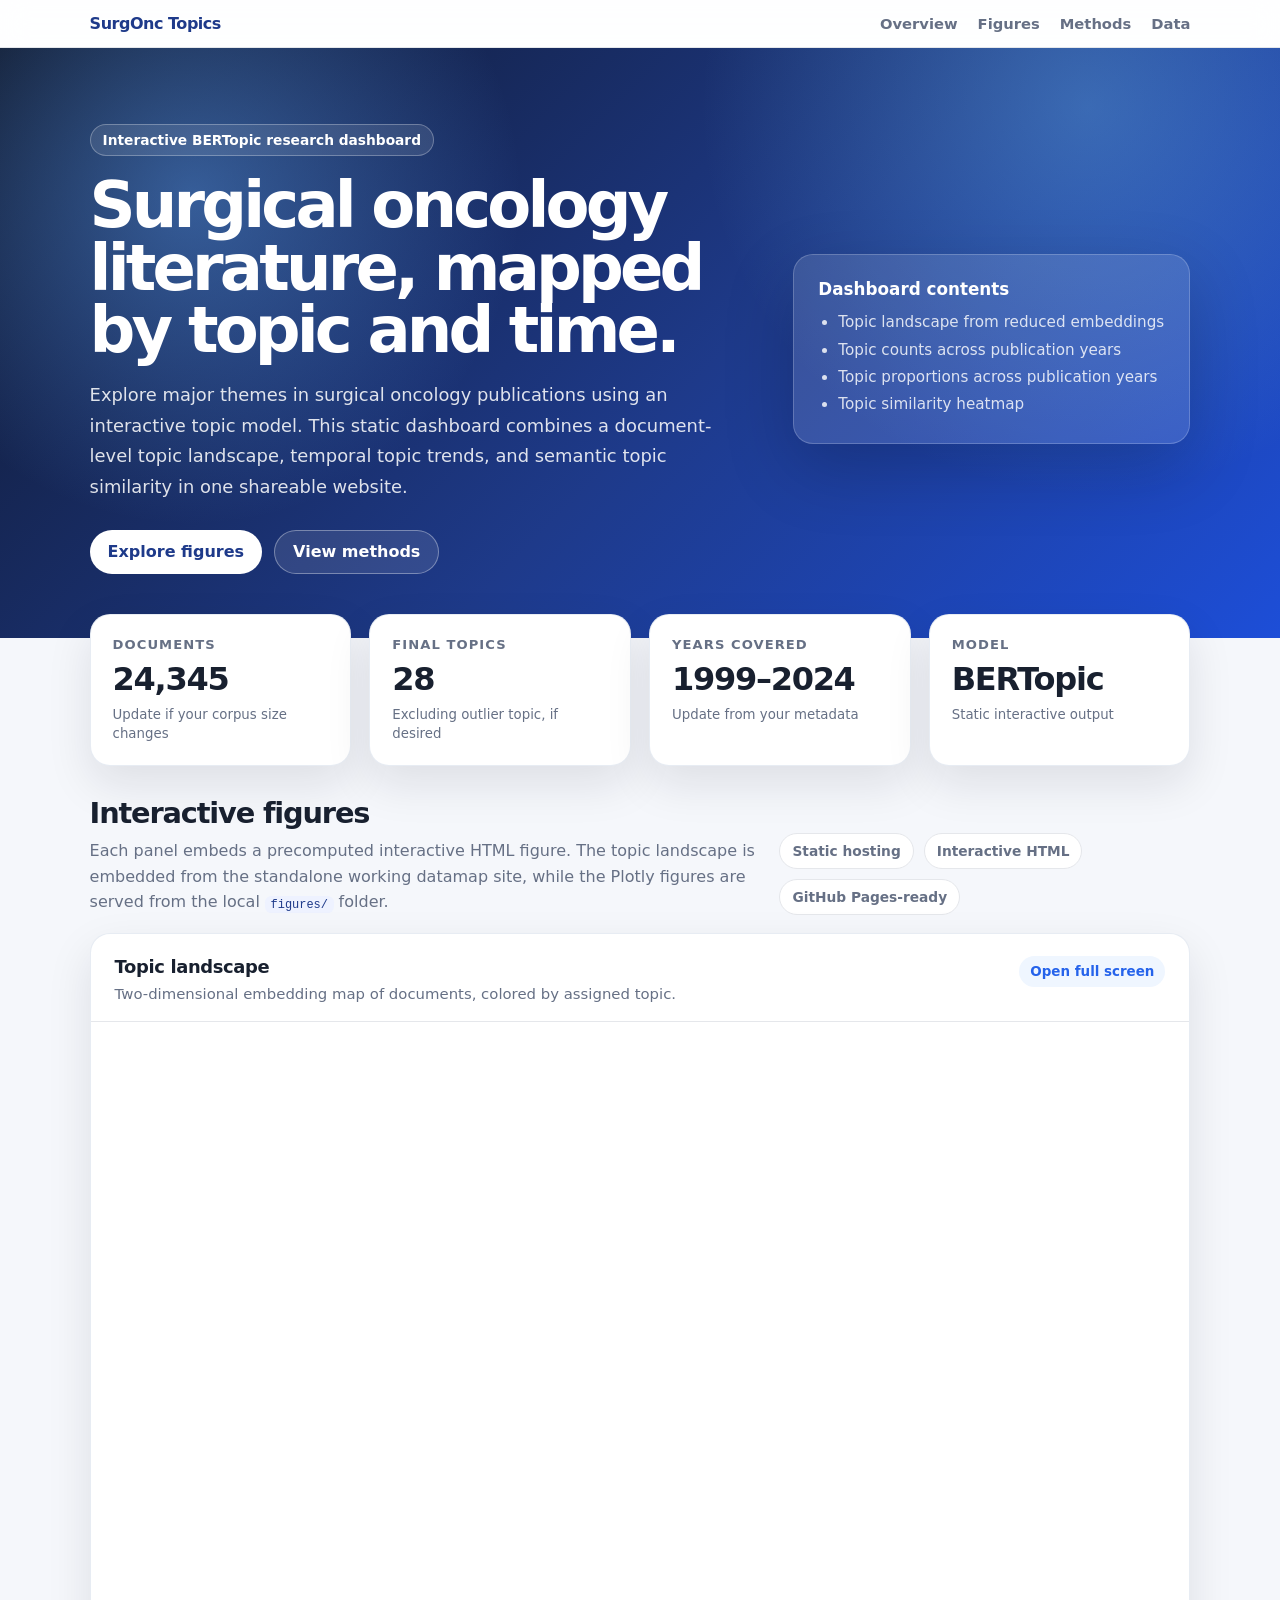
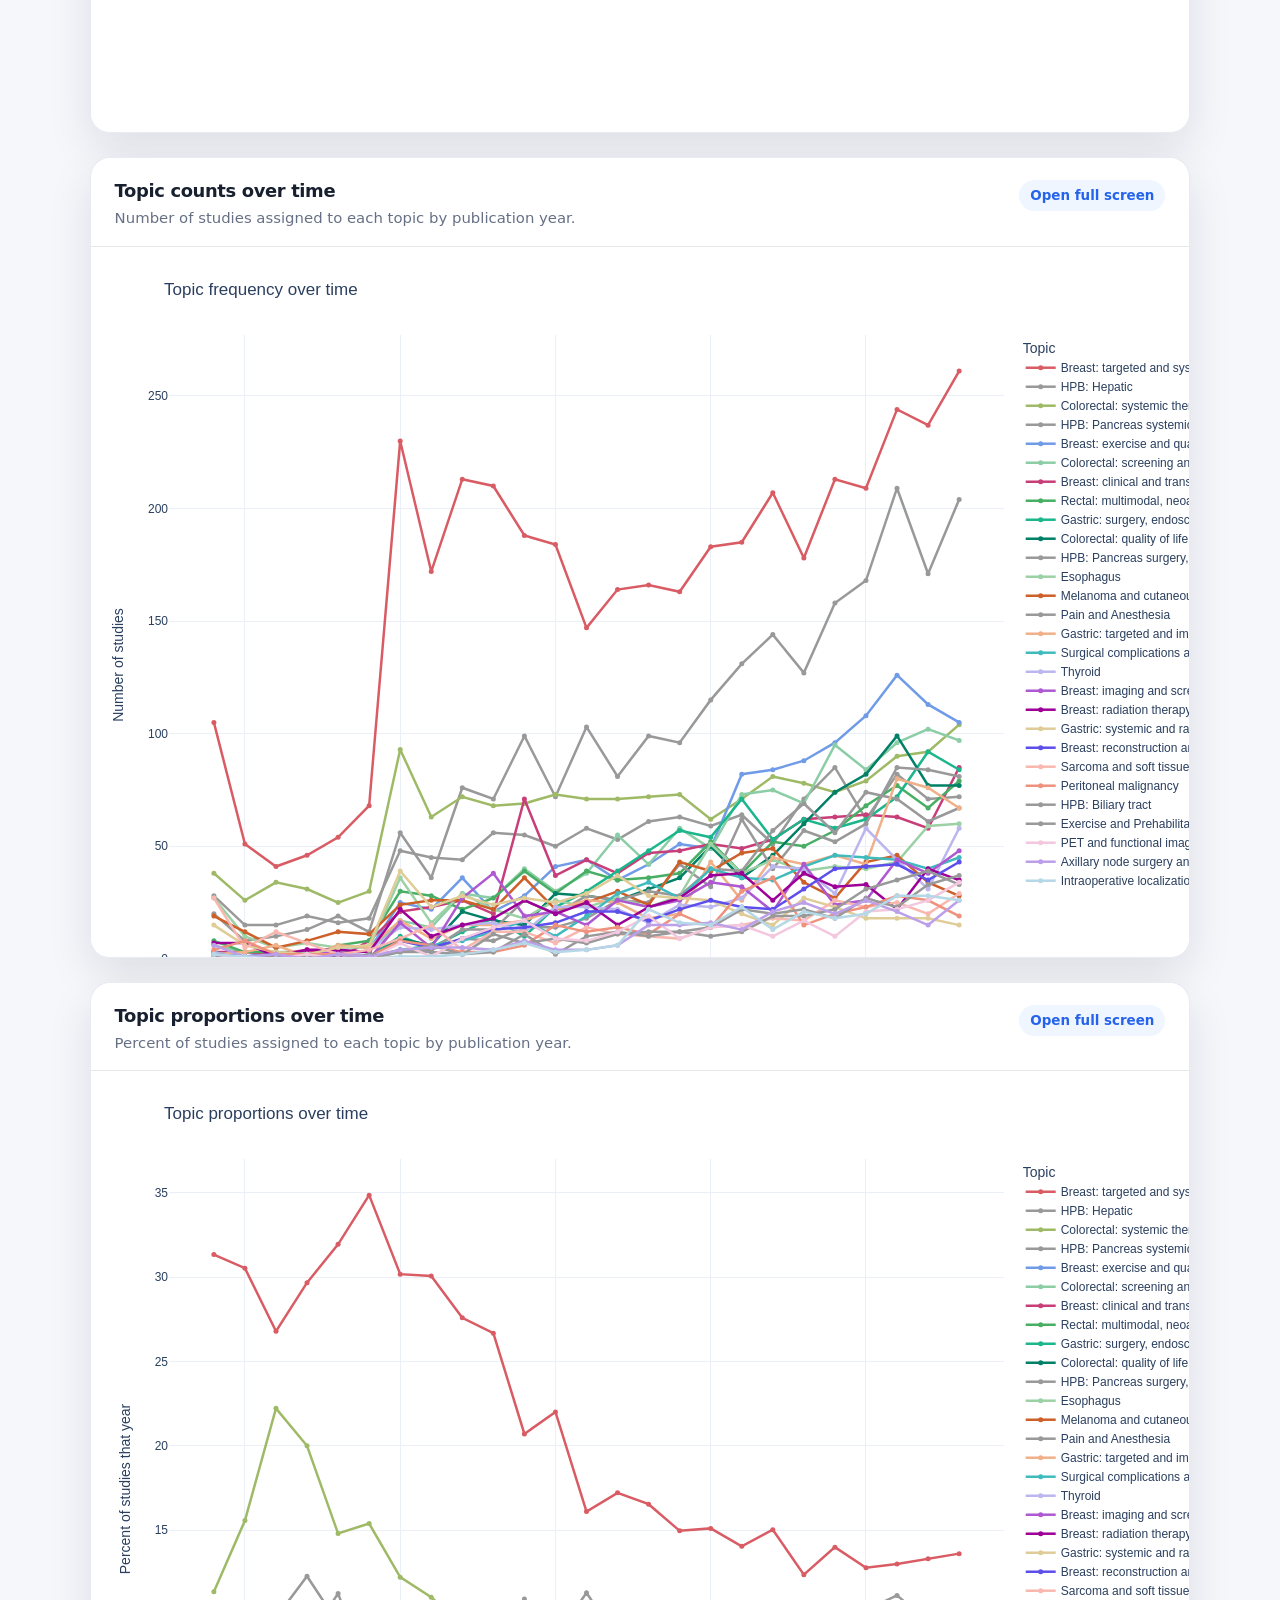
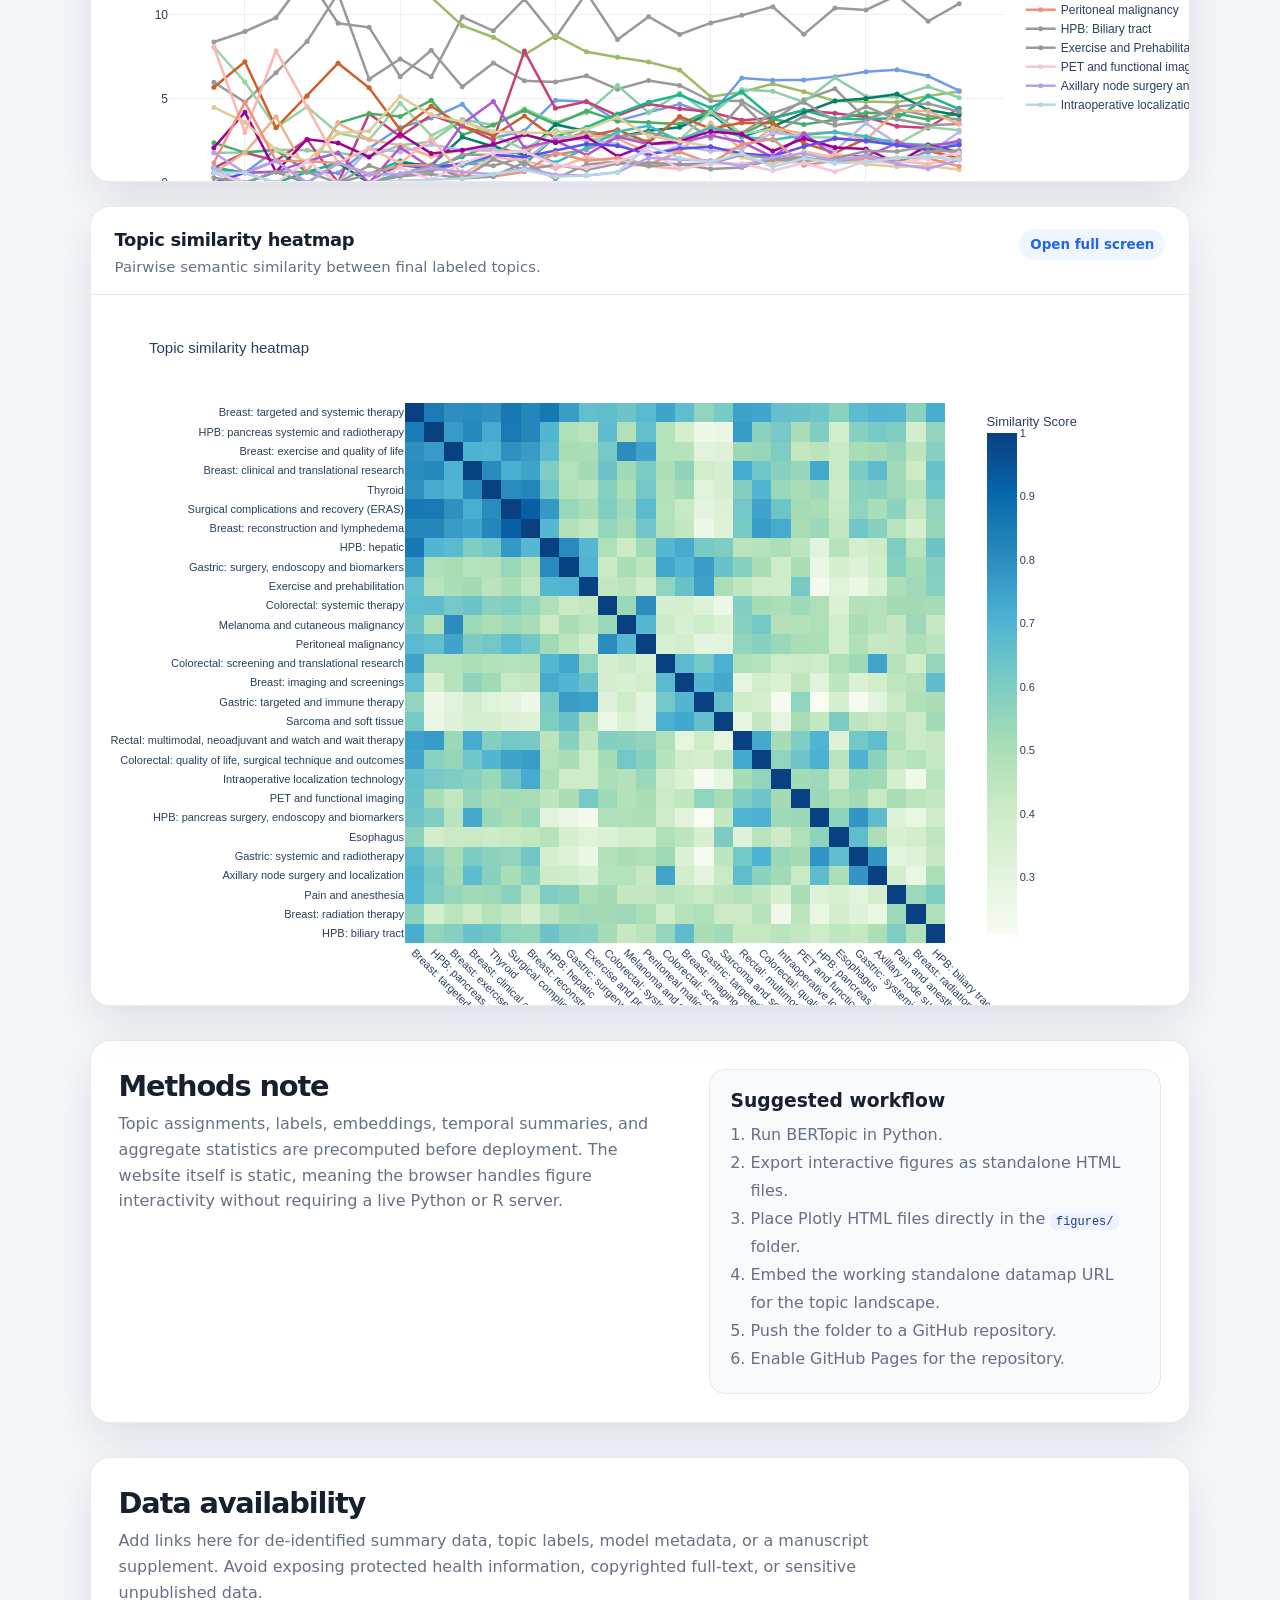
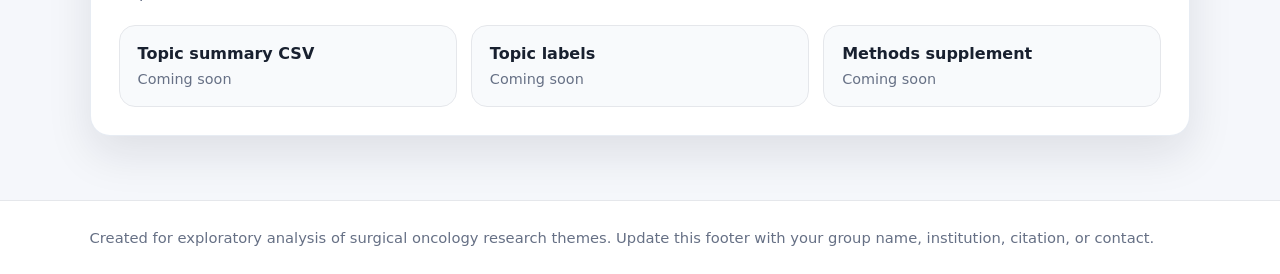
<file: docs/index.html>
<!DOCTYPE html>
<html lang="en">
<head>
  <meta charset="UTF-8" />
  <meta name="viewport" content="width=device-width, initial-scale=1.0" />

  <title>Surgical Oncology Topic Modeling Dashboard</title>
  <meta
    name="description"
    content="Interactive static dashboard for exploring surgical oncology topic modeling results."
  />

  <link rel="stylesheet" href="styles.css" />
</head>

<body>
  <nav class="topbar" aria-label="Main navigation">
    <a class="brand" href="#overview">SurgOnc Topics</a>

    <button class="nav-toggle" id="navToggle" aria-label="Toggle navigation">
      ☰
    </button>

    <div class="nav" id="navMenu">
      <a href="#overview">Overview</a>
      <a href="#figures">Figures</a>
      <a href="#methods">Methods</a>
      <a href="#download">Data</a>
    </div>
  </nav>

  <header class="hero" id="overview">
    <div class="hero-grid">
      <div>
        <div class="kicker">Interactive BERTopic research dashboard</div>

        <h1>Surgical oncology literature, mapped by topic and time.</h1>

        <p>
          Explore major themes in surgical oncology publications using an
          interactive topic model. This static dashboard combines a document-level
          topic landscape, temporal topic trends, and semantic topic similarity
          in one shareable website.
        </p>

        <div class="hero-actions">
          <a class="button primary" href="#figures">Explore figures</a>
          <a class="button secondary" href="#methods">View methods</a>
        </div>
      </div>

      <aside class="hero-note" aria-label="Dashboard contents">
        <h3>Dashboard contents</h3>
        <ul>
          <li>Topic landscape from reduced embeddings</li>
          <li>Topic counts across publication years</li>
          <li>Topic proportions across publication years</li>
          <li>Topic similarity heatmap</li>
        </ul>
      </aside>
    </div>
  </header>

  <main>
    <section class="metrics" aria-label="Dashboard summary metrics">
      <article class="metric">
        <span>Documents</span>
        <strong>24,345</strong>
        <small>Update if your corpus size changes</small>
      </article>

      <article class="metric">
        <span>Final topics</span>
        <strong>28</strong>
        <small>Excluding outlier topic, if desired</small>
      </article>

      <article class="metric">
        <span>Years covered</span>
        <strong>1999–2024</strong>
        <small>Update from your metadata</small>
      </article>

      <article class="metric">
        <span>Model</span>
        <strong>BERTopic</strong>
        <small>Static interactive output</small>
      </article>
    </section>

    <section class="section-head" id="figures">
      <div>
        <h2>Interactive figures</h2>
        <p>
          Each panel embeds a precomputed interactive HTML figure. The topic
          landscape is embedded from the standalone working datamap site, while
          the Plotly figures are served from the local <code>figures/</code>
          folder.
        </p>
      </div>

      <div class="pill-row" aria-label="Dashboard tags">
        <span class="pill">Static hosting</span>
        <span class="pill">Interactive HTML</span>
        <span class="pill">GitHub Pages-ready</span>
      </div>
    </section>

    <section class="dashboard-grid">

      <article class="card wide">
        <div class="card-header">
          <div>
            <h3>Topic landscape</h3>
            <p>
              Two-dimensional embedding map of documents, colored by assigned
              topic.
            </p>
          </div>
          <a
            class="open-link"
            href="https://skubleny.github.io/BERTopic_Surg_Onc/"
            target="_blank"
            rel="noopener"
          >
            Open full screen
          </a>
        </div>

        <iframe
          class="figure-frame large"
          src="https://skubleny.github.io/BERTopic_Surg_Onc/"
          title="Topic landscape interactive figure"
          loading="lazy"
        ></iframe>
      </article>

      <article class="card wide">
        <div class="card-header">
          <div>
            <h3>Topic counts over time</h3>
            <p>
              Number of studies assigned to each topic by publication year.
            </p>
          </div>
          <a
            class="open-link"
            href="figures/topic_counts_over_time_hover_highlight.html"
            target="_blank"
            rel="noopener"
          >
            Open full screen
          </a>
        </div>

        <iframe
          class="figure-frame large"
          src="figures/topic_counts_over_time_hover_highlight.html"
          title="Topic counts over time interactive figure"
          loading="lazy"
        ></iframe>
      </article>

      <article class="card wide">
        <div class="card-header">
          <div>
            <h3>Topic proportions over time</h3>
            <p>
              Percent of studies assigned to each topic by publication year.
            </p>
          </div>
          <a
            class="open-link"
            href="figures/topic_proportions_over_time_hover_highlight.html"
            target="_blank"
            rel="noopener"
          >
            Open full screen
          </a>
        </div>

        <iframe
          class="figure-frame large"
          src="figures/topic_proportions_over_time_hover_highlight.html"
          title="Topic proportions over time interactive figure"
          loading="lazy"
        ></iframe>
      </article>

      <article class="card wide">
        <div class="card-header">
          <div>
            <h3>Topic similarity heatmap</h3>
            <p>
              Pairwise semantic similarity between final labeled topics.
            </p>
          </div>
          <a
            class="open-link"
            href="figures/topic_similarity_heatmap_all_topics_clustered.html"
            target="_blank"
            rel="noopener"
          >
            Open full screen
          </a>
        </div>

        <iframe
          class="figure-frame large heatmap"
          src="figures/topic_similarity_heatmap_all_topics_clustered.html"
          title="Topic similarity heatmap interactive figure"
          loading="lazy"
        ></iframe>
      </article>

    </section>

    <section class="methods" id="methods">
      <div>
        <h2>Methods note</h2>
        <p>
          Topic assignments, labels, embeddings, temporal summaries, and
          aggregate statistics are precomputed before deployment. The website
          itself is static, meaning the browser handles figure interactivity
          without requiring a live Python or R server.
        </p>
      </div>

      <div class="methods-card">
        <h3>Suggested workflow</h3>
        <ol>
          <li>Run BERTopic in Python.</li>
          <li>Export interactive figures as standalone HTML files.</li>
          <li>Place Plotly HTML files directly in the <code>figures/</code> folder.</li>
          <li>Embed the working standalone datamap URL for the topic landscape.</li>
          <li>Push the folder to a GitHub repository.</li>
          <li>Enable GitHub Pages for the repository.</li>
        </ol>
      </div>
    </section>

    <section class="download" id="download">
      <h2>Data availability</h2>
      <p>
        Add links here for de-identified summary data, topic labels, model
        metadata, or a manuscript supplement. Avoid exposing protected health
        information, copyrighted full-text, or sensitive unpublished data.
      </p>

      <div class="download-grid">
        <a class="download-card" href="#" aria-disabled="true">
          <strong>Topic summary CSV</strong>
          <span>Coming soon</span>
        </a>

        <a class="download-card" href="#" aria-disabled="true">
          <strong>Topic labels</strong>
          <span>Coming soon</span>
        </a>

        <a class="download-card" href="#" aria-disabled="true">
          <strong>Methods supplement</strong>
          <span>Coming soon</span>
        </a>
      </div>
    </section>
  </main>

  <footer>
    <p>
      Created for exploratory analysis of surgical oncology research themes.
      Update this footer with your group name, institution, citation, or contact.
    </p>
  </footer>

  <script src="script.js"></script>
</body>
</html>
</file>
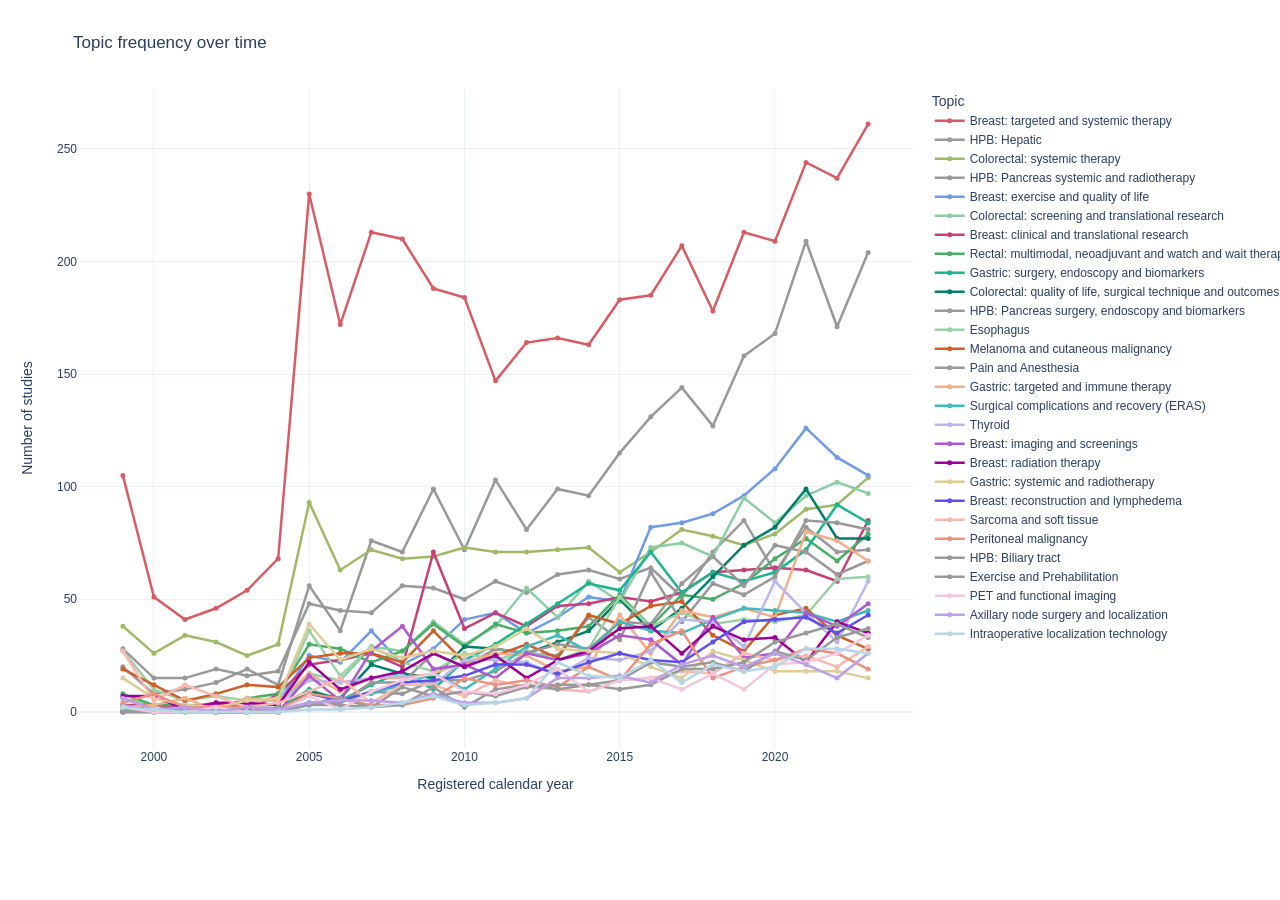
<file: docs/figures/topic_counts_over_time_hover_highlight.html>
<html>
<head><meta charset="utf-8" /></head>
<body>
    <div>                        <script type="text/javascript">window.PlotlyConfig = {MathJaxConfig: 'local'};</script>
        <script charset="utf-8" src="https://cdn.plot.ly/plotly-2.32.0.min.js"></script>                <div id="567f8047-6f5e-4df0-9207-65aee678bf3e" class="plotly-graph-div" style="height:800px; width:1300px;"></div>            <script type="text/javascript">                                    window.PLOTLYENV=window.PLOTLYENV || {};                                    if (document.getElementById("567f8047-6f5e-4df0-9207-65aee678bf3e")) {                    Plotly.newPlot(                        "567f8047-6f5e-4df0-9207-65aee678bf3e",                        [{"customdata":[[105.0,335.0,31.343283582089555],[51.0,167.0,30.538922155688624],[41.0,153.0,26.797385620915033],[46.0,155.0,29.677419354838708],[54.0,169.0,31.952662721893493],[68.0,195.0,34.87179487179487],[230.0,762.0,30.183727034120732],[172.0,572.0,30.069930069930066],[213.0,772.0,27.590673575129532],[210.0,787.0,26.683608640406607],[188.0,908.0,20.704845814977972],[184.0,836.0,22.00956937799043],[147.0,913.0,16.10076670317634],[164.0,953.0,17.20881427072403],[166.0,1004.0,16.533864541832667],[163.0,1090.0,14.954128440366974],[183.0,1212.0,15.099009900990099],[185.0,1318.0,14.036418816388469],[207.0,1378.0,15.021770682148041],[178.0,1441.0,12.352532963219986],[213.0,1523.0,13.985554826001312],[209.0,1637.0,12.767257177764202],[244.0,1879.0,12.985630654603513],[237.0,1783.0,13.292204150308468],[261.0,1919.0,13.600833767587284]],"hovertemplate":"\u003cb\u003e%{fullData.name}\u003c\u002fb\u003e\u003cbr\u003eYear: %{x}\u003cbr\u003eNumber of studies: %{y:.2f}\u003cbr\u003eStudies in topic: %{customdata[0]}\u003cbr\u003eTotal studies that year: %{customdata[1]}\u003cbr\u003eYearly proportion: %{customdata[2]:.2f}%\u003cextra\u003e\u003c\u002fextra\u003e","line":{"color":"#d95c64","width":2.5},"marker":{"color":"#d95c64","line":{"width":0},"size":5},"mode":"lines+markers","name":"Breast: targeted and systemic therapy","x":[1999,2000,2001,2002,2003,2004,2005,2006,2007,2008,2009,2010,2011,2012,2013,2014,2015,2016,2017,2018,2019,2020,2021,2022,2023],"y":[105,51,41,46,54,68,230,172,213,210,188,184,147,164,166,163,183,185,207,178,213,209,244,237,261],"type":"scatter"},{"customdata":[[20.0,335.0,5.970149253731343],[8.0,167.0,4.790419161676647],[10.0,153.0,6.535947712418301],[13.0,155.0,8.38709677419355],[19.0,169.0,11.242603550295858],[12.0,195.0,6.153846153846154],[56.0,762.0,7.349081364829396],[36.0,572.0,6.293706293706294],[76.0,772.0,9.844559585492227],[71.0,787.0,9.021601016518424],[99.0,908.0,10.90308370044053],[72.0,836.0,8.61244019138756],[103.0,913.0,11.281489594742606],[81.0,953.0,8.499475341028331],[99.0,1004.0,9.860557768924302],[96.0,1090.0,8.807339449541285],[115.0,1212.0,9.488448844884488],[131.0,1318.0,9.939301972685888],[144.0,1378.0,10.449927431059507],[127.0,1441.0,8.813324080499653],[158.0,1523.0,10.374261326329613],[168.0,1637.0,10.262675626145388],[209.0,1879.0,11.122937732836617],[171.0,1783.0,9.590577678070668],[204.0,1919.0,10.630536737884315]],"hovertemplate":"\u003cb\u003e%{fullData.name}\u003c\u002fb\u003e\u003cbr\u003eYear: %{x}\u003cbr\u003eNumber of studies: %{y:.2f}\u003cbr\u003eStudies in topic: %{customdata[0]}\u003cbr\u003eTotal studies that year: %{customdata[1]}\u003cbr\u003eYearly proportion: %{customdata[2]:.2f}%\u003cextra\u003e\u003c\u002fextra\u003e","line":{"color":"#999999","width":2.5},"marker":{"color":"#999999","line":{"width":0},"size":5},"mode":"lines+markers","name":"HPB: Hepatic","x":[1999,2000,2001,2002,2003,2004,2005,2006,2007,2008,2009,2010,2011,2012,2013,2014,2015,2016,2017,2018,2019,2020,2021,2022,2023],"y":[20,8,10,13,19,12,56,36,76,71,99,72,103,81,99,96,115,131,144,127,158,168,209,171,204],"type":"scatter"},{"customdata":[[38.0,335.0,11.343283582089553],[26.0,167.0,15.568862275449103],[34.0,153.0,22.22222222222222],[31.0,155.0,20.0],[25.0,169.0,14.792899408284024],[30.0,195.0,15.384615384615385],[93.0,762.0,12.204724409448819],[63.0,572.0,11.013986013986015],[72.0,772.0,9.32642487046632],[68.0,787.0,8.640406607369759],[69.0,908.0,7.599118942731277],[73.0,836.0,8.732057416267942],[71.0,913.0,7.776560788608982],[71.0,953.0,7.450157397691501],[72.0,1004.0,7.171314741035857],[73.0,1090.0,6.697247706422019],[62.0,1212.0,5.115511551155116],[71.0,1318.0,5.3869499241274665],[81.0,1378.0,5.878084179970973],[78.0,1441.0,5.41290770298404],[74.0,1523.0,4.858831254103743],[79.0,1637.0,4.825901038485034],[90.0,1879.0,4.789781798829164],[92.0,1783.0,5.159842961301178],[104.0,1919.0,5.419489317352788]],"hovertemplate":"\u003cb\u003e%{fullData.name}\u003c\u002fb\u003e\u003cbr\u003eYear: %{x}\u003cbr\u003eNumber of studies: %{y:.2f}\u003cbr\u003eStudies in topic: %{customdata[0]}\u003cbr\u003eTotal studies that year: %{customdata[1]}\u003cbr\u003eYearly proportion: %{customdata[2]:.2f}%\u003cextra\u003e\u003c\u002fextra\u003e","line":{"color":"#9fba66","width":2.5},"marker":{"color":"#9fba66","line":{"width":0},"size":5},"mode":"lines+markers","name":"Colorectal: systemic therapy","x":[1999,2000,2001,2002,2003,2004,2005,2006,2007,2008,2009,2010,2011,2012,2013,2014,2015,2016,2017,2018,2019,2020,2021,2022,2023],"y":[38,26,34,31,25,30,93,63,72,68,69,73,71,71,72,73,62,71,81,78,74,79,90,92,104],"type":"scatter"},{"customdata":[[28.0,335.0,8.358208955223882],[15.0,167.0,8.982035928143713],[15.0,153.0,9.803921568627452],[19.0,155.0,12.258064516129032],[16.0,169.0,9.467455621301776],[18.0,195.0,9.230769230769232],[48.0,762.0,6.299212598425196],[45.0,572.0,7.8671328671328675],[44.0,772.0,5.699481865284974],[56.0,787.0,7.115628970775095],[55.0,908.0,6.057268722466961],[50.0,836.0,5.980861244019139],[58.0,913.0,6.352683461117197],[53.0,953.0,5.561385099685205],[61.0,1004.0,6.075697211155378],[63.0,1090.0,5.779816513761468],[59.0,1212.0,4.867986798679868],[64.0,1318.0,4.855842185128983],[51.0,1378.0,3.7010159651669086],[71.0,1441.0,4.9271339347675225],[85.0,1523.0,5.581089954038083],[62.0,1637.0,3.7874160048869885],[82.0,1879.0,4.364023416711016],[71.0,1783.0,3.9820527201346048],[72.0,1919.0,3.7519541427826995]],"hovertemplate":"\u003cb\u003e%{fullData.name}\u003c\u002fb\u003e\u003cbr\u003eYear: %{x}\u003cbr\u003eNumber of studies: %{y:.2f}\u003cbr\u003eStudies in topic: %{customdata[0]}\u003cbr\u003eTotal studies that year: %{customdata[1]}\u003cbr\u003eYearly proportion: %{customdata[2]:.2f}%\u003cextra\u003e\u003c\u002fextra\u003e","line":{"color":"#999999","width":2.5},"marker":{"color":"#999999","line":{"width":0},"size":5},"mode":"lines+markers","name":"HPB: Pancreas systemic and radiotherapy","x":[1999,2000,2001,2002,2003,2004,2005,2006,2007,2008,2009,2010,2011,2012,2013,2014,2015,2016,2017,2018,2019,2020,2021,2022,2023],"y":[28,15,15,19,16,18,48,45,44,56,55,50,58,53,61,63,59,64,51,71,85,62,82,71,72],"type":"scatter"},{"customdata":[[3.0,335.0,0.8955223880597015],[1.0,167.0,0.5988023952095809],[3.0,153.0,1.9607843137254901],[1.0,155.0,0.6451612903225806],[1.0,169.0,0.591715976331361],[4.0,195.0,2.051282051282051],[25.0,762.0,3.2808398950131235],[22.0,572.0,3.8461538461538463],[36.0,772.0,4.66321243523316],[21.0,787.0,2.6683608640406606],[28.0,908.0,3.0837004405286343],[41.0,836.0,4.904306220095694],[44.0,913.0,4.819277108433735],[35.0,953.0,3.6726128016789086],[42.0,1004.0,4.183266932270916],[51.0,1090.0,4.678899082568807],[49.0,1212.0,4.042904290429043],[82.0,1318.0,6.22154779969651],[84.0,1378.0,6.095791001451379],[88.0,1441.0,6.106870229007633],[96.0,1523.0,6.303348653972423],[108.0,1637.0,6.597434331093463],[126.0,1879.0,6.70569451836083],[113.0,1783.0,6.33763320246775],[105.0,1919.0,5.471599791558103]],"hovertemplate":"\u003cb\u003e%{fullData.name}\u003c\u002fb\u003e\u003cbr\u003eYear: %{x}\u003cbr\u003eNumber of studies: %{y:.2f}\u003cbr\u003eStudies in topic: %{customdata[0]}\u003cbr\u003eTotal studies that year: %{customdata[1]}\u003cbr\u003eYearly proportion: %{customdata[2]:.2f}%\u003cextra\u003e\u003c\u002fextra\u003e","line":{"color":"#709be7","width":2.5},"marker":{"color":"#709be7","line":{"width":0},"size":5},"mode":"lines+markers","name":"Breast: exercise and quality of life","x":[1999,2000,2001,2002,2003,2004,2005,2006,2007,2008,2009,2010,2011,2012,2013,2014,2015,2016,2017,2018,2019,2020,2021,2022,2023],"y":[3,1,3,1,1,4,25,22,36,21,28,41,44,35,42,51,49,82,84,88,96,108,126,113,105],"type":"scatter"},{"customdata":[[6.0,335.0,1.791044776119403],[3.0,167.0,1.7964071856287425],[3.0,153.0,1.9607843137254901],[3.0,155.0,1.935483870967742],[3.0,169.0,1.7751479289940828],[3.0,195.0,1.5384615384615385],[17.0,762.0,2.2309711286089238],[14.0,572.0,2.4475524475524475],[29.0,772.0,3.756476683937824],[27.0,787.0,3.430749682337993],[40.0,908.0,4.405286343612335],[30.0,836.0,3.588516746411483],[38.0,913.0,4.16210295728368],[55.0,953.0,5.771248688352571],[42.0,1004.0,4.183266932270916],[58.0,1090.0,5.321100917431193],[49.0,1212.0,4.042904290429043],[73.0,1318.0,5.538694992412747],[75.0,1378.0,5.44267053701016],[69.0,1441.0,4.788341429562804],[95.0,1523.0,6.23768877216021],[84.0,1637.0,5.131337813072694],[96.0,1879.0,5.109100585417775],[102.0,1783.0,5.720695457094784],[97.0,1919.0,5.054715997915581]],"hovertemplate":"\u003cb\u003e%{fullData.name}\u003c\u002fb\u003e\u003cbr\u003eYear: %{x}\u003cbr\u003eNumber of studies: %{y:.2f}\u003cbr\u003eStudies in topic: %{customdata[0]}\u003cbr\u003eTotal studies that year: %{customdata[1]}\u003cbr\u003eYearly proportion: %{customdata[2]:.2f}%\u003cextra\u003e\u003c\u002fextra\u003e","line":{"color":"#8bcea6","width":2.5},"marker":{"color":"#8bcea6","line":{"width":0},"size":5},"mode":"lines+markers","name":"Colorectal: screening and translational research","x":[1999,2000,2001,2002,2003,2004,2005,2006,2007,2008,2009,2010,2011,2012,2013,2014,2015,2016,2017,2018,2019,2020,2021,2022,2023],"y":[6,3,3,3,3,3,17,14,29,27,40,30,38,55,42,58,49,73,75,69,95,84,96,102,97],"type":"scatter"},{"customdata":[[3.0,335.0,0.8955223880597015],[3.0,167.0,1.7964071856287425],[2.0,153.0,1.3071895424836601],[4.0,155.0,2.5806451612903225],[0.0,169.0,0.0],[8.0,195.0,4.102564102564102],[21.0,762.0,2.7559055118110236],[23.0,572.0,4.020979020979021],[26.0,772.0,3.3678756476683938],[20.0,787.0,2.5412960609911055],[71.0,908.0,7.819383259911894],[37.0,836.0,4.425837320574163],[44.0,913.0,4.819277108433735],[38.0,953.0,3.987408184679958],[47.0,1004.0,4.681274900398407],[48.0,1090.0,4.4036697247706424],[51.0,1212.0,4.207920792079208],[49.0,1318.0,3.7177541729893777],[53.0,1378.0,3.8461538461538463],[62.0,1441.0,4.302567661346287],[63.0,1523.0,4.136572554169402],[64.0,1637.0,3.9095907147220528],[63.0,1879.0,3.352847259180415],[58.0,1783.0,3.252944475602917],[85.0,1919.0,4.429390307451798]],"hovertemplate":"\u003cb\u003e%{fullData.name}\u003c\u002fb\u003e\u003cbr\u003eYear: %{x}\u003cbr\u003eNumber of studies: %{y:.2f}\u003cbr\u003eStudies in topic: %{customdata[0]}\u003cbr\u003eTotal studies that year: %{customdata[1]}\u003cbr\u003eYearly proportion: %{customdata[2]:.2f}%\u003cextra\u003e\u003c\u002fextra\u003e","line":{"color":"#c83e78","width":2.5},"marker":{"color":"#c83e78","line":{"width":0},"size":5},"mode":"lines+markers","name":"Breast: clinical and translational research","x":[1999,2000,2001,2002,2003,2004,2005,2006,2007,2008,2009,2010,2011,2012,2013,2014,2015,2016,2017,2018,2019,2020,2021,2022,2023],"y":[3,3,2,4,0,8,21,23,26,20,71,37,44,38,47,48,51,49,53,62,63,64,63,58,85],"type":"scatter"},{"customdata":[[8.0,335.0,2.3880597014925375],[3.0,167.0,1.7964071856287425],[3.0,153.0,1.9607843137254901],[1.0,155.0,0.6451612903225806],[6.0,169.0,3.5502958579881656],[8.0,195.0,4.102564102564102],[30.0,762.0,3.937007874015748],[28.0,572.0,4.895104895104895],[22.0,772.0,2.849740932642487],[27.0,787.0,3.430749682337993],[39.0,908.0,4.295154185022026],[29.0,836.0,3.4688995215311005],[39.0,913.0,4.271631982475356],[35.0,953.0,3.6726128016789086],[36.0,1004.0,3.5856573705179287],[38.0,1090.0,3.486238532110092],[52.0,1212.0,4.29042904290429],[38.0,1318.0,2.8831562974203337],[52.0,1378.0,3.7735849056603774],[50.0,1441.0,3.4698126301179735],[57.0,1523.0,3.742613263296126],[68.0,1637.0,4.153940134392181],[77.0,1879.0,4.0979244278871745],[67.0,1783.0,3.757711721817162],[79.0,1919.0,4.116727462219906]],"hovertemplate":"\u003cb\u003e%{fullData.name}\u003c\u002fb\u003e\u003cbr\u003eYear: %{x}\u003cbr\u003eNumber of studies: %{y:.2f}\u003cbr\u003eStudies in topic: %{customdata[0]}\u003cbr\u003eTotal studies that year: %{customdata[1]}\u003cbr\u003eYearly proportion: %{customdata[2]:.2f}%\u003cextra\u003e\u003c\u002fextra\u003e","line":{"color":"#47ae63","width":2.5},"marker":{"color":"#47ae63","line":{"width":0},"size":5},"mode":"lines+markers","name":"Rectal: multimodal, neoadjuvant and watch and wait therapy","x":[1999,2000,2001,2002,2003,2004,2005,2006,2007,2008,2009,2010,2011,2012,2013,2014,2015,2016,2017,2018,2019,2020,2021,2022,2023],"y":[8,3,3,1,6,8,30,28,22,27,39,29,39,35,36,38,52,38,52,50,57,68,77,67,79],"type":"scatter"},{"customdata":[[3.0,335.0,0.8955223880597015],[1.0,167.0,0.5988023952095809],[0.0,153.0,0.0],[1.0,155.0,0.6451612903225806],[2.0,169.0,1.183431952662722],[1.0,195.0,0.5128205128205128],[10.0,762.0,1.3123359580052494],[5.0,572.0,0.8741258741258742],[12.0,772.0,1.5544041450777202],[18.0,787.0,2.2871664548919948],[10.0,908.0,1.1013215859030838],[23.0,836.0,2.751196172248804],[30.0,913.0,3.285870755750274],[39.0,953.0,4.092339979013642],[48.0,1004.0,4.780876494023905],[57.0,1090.0,5.229357798165138],[54.0,1212.0,4.455445544554455],[71.0,1318.0,5.3869499241274665],[53.0,1378.0,3.8461538461538463],[62.0,1441.0,4.302567661346287],[58.0,1523.0,3.808273145108339],[62.0,1637.0,3.7874160048869885],[72.0,1879.0,3.8318254390633313],[92.0,1783.0,5.159842961301178],[84.0,1919.0,4.377279833246483]],"hovertemplate":"\u003cb\u003e%{fullData.name}\u003c\u002fb\u003e\u003cbr\u003eYear: %{x}\u003cbr\u003eNumber of studies: %{y:.2f}\u003cbr\u003eStudies in topic: %{customdata[0]}\u003cbr\u003eTotal studies that year: %{customdata[1]}\u003cbr\u003eYearly proportion: %{customdata[2]:.2f}%\u003cextra\u003e\u003c\u002fextra\u003e","line":{"color":"#1cb68c","width":2.5},"marker":{"color":"#1cb68c","line":{"width":0},"size":5},"mode":"lines+markers","name":"Gastric: surgery, endoscopy and biomarkers","x":[1999,2000,2001,2002,2003,2004,2005,2006,2007,2008,2009,2010,2011,2012,2013,2014,2015,2016,2017,2018,2019,2020,2021,2022,2023],"y":[3,1,0,1,2,1,10,5,12,18,10,23,30,39,48,57,54,71,53,62,58,62,72,92,84],"type":"scatter"},{"customdata":[[2.0,335.0,0.5970149253731344],[0.0,167.0,0.0],[1.0,153.0,0.6535947712418301],[0.0,155.0,0.0],[2.0,169.0,1.183431952662722],[0.0,195.0,0.0],[9.0,762.0,1.1811023622047243],[6.0,572.0,1.048951048951049],[21.0,772.0,2.7202072538860103],[17.0,787.0,2.1601016518424396],[15.0,908.0,1.6519823788546255],[29.0,836.0,3.4688995215311005],[28.0,913.0,3.0668127053669223],[26.0,953.0,2.728226652675761],[31.0,1004.0,3.087649402390438],[36.0,1090.0,3.302752293577982],[50.0,1212.0,4.125412541254125],[36.0,1318.0,2.731411229135053],[46.0,1378.0,3.3381712626995643],[60.0,1441.0,4.163775156141568],[74.0,1523.0,4.858831254103743],[82.0,1637.0,5.00916310323763],[99.0,1879.0,5.2687599787120805],[77.0,1783.0,4.318564217610768],[77.0,1919.0,4.012506513809275]],"hovertemplate":"\u003cb\u003e%{fullData.name}\u003c\u002fb\u003e\u003cbr\u003eYear: %{x}\u003cbr\u003eNumber of studies: %{y:.2f}\u003cbr\u003eStudies in topic: %{customdata[0]}\u003cbr\u003eTotal studies that year: %{customdata[1]}\u003cbr\u003eYearly proportion: %{customdata[2]:.2f}%\u003cextra\u003e\u003c\u002fextra\u003e","line":{"color":"#008067","width":2.5},"marker":{"color":"#008067","line":{"width":0},"size":5},"mode":"lines+markers","name":"Colorectal: quality of life, surgical technique and outcomes","x":[1999,2000,2001,2002,2003,2004,2005,2006,2007,2008,2009,2010,2011,2012,2013,2014,2015,2016,2017,2018,2019,2020,2021,2022,2023],"y":[2,0,1,0,2,0,9,6,21,17,15,29,28,26,31,36,50,36,46,60,74,82,99,77,77],"type":"scatter"},{"customdata":[[2.0,335.0,0.5970149253731344],[1.0,167.0,0.5988023952095809],[1.0,153.0,0.6535947712418301],[0.0,155.0,0.0],[0.0,169.0,0.0],[1.0,195.0,0.5128205128205128],[4.0,762.0,0.5249343832020997],[4.0,572.0,0.6993006993006993],[13.0,772.0,1.6839378238341969],[13.0,787.0,1.6518424396442184],[26.0,908.0,2.8634361233480177],[20.0,836.0,2.3923444976076556],[28.0,913.0,3.0668127053669223],[26.0,953.0,2.728226652675761],[25.0,1004.0,2.49003984063745],[42.0,1090.0,3.853211009174312],[32.0,1212.0,2.6402640264026402],[62.0,1318.0,4.704097116843703],[40.0,1378.0,2.9027576197387517],[57.0,1441.0,3.95558639833449],[52.0,1523.0,3.4143138542350626],[60.0,1637.0,3.665241295051924],[85.0,1879.0,4.523682810005322],[84.0,1783.0,4.711160964666293],[81.0,1919.0,4.220948410630537]],"hovertemplate":"\u003cb\u003e%{fullData.name}\u003c\u002fb\u003e\u003cbr\u003eYear: %{x}\u003cbr\u003eNumber of studies: %{y:.2f}\u003cbr\u003eStudies in topic: %{customdata[0]}\u003cbr\u003eTotal studies that year: %{customdata[1]}\u003cbr\u003eYearly proportion: %{customdata[2]:.2f}%\u003cextra\u003e\u003c\u002fextra\u003e","line":{"color":"#999999","width":2.5},"marker":{"color":"#999999","line":{"width":0},"size":5},"mode":"lines+markers","name":"HPB: Pancreas surgery, endoscopy and biomarkers","x":[1999,2000,2001,2002,2003,2004,2005,2006,2007,2008,2009,2010,2011,2012,2013,2014,2015,2016,2017,2018,2019,2020,2021,2022,2023],"y":[2,1,1,0,0,1,4,4,13,13,26,20,28,26,25,42,32,62,40,57,52,60,85,84,81],"type":"scatter"},{"customdata":[[27.0,335.0,8.059701492537313],[10.0,167.0,5.9880239520958085],[5.0,153.0,3.2679738562091507],[7.0,155.0,4.516129032258064],[5.0,169.0,2.9585798816568047],[5.0,195.0,2.564102564102564],[36.0,762.0,4.724409448818897],[16.0,572.0,2.797202797202797],[29.0,772.0,3.756476683937824],[22.0,787.0,2.7954256670902162],[18.0,908.0,1.9823788546255507],[26.0,836.0,3.110047846889952],[23.0,913.0,2.5191675794085433],[27.0,953.0,2.8331584470094437],[23.0,1004.0,2.2908366533864544],[28.0,1090.0,2.5688073394495414],[51.0,1212.0,4.207920792079208],[38.0,1318.0,2.8831562974203337],[44.0,1378.0,3.1930333817126266],[39.0,1441.0,2.70645385149202],[41.0,1523.0,2.6920551543007223],[40.0,1637.0,2.443494196701283],[43.0,1879.0,2.2884513038850454],[59.0,1783.0,3.3090297251822767],[60.0,1919.0,3.1266284523189163]],"hovertemplate":"\u003cb\u003e%{fullData.name}\u003c\u002fb\u003e\u003cbr\u003eYear: %{x}\u003cbr\u003eNumber of studies: %{y:.2f}\u003cbr\u003eStudies in topic: %{customdata[0]}\u003cbr\u003eTotal studies that year: %{customdata[1]}\u003cbr\u003eYearly proportion: %{customdata[2]:.2f}%\u003cextra\u003e\u003c\u002fextra\u003e","line":{"color":"#9bd1a5","width":2.5},"marker":{"color":"#9bd1a5","line":{"width":0},"size":5},"mode":"lines+markers","name":"Esophagus","x":[1999,2000,2001,2002,2003,2004,2005,2006,2007,2008,2009,2010,2011,2012,2013,2014,2015,2016,2017,2018,2019,2020,2021,2022,2023],"y":[27,10,5,7,5,5,36,16,29,22,18,26,23,27,23,28,51,38,44,39,41,40,43,59,60],"type":"scatter"},{"customdata":[[19.0,335.0,5.6716417910447765],[12.0,167.0,7.18562874251497],[5.0,153.0,3.2679738562091507],[8.0,155.0,5.161290322580645],[12.0,169.0,7.100591715976331],[11.0,195.0,5.641025641025641],[24.0,762.0,3.149606299212598],[26.0,572.0,4.545454545454546],[26.0,772.0,3.3678756476683938],[22.0,787.0,2.7954256670902162],[36.0,908.0,3.9647577092511015],[22.0,836.0,2.631578947368421],[25.0,913.0,2.7382256297918945],[30.0,953.0,3.147953830010493],[24.0,1004.0,2.3904382470119523],[43.0,1090.0,3.9449541284403673],[39.0,1212.0,3.217821782178218],[47.0,1318.0,3.566009104704097],[49.0,1378.0,3.5558780841799713],[34.0,1441.0,2.359472588480222],[27.0,1523.0,1.772816808929744],[43.0,1637.0,2.626756261453879],[46.0,1879.0,2.4481106971793505],[34.0,1783.0,1.9068984856982614],[28.0,1919.0,1.4590932777488275]],"hovertemplate":"\u003cb\u003e%{fullData.name}\u003c\u002fb\u003e\u003cbr\u003eYear: %{x}\u003cbr\u003eNumber of studies: %{y:.2f}\u003cbr\u003eStudies in topic: %{customdata[0]}\u003cbr\u003eTotal studies that year: %{customdata[1]}\u003cbr\u003eYearly proportion: %{customdata[2]:.2f}%\u003cextra\u003e\u003c\u002fextra\u003e","line":{"color":"#cd5f29","width":2.5},"marker":{"color":"#cd5f29","line":{"width":0},"size":5},"mode":"lines+markers","name":"Melanoma and cutaneous malignancy","x":[1999,2000,2001,2002,2003,2004,2005,2006,2007,2008,2009,2010,2011,2012,2013,2014,2015,2016,2017,2018,2019,2020,2021,2022,2023],"y":[19,12,5,8,12,11,24,26,26,22,36,22,25,30,24,43,39,47,49,34,27,43,46,34,28],"type":"scatter"},{"customdata":[[0.0,335.0,0.0],[0.0,167.0,0.0],[0.0,153.0,0.0],[0.0,155.0,0.0],[0.0,169.0,0.0],[0.0,195.0,0.0],[4.0,762.0,0.5249343832020997],[4.0,572.0,0.6993006993006993],[9.0,772.0,1.16580310880829],[8.0,787.0,1.0165184243964422],[14.0,908.0,1.5418502202643172],[14.0,836.0,1.674641148325359],[18.0,913.0,1.9715224534501645],[26.0,953.0,2.728226652675761],[30.0,1004.0,2.9880478087649402],[28.0,1090.0,2.5688073394495414],[40.0,1212.0,3.3003300330033],[39.0,1318.0,2.959028831562974],[57.0,1378.0,4.136429608127721],[69.0,1441.0,4.788341429562804],[56.0,1523.0,3.6769533814839135],[74.0,1637.0,4.520464263897373],[71.0,1879.0,3.778605641298563],[61.0,1783.0,3.4212002243409985],[67.0,1919.0,3.491401771756123]],"hovertemplate":"\u003cb\u003e%{fullData.name}\u003c\u002fb\u003e\u003cbr\u003eYear: %{x}\u003cbr\u003eNumber of studies: %{y:.2f}\u003cbr\u003eStudies in topic: %{customdata[0]}\u003cbr\u003eTotal studies that year: %{customdata[1]}\u003cbr\u003eYearly proportion: %{customdata[2]:.2f}%\u003cextra\u003e\u003c\u002fextra\u003e","line":{"color":"#999999","width":2.5},"marker":{"color":"#999999","line":{"width":0},"size":5},"mode":"lines+markers","name":"Pain and Anesthesia","x":[1999,2000,2001,2002,2003,2004,2005,2006,2007,2008,2009,2010,2011,2012,2013,2014,2015,2016,2017,2018,2019,2020,2021,2022,2023],"y":[0,0,0,0,0,0,4,4,9,8,14,14,18,26,30,28,40,39,57,69,56,74,71,61,67],"type":"scatter"},{"customdata":[[2.0,335.0,0.5970149253731344],[3.0,167.0,1.7964071856287425],[6.0,153.0,3.9215686274509802],[1.0,155.0,0.6451612903225806],[6.0,169.0,3.5502958579881656],[5.0,195.0,2.564102564102564],[17.0,762.0,2.2309711286089238],[9.0,572.0,1.5734265734265735],[15.0,772.0,1.9430051813471503],[15.0,787.0,1.9059720457433291],[17.0,908.0,1.8722466960352422],[22.0,836.0,2.631578947368421],[26.0,913.0,2.8477546549835706],[25.0,953.0,2.6232948583420774],[18.0,1004.0,1.7928286852589643],[20.0,1090.0,1.834862385321101],[43.0,1212.0,3.5478547854785476],[26.0,1318.0,1.9726858877086493],[45.0,1378.0,3.265602322206096],[42.0,1441.0,2.914642609299098],[46.0,1523.0,3.020354563361786],[42.0,1637.0,2.565668906536347],[80.0,1879.0,4.25758382118148],[76.0,1783.0,4.262478968031408],[67.0,1919.0,3.491401771756123]],"hovertemplate":"\u003cb\u003e%{fullData.name}\u003c\u002fb\u003e\u003cbr\u003eYear: %{x}\u003cbr\u003eNumber of studies: %{y:.2f}\u003cbr\u003eStudies in topic: %{customdata[0]}\u003cbr\u003eTotal studies that year: %{customdata[1]}\u003cbr\u003eYearly proportion: %{customdata[2]:.2f}%\u003cextra\u003e\u003c\u002fextra\u003e","line":{"color":"#f0b089","width":2.5},"marker":{"color":"#f0b089","line":{"width":0},"size":5},"mode":"lines+markers","name":"Gastric: targeted and immune therapy","x":[1999,2000,2001,2002,2003,2004,2005,2006,2007,2008,2009,2010,2011,2012,2013,2014,2015,2016,2017,2018,2019,2020,2021,2022,2023],"y":[2,3,6,1,6,5,17,9,15,15,17,22,26,25,18,20,43,26,45,42,46,42,80,76,67],"type":"scatter"},{"customdata":[[0.0,335.0,0.0],[0.0,167.0,0.0],[0.0,153.0,0.0],[0.0,155.0,0.0],[0.0,169.0,0.0],[0.0,195.0,0.0],[4.0,762.0,0.5249343832020997],[6.0,572.0,1.048951048951049],[8.0,772.0,1.0362694300518136],[12.0,787.0,1.5247776365946633],[17.0,908.0,1.8722466960352422],[10.0,836.0,1.1961722488038278],[19.0,913.0,2.08105147864184],[29.0,953.0,3.04302203567681],[34.0,1004.0,3.386454183266932],[27.0,1090.0,2.4770642201834865],[40.0,1212.0,3.3003300330033],[36.0,1318.0,2.731411229135053],[35.0,1378.0,2.539912917271408],[41.0,1441.0,2.8452463566967383],[46.0,1523.0,3.020354563361786],[45.0,1637.0,2.748930971288943],[44.0,1879.0,2.3416711016498137],[40.0,1783.0,2.243409983174425],[45.0,1919.0,2.344971339239187]],"hovertemplate":"\u003cb\u003e%{fullData.name}\u003c\u002fb\u003e\u003cbr\u003eYear: %{x}\u003cbr\u003eNumber of studies: %{y:.2f}\u003cbr\u003eStudies in topic: %{customdata[0]}\u003cbr\u003eTotal studies that year: %{customdata[1]}\u003cbr\u003eYearly proportion: %{customdata[2]:.2f}%\u003cextra\u003e\u003c\u002fextra\u003e","line":{"color":"#3fbbbe","width":2.5},"marker":{"color":"#3fbbbe","line":{"width":0},"size":5},"mode":"lines+markers","name":"Surgical complications and recovery (ERAS)","x":[1999,2000,2001,2002,2003,2004,2005,2006,2007,2008,2009,2010,2011,2012,2013,2014,2015,2016,2017,2018,2019,2020,2021,2022,2023],"y":[0,0,0,0,0,0,4,6,8,12,17,10,19,29,34,27,40,36,35,41,46,45,44,40,45],"type":"scatter"},{"customdata":[[3.0,335.0,0.8955223880597015],[0.0,167.0,0.0],[0.0,153.0,0.0],[0.0,155.0,0.0],[0.0,169.0,0.0],[4.0,195.0,2.051282051282051],[14.0,762.0,1.837270341207349],[13.0,572.0,2.272727272727273],[15.0,772.0,1.9430051813471503],[16.0,787.0,2.0330368487928845],[12.0,908.0,1.3215859030837005],[23.0,836.0,2.751196172248804],[23.0,913.0,2.5191675794085433],[22.0,953.0,2.308499475341028],[16.0,1004.0,1.593625498007968],[24.0,1090.0,2.2018348623853212],[23.0,1212.0,1.8976897689768977],[27.0,1318.0,2.04855842185129],[41.0,1378.0,2.9753265602322205],[40.0,1441.0,2.7758501040943786],[29.0,1523.0,1.9041365725541695],[58.0,1637.0,3.54306658521686],[44.0,1879.0,2.3416711016498137],[31.0,1783.0,1.7386427369601793],[58.0,1919.0,3.0224075039082856]],"hovertemplate":"\u003cb\u003e%{fullData.name}\u003c\u002fb\u003e\u003cbr\u003eYear: %{x}\u003cbr\u003eNumber of studies: %{y:.2f}\u003cbr\u003eStudies in topic: %{customdata[0]}\u003cbr\u003eTotal studies that year: %{customdata[1]}\u003cbr\u003eYearly proportion: %{customdata[2]:.2f}%\u003cextra\u003e\u003c\u002fextra\u003e","line":{"color":"#bbb6ee","width":2.5},"marker":{"color":"#bbb6ee","line":{"width":0},"size":5},"mode":"lines+markers","name":"Thyroid","x":[1999,2000,2001,2002,2003,2004,2005,2006,2007,2008,2009,2010,2011,2012,2013,2014,2015,2016,2017,2018,2019,2020,2021,2022,2023],"y":[3,0,0,0,0,4,14,13,15,16,12,23,23,22,16,24,23,27,41,40,29,58,44,31,58],"type":"scatter"},{"customdata":[[2.0,335.0,0.5970149253731344],[1.0,167.0,0.5988023952095809],[1.0,153.0,0.6535947712418301],[2.0,155.0,1.2903225806451613],[3.0,169.0,1.7751479289940828],[0.0,195.0,0.0],[16.0,762.0,2.099737532808399],[5.0,572.0,0.8741258741258742],[27.0,772.0,3.4974093264248705],[38.0,787.0,4.8284625158831],[19.0,908.0,2.092511013215859],[21.0,836.0,2.511961722488038],[15.0,913.0,1.642935377875137],[26.0,953.0,2.728226652675761],[23.0,1004.0,2.2908366533864544],[26.0,1090.0,2.385321100917431],[34.0,1212.0,2.8052805280528053],[32.0,1318.0,2.4279210925644916],[21.0,1378.0,1.5239477503628447],[42.0,1441.0,2.914642609299098],[24.0,1523.0,1.5758371634931057],[26.0,1637.0,1.588271227855834],[44.0,1879.0,2.3416711016498137],[38.0,1783.0,2.131239484015704],[48.0,1919.0,2.5013027618551327]],"hovertemplate":"\u003cb\u003e%{fullData.name}\u003c\u002fb\u003e\u003cbr\u003eYear: %{x}\u003cbr\u003eNumber of studies: %{y:.2f}\u003cbr\u003eStudies in topic: %{customdata[0]}\u003cbr\u003eTotal studies that year: %{customdata[1]}\u003cbr\u003eYearly proportion: %{customdata[2]:.2f}%\u003cextra\u003e\u003c\u002fextra\u003e","line":{"color":"#ae59d2","width":2.5},"marker":{"color":"#ae59d2","line":{"width":0},"size":5},"mode":"lines+markers","name":"Breast: imaging and screenings","x":[1999,2000,2001,2002,2003,2004,2005,2006,2007,2008,2009,2010,2011,2012,2013,2014,2015,2016,2017,2018,2019,2020,2021,2022,2023],"y":[2,1,1,2,3,0,16,5,27,38,19,21,15,26,23,26,34,32,21,42,24,26,44,38,48],"type":"scatter"},{"customdata":[[7.0,335.0,2.0895522388059704],[7.0,167.0,4.191616766467066],[1.0,153.0,0.6535947712418301],[4.0,155.0,2.5806451612903225],[4.0,169.0,2.366863905325444],[3.0,195.0,1.5384615384615385],[22.0,762.0,2.8871391076115485],[10.0,572.0,1.7482517482517483],[15.0,772.0,1.9430051813471503],[18.0,787.0,2.2871664548919948],[26.0,908.0,2.8634361233480177],[20.0,836.0,2.3923444976076556],[25.0,913.0,2.7382256297918945],[15.0,953.0,1.5739769150052465],[23.0,1004.0,2.2908366533864544],[27.0,1090.0,2.4770642201834865],[37.0,1212.0,3.052805280528053],[38.0,1318.0,2.8831562974203337],[26.0,1378.0,1.8867924528301887],[38.0,1441.0,2.63705759888966],[32.0,1523.0,2.1011162179908074],[33.0,1637.0,2.0158827122785583],[22.0,1879.0,1.1708355508249069],[40.0,1783.0,2.243409983174425],[35.0,1919.0,1.8238665971860344]],"hovertemplate":"\u003cb\u003e%{fullData.name}\u003c\u002fb\u003e\u003cbr\u003eYear: %{x}\u003cbr\u003eNumber of studies: %{y:.2f}\u003cbr\u003eStudies in topic: %{customdata[0]}\u003cbr\u003eTotal studies that year: %{customdata[1]}\u003cbr\u003eYearly proportion: %{customdata[2]:.2f}%\u003cextra\u003e\u003c\u002fextra\u003e","line":{"color":"#9d0097","width":2.5},"marker":{"color":"#9d0097","line":{"width":0},"size":5},"mode":"lines+markers","name":"Breast: radiation therapy","x":[1999,2000,2001,2002,2003,2004,2005,2006,2007,2008,2009,2010,2011,2012,2013,2014,2015,2016,2017,2018,2019,2020,2021,2022,2023],"y":[7,7,1,4,4,3,22,10,15,18,26,20,25,15,23,27,37,38,26,38,32,33,22,40,35],"type":"scatter"},{"customdata":[[15.0,335.0,4.477611940298507],[6.0,167.0,3.592814371257485],[3.0,153.0,1.9607843137254901],[2.0,155.0,1.2903225806451613],[5.0,169.0,2.9585798816568047],[6.0,195.0,3.076923076923077],[39.0,762.0,5.118110236220472],[23.0,572.0,4.020979020979021],[28.0,772.0,3.6269430051813467],[24.0,787.0,3.0495552731893265],[27.0,908.0,2.973568281938326],[25.0,836.0,2.9904306220095696],[29.0,913.0,3.1763417305585984],[37.0,953.0,3.882476390346275],[28.0,1004.0,2.788844621513944],[27.0,1090.0,2.4770642201834865],[26.0,1212.0,2.145214521452145],[20.0,1318.0,1.5174506828528074],[15.0,1378.0,1.0885341074020318],[27.0,1441.0,1.8736988202637055],[23.0,1523.0,1.510177281680893],[18.0,1637.0,1.0995723885155773],[18.0,1879.0,0.9579563597658328],[18.0,1783.0,1.0095344924284912],[15.0,1919.0,0.7816571130797291]],"hovertemplate":"\u003cb\u003e%{fullData.name}\u003c\u002fb\u003e\u003cbr\u003eYear: %{x}\u003cbr\u003eNumber of studies: %{y:.2f}\u003cbr\u003eStudies in topic: %{customdata[0]}\u003cbr\u003eTotal studies that year: %{customdata[1]}\u003cbr\u003eYearly proportion: %{customdata[2]:.2f}%\u003cextra\u003e\u003c\u002fextra\u003e","line":{"color":"#dfcc97","width":2.5},"marker":{"color":"#dfcc97","line":{"width":0},"size":5},"mode":"lines+markers","name":"Gastric: systemic and radiotherapy","x":[1999,2000,2001,2002,2003,2004,2005,2006,2007,2008,2009,2010,2011,2012,2013,2014,2015,2016,2017,2018,2019,2020,2021,2022,2023],"y":[15,6,3,2,5,6,39,23,28,24,27,25,29,37,28,27,26,20,15,27,23,18,18,18,15],"type":"scatter"},{"customdata":[[0.0,335.0,0.0],[1.0,167.0,0.5988023952095809],[2.0,153.0,1.3071895424836601],[0.0,155.0,0.0],[0.0,169.0,0.0],[0.0,195.0,0.0],[8.0,762.0,1.0498687664041995],[5.0,572.0,0.8741258741258742],[9.0,772.0,1.16580310880829],[13.0,787.0,1.6518424396442184],[14.0,908.0,1.5418502202643172],[16.0,836.0,1.9138755980861244],[21.0,913.0,2.3001095290251916],[21.0,953.0,2.2035676810073452],[17.0,1004.0,1.693227091633466],[22.0,1090.0,2.0183486238532113],[26.0,1212.0,2.145214521452145],[23.0,1318.0,1.7450682852807284],[22.0,1378.0,1.5965166908563133],[31.0,1441.0,2.1512838306731434],[40.0,1523.0,2.6263952724885096],[41.0,1637.0,2.504581551618815],[42.0,1879.0,2.2352315061202765],[35.0,1783.0,1.9629837352776218],[43.0,1919.0,2.240750390828557]],"hovertemplate":"\u003cb\u003e%{fullData.name}\u003c\u002fb\u003e\u003cbr\u003eYear: %{x}\u003cbr\u003eNumber of studies: %{y:.2f}\u003cbr\u003eStudies in topic: %{customdata[0]}\u003cbr\u003eTotal studies that year: %{customdata[1]}\u003cbr\u003eYearly proportion: %{customdata[2]:.2f}%\u003cextra\u003e\u003c\u002fextra\u003e","line":{"color":"#5d4feb","width":2.5},"marker":{"color":"#5d4feb","line":{"width":0},"size":5},"mode":"lines+markers","name":"Breast: reconstruction and lymphedema","x":[1999,2000,2001,2002,2003,2004,2005,2006,2007,2008,2009,2010,2011,2012,2013,2014,2015,2016,2017,2018,2019,2020,2021,2022,2023],"y":[0,1,2,0,0,0,8,5,9,13,14,16,21,21,17,22,26,23,22,31,40,41,42,35,43],"type":"scatter"},{"customdata":[[27.0,335.0,8.059701492537313],[5.0,167.0,2.9940119760479043],[12.0,153.0,7.8431372549019605],[7.0,155.0,4.516129032258064],[2.0,169.0,1.183431952662722],[4.0,195.0,2.051282051282051],[9.0,762.0,1.1811023622047243],[15.0,572.0,2.6223776223776225],[4.0,772.0,0.5181347150259068],[12.0,787.0,1.5247776365946633],[12.0,908.0,1.3215859030837005],[7.0,836.0,0.8373205741626795],[14.0,913.0,1.5334063526834611],[11.0,953.0,1.154249737670514],[10.0,1004.0,0.9960159362549801],[9.0,1090.0,0.8256880733944955],[14.0,1212.0,1.155115511551155],[15.0,1318.0,1.1380880121396053],[18.0,1378.0,1.3062409288824384],[17.0,1441.0,1.179736294240111],[26.0,1523.0,1.7071569271175313],[23.0,1637.0,1.4050091631032375],[25.0,1879.0,1.3304949441192122],[20.0,1783.0,1.1217049915872126],[29.0,1919.0,1.5112037519541428]],"hovertemplate":"\u003cb\u003e%{fullData.name}\u003c\u002fb\u003e\u003cbr\u003eYear: %{x}\u003cbr\u003eNumber of studies: %{y:.2f}\u003cbr\u003eStudies in topic: %{customdata[0]}\u003cbr\u003eTotal studies that year: %{customdata[1]}\u003cbr\u003eYearly proportion: %{customdata[2]:.2f}%\u003cextra\u003e\u003c\u002fextra\u003e","line":{"color":"#f9b8af","width":2.5},"marker":{"color":"#f9b8af","line":{"width":0},"size":5},"mode":"lines+markers","name":"Sarcoma and soft tissue","x":[1999,2000,2001,2002,2003,2004,2005,2006,2007,2008,2009,2010,2011,2012,2013,2014,2015,2016,2017,2018,2019,2020,2021,2022,2023],"y":[27,5,12,7,2,4,9,15,4,12,12,7,14,11,10,9,14,15,18,17,26,23,25,20,29],"type":"scatter"},{"customdata":[[4.0,335.0,1.1940298507462688],[8.0,167.0,4.790419161676647],[2.0,153.0,1.3071895424836601],[2.0,155.0,1.2903225806451613],[2.0,169.0,1.183431952662722],[1.0,195.0,0.5128205128205128],[8.0,762.0,1.0498687664041995],[6.0,572.0,1.048951048951049],[3.0,772.0,0.38860103626943004],[3.0,787.0,0.3811944091486658],[6.0,908.0,0.6607929515418502],[15.0,836.0,1.7942583732057416],[12.0,913.0,1.3143483023001095],[14.0,953.0,1.4690451206715633],[11.0,1004.0,1.0956175298804782],[20.0,1090.0,1.834862385321101],[14.0,1212.0,1.155115511551155],[30.0,1318.0,2.2761760242792106],[36.0,1378.0,2.6124818577648767],[15.0,1441.0,1.040943789035392],[20.0,1523.0,1.3131976362442548],[23.0,1637.0,1.4050091631032375],[28.0,1879.0,1.4901543374135178],[26.0,1783.0,1.4582164890633762],[19.0,1919.0,0.9900990099009901]],"hovertemplate":"\u003cb\u003e%{fullData.name}\u003c\u002fb\u003e\u003cbr\u003eYear: %{x}\u003cbr\u003eNumber of studies: %{y:.2f}\u003cbr\u003eStudies in topic: %{customdata[0]}\u003cbr\u003eTotal studies that year: %{customdata[1]}\u003cbr\u003eYearly proportion: %{customdata[2]:.2f}%\u003cextra\u003e\u003c\u002fextra\u003e","line":{"color":"#ee927e","width":2.5},"marker":{"color":"#ee927e","line":{"width":0},"size":5},"mode":"lines+markers","name":"Peritoneal malignancy","x":[1999,2000,2001,2002,2003,2004,2005,2006,2007,2008,2009,2010,2011,2012,2013,2014,2015,2016,2017,2018,2019,2020,2021,2022,2023],"y":[4,8,2,2,2,1,8,6,3,3,6,15,12,14,11,20,14,30,36,15,20,23,28,26,19],"type":"scatter"},{"customdata":[[1.0,335.0,0.2985074626865672],[0.0,167.0,0.0],[1.0,153.0,0.6535947712418301],[1.0,155.0,0.6451612903225806],[0.0,169.0,0.0],[2.0,195.0,1.0256410256410255],[3.0,762.0,0.39370078740157477],[6.0,572.0,1.048951048951049],[2.0,772.0,0.2590673575129534],[11.0,787.0,1.3977128335451081],[7.0,908.0,0.7709251101321586],[9.0,836.0,1.076555023923445],[7.0,913.0,0.7667031763417306],[11.0,953.0,1.154249737670514],[12.0,1004.0,1.1952191235059761],[12.0,1090.0,1.1009174311926606],[10.0,1212.0,0.825082508250825],[12.0,1318.0,0.9104704097116844],[19.0,1378.0,1.3788098693759072],[19.0,1441.0,1.31852879944483],[22.0,1523.0,1.4445173998686802],[31.0,1637.0,1.8937080024434942],[35.0,1879.0,1.8626929217668973],[39.0,1783.0,2.1873247335950645],[33.0,1919.0,1.7196456487754037]],"hovertemplate":"\u003cb\u003e%{fullData.name}\u003c\u002fb\u003e\u003cbr\u003eYear: %{x}\u003cbr\u003eNumber of studies: %{y:.2f}\u003cbr\u003eStudies in topic: %{customdata[0]}\u003cbr\u003eTotal studies that year: %{customdata[1]}\u003cbr\u003eYearly proportion: %{customdata[2]:.2f}%\u003cextra\u003e\u003c\u002fextra\u003e","line":{"color":"#999999","width":2.5},"marker":{"color":"#999999","line":{"width":0},"size":5},"mode":"lines+markers","name":"HPB: Biliary tract","x":[1999,2000,2001,2002,2003,2004,2005,2006,2007,2008,2009,2010,2011,2012,2013,2014,2015,2016,2017,2018,2019,2020,2021,2022,2023],"y":[1,0,1,1,0,2,3,6,2,11,7,9,7,11,12,12,10,12,19,19,22,31,35,39,33],"type":"scatter"},{"customdata":[[0.0,335.0,0.0],[0.0,167.0,0.0],[0.0,153.0,0.0],[0.0,155.0,0.0],[0.0,169.0,0.0],[0.0,195.0,0.0],[3.0,762.0,0.39370078740157477],[3.0,572.0,0.5244755244755245],[2.0,772.0,0.2590673575129534],[3.0,787.0,0.3811944091486658],[11.0,908.0,1.2114537444933922],[2.0,836.0,0.23923444976076555],[10.0,913.0,1.095290251916758],[12.0,953.0,1.2591815320041972],[10.0,1004.0,0.9960159362549801],[12.0,1090.0,1.1009174311926606],[14.0,1212.0,1.155115511551155],[22.0,1318.0,1.669195751138088],[20.0,1378.0,1.4513788098693758],[22.0,1441.0,1.5267175572519083],[18.0,1523.0,1.1818778726198294],[27.0,1637.0,1.6493585827733657],[23.0,1879.0,1.2240553485896752],[33.0,1783.0,1.8508132361189005],[37.0,1919.0,1.9280875455966648]],"hovertemplate":"\u003cb\u003e%{fullData.name}\u003c\u002fb\u003e\u003cbr\u003eYear: %{x}\u003cbr\u003eNumber of studies: %{y:.2f}\u003cbr\u003eStudies in topic: %{customdata[0]}\u003cbr\u003eTotal studies that year: %{customdata[1]}\u003cbr\u003eYearly proportion: %{customdata[2]:.2f}%\u003cextra\u003e\u003c\u002fextra\u003e","line":{"color":"#999999","width":2.5},"marker":{"color":"#999999","line":{"width":0},"size":5},"mode":"lines+markers","name":"Exercise and Prehabilitation","x":[1999,2000,2001,2002,2003,2004,2005,2006,2007,2008,2009,2010,2011,2012,2013,2014,2015,2016,2017,2018,2019,2020,2021,2022,2023],"y":[0,0,0,0,0,0,3,3,2,3,11,2,10,12,10,12,14,22,20,22,18,27,23,33,37],"type":"scatter"},{"customdata":[[2.0,335.0,0.5970149253731344],[0.0,167.0,0.0],[0.0,153.0,0.0],[2.0,155.0,1.2903225806451613],[0.0,169.0,0.0],[0.0,195.0,0.0],[7.0,762.0,0.9186351706036745],[1.0,572.0,0.17482517482517482],[9.0,772.0,1.16580310880829],[14.0,787.0,1.7789072426937738],[17.0,908.0,1.8722466960352422],[9.0,836.0,1.076555023923445],[8.0,913.0,0.8762322015334063],[12.0,953.0,1.2591815320041972],[19.0,1004.0,1.8924302788844622],[9.0,1090.0,0.8256880733944955],[14.0,1212.0,1.155115511551155],[15.0,1318.0,1.1380880121396053],[10.0,1378.0,0.7256894049346879],[17.0,1441.0,1.179736294240111],[10.0,1523.0,0.6565988181221274],[21.0,1637.0,1.2828344532681735],[22.0,1879.0,1.1708355508249069],[26.0,1783.0,1.4582164890633762],[34.0,1919.0,1.771756122980719]],"hovertemplate":"\u003cb\u003e%{fullData.name}\u003c\u002fb\u003e\u003cbr\u003eYear: %{x}\u003cbr\u003eNumber of studies: %{y:.2f}\u003cbr\u003eStudies in topic: %{customdata[0]}\u003cbr\u003eTotal studies that year: %{customdata[1]}\u003cbr\u003eYearly proportion: %{customdata[2]:.2f}%\u003cextra\u003e\u003c\u002fextra\u003e","line":{"color":"#f3c7dd","width":2.5},"marker":{"color":"#f3c7dd","line":{"width":0},"size":5},"mode":"lines+markers","name":"PET and functional imaging","x":[1999,2000,2001,2002,2003,2004,2005,2006,2007,2008,2009,2010,2011,2012,2013,2014,2015,2016,2017,2018,2019,2020,2021,2022,2023],"y":[2,0,0,2,0,0,7,1,9,14,17,9,8,12,19,9,14,15,10,17,10,21,22,26,34],"type":"scatter"},{"customdata":[[6.0,335.0,1.791044776119403],[1.0,167.0,0.5988023952095809],[2.0,153.0,1.3071895424836601],[0.0,155.0,0.0],[2.0,169.0,1.183431952662722],[1.0,195.0,0.5128205128205128],[4.0,762.0,0.5249343832020997],[5.0,572.0,0.8741258741258742],[5.0,772.0,0.6476683937823834],[4.0,787.0,0.5082592121982211],[8.0,908.0,0.881057268722467],[4.0,836.0,0.4784688995215311],[4.0,913.0,0.43811610076670315],[6.0,953.0,0.6295907660020986],[15.0,1004.0,1.4940239043824701],[15.0,1090.0,1.3761467889908259],[16.0,1212.0,1.3201320132013201],[13.0,1318.0,0.9863429438543246],[21.0,1378.0,1.5239477503628447],[25.0,1441.0,1.7349063150589867],[20.0,1523.0,1.3131976362442548],[26.0,1637.0,1.588271227855834],[21.0,1879.0,1.1176157530601383],[15.0,1783.0,0.8412787436904094],[26.0,1919.0,1.354872329338197]],"hovertemplate":"\u003cb\u003e%{fullData.name}\u003c\u002fb\u003e\u003cbr\u003eYear: %{x}\u003cbr\u003eNumber of studies: %{y:.2f}\u003cbr\u003eStudies in topic: %{customdata[0]}\u003cbr\u003eTotal studies that year: %{customdata[1]}\u003cbr\u003eYearly proportion: %{customdata[2]:.2f}%\u003cextra\u003e\u003c\u002fextra\u003e","line":{"color":"#bc9fe9","width":2.5},"marker":{"color":"#bc9fe9","line":{"width":0},"size":5},"mode":"lines+markers","name":"Axillary node surgery and localization","x":[1999,2000,2001,2002,2003,2004,2005,2006,2007,2008,2009,2010,2011,2012,2013,2014,2015,2016,2017,2018,2019,2020,2021,2022,2023],"y":[6,1,2,0,2,1,4,5,5,4,8,4,4,6,15,15,16,13,21,25,20,26,21,15,26],"type":"scatter"},{"customdata":[[2.0,335.0,0.5970149253731344],[1.0,167.0,0.5988023952095809],[0.0,153.0,0.0],[0.0,155.0,0.0],[0.0,169.0,0.0],[0.0,195.0,0.0],[1.0,762.0,0.13123359580052493],[1.0,572.0,0.17482517482517482],[2.0,772.0,0.2590673575129534],[4.0,787.0,0.5082592121982211],[7.0,908.0,0.7709251101321586],[3.0,836.0,0.3588516746411483],[4.0,913.0,0.43811610076670315],[6.0,953.0,0.6295907660020986],[22.0,1004.0,2.1912350597609564],[16.0,1090.0,1.4678899082568808],[15.0,1212.0,1.2376237623762376],[23.0,1318.0,1.7450682852807284],[13.0,1378.0,0.9433962264150944],[21.0,1441.0,1.457321304649549],[18.0,1523.0,1.1818778726198294],[20.0,1637.0,1.2217470983506415],[28.0,1879.0,1.4901543374135178],[28.0,1783.0,1.5703869882220975],[26.0,1919.0,1.354872329338197]],"hovertemplate":"\u003cb\u003e%{fullData.name}\u003c\u002fb\u003e\u003cbr\u003eYear: %{x}\u003cbr\u003eNumber of studies: %{y:.2f}\u003cbr\u003eStudies in topic: %{customdata[0]}\u003cbr\u003eTotal studies that year: %{customdata[1]}\u003cbr\u003eYearly proportion: %{customdata[2]:.2f}%\u003cextra\u003e\u003c\u002fextra\u003e","line":{"color":"#b5d7e6","width":2.5},"marker":{"color":"#b5d7e6","line":{"width":0},"size":5},"mode":"lines+markers","name":"Intraoperative localization technology","x":[1999,2000,2001,2002,2003,2004,2005,2006,2007,2008,2009,2010,2011,2012,2013,2014,2015,2016,2017,2018,2019,2020,2021,2022,2023],"y":[2,1,0,0,0,0,1,1,2,4,7,3,4,6,22,16,15,23,13,21,18,20,28,28,26],"type":"scatter"}],                        {"template":{"data":{"barpolar":[{"marker":{"line":{"color":"white","width":0.5},"pattern":{"fillmode":"overlay","size":10,"solidity":0.2}},"type":"barpolar"}],"bar":[{"error_x":{"color":"#2a3f5f"},"error_y":{"color":"#2a3f5f"},"marker":{"line":{"color":"white","width":0.5},"pattern":{"fillmode":"overlay","size":10,"solidity":0.2}},"type":"bar"}],"carpet":[{"aaxis":{"endlinecolor":"#2a3f5f","gridcolor":"#C8D4E3","linecolor":"#C8D4E3","minorgridcolor":"#C8D4E3","startlinecolor":"#2a3f5f"},"baxis":{"endlinecolor":"#2a3f5f","gridcolor":"#C8D4E3","linecolor":"#C8D4E3","minorgridcolor":"#C8D4E3","startlinecolor":"#2a3f5f"},"type":"carpet"}],"choropleth":[{"colorbar":{"outlinewidth":0,"ticks":""},"type":"choropleth"}],"contourcarpet":[{"colorbar":{"outlinewidth":0,"ticks":""},"type":"contourcarpet"}],"contour":[{"colorbar":{"outlinewidth":0,"ticks":""},"colorscale":[[0.0,"#0d0887"],[0.1111111111111111,"#46039f"],[0.2222222222222222,"#7201a8"],[0.3333333333333333,"#9c179e"],[0.4444444444444444,"#bd3786"],[0.5555555555555556,"#d8576b"],[0.6666666666666666,"#ed7953"],[0.7777777777777778,"#fb9f3a"],[0.8888888888888888,"#fdca26"],[1.0,"#f0f921"]],"type":"contour"}],"heatmapgl":[{"colorbar":{"outlinewidth":0,"ticks":""},"colorscale":[[0.0,"#0d0887"],[0.1111111111111111,"#46039f"],[0.2222222222222222,"#7201a8"],[0.3333333333333333,"#9c179e"],[0.4444444444444444,"#bd3786"],[0.5555555555555556,"#d8576b"],[0.6666666666666666,"#ed7953"],[0.7777777777777778,"#fb9f3a"],[0.8888888888888888,"#fdca26"],[1.0,"#f0f921"]],"type":"heatmapgl"}],"heatmap":[{"colorbar":{"outlinewidth":0,"ticks":""},"colorscale":[[0.0,"#0d0887"],[0.1111111111111111,"#46039f"],[0.2222222222222222,"#7201a8"],[0.3333333333333333,"#9c179e"],[0.4444444444444444,"#bd3786"],[0.5555555555555556,"#d8576b"],[0.6666666666666666,"#ed7953"],[0.7777777777777778,"#fb9f3a"],[0.8888888888888888,"#fdca26"],[1.0,"#f0f921"]],"type":"heatmap"}],"histogram2dcontour":[{"colorbar":{"outlinewidth":0,"ticks":""},"colorscale":[[0.0,"#0d0887"],[0.1111111111111111,"#46039f"],[0.2222222222222222,"#7201a8"],[0.3333333333333333,"#9c179e"],[0.4444444444444444,"#bd3786"],[0.5555555555555556,"#d8576b"],[0.6666666666666666,"#ed7953"],[0.7777777777777778,"#fb9f3a"],[0.8888888888888888,"#fdca26"],[1.0,"#f0f921"]],"type":"histogram2dcontour"}],"histogram2d":[{"colorbar":{"outlinewidth":0,"ticks":""},"colorscale":[[0.0,"#0d0887"],[0.1111111111111111,"#46039f"],[0.2222222222222222,"#7201a8"],[0.3333333333333333,"#9c179e"],[0.4444444444444444,"#bd3786"],[0.5555555555555556,"#d8576b"],[0.6666666666666666,"#ed7953"],[0.7777777777777778,"#fb9f3a"],[0.8888888888888888,"#fdca26"],[1.0,"#f0f921"]],"type":"histogram2d"}],"histogram":[{"marker":{"pattern":{"fillmode":"overlay","size":10,"solidity":0.2}},"type":"histogram"}],"mesh3d":[{"colorbar":{"outlinewidth":0,"ticks":""},"type":"mesh3d"}],"parcoords":[{"line":{"colorbar":{"outlinewidth":0,"ticks":""}},"type":"parcoords"}],"pie":[{"automargin":true,"type":"pie"}],"scatter3d":[{"line":{"colorbar":{"outlinewidth":0,"ticks":""}},"marker":{"colorbar":{"outlinewidth":0,"ticks":""}},"type":"scatter3d"}],"scattercarpet":[{"marker":{"colorbar":{"outlinewidth":0,"ticks":""}},"type":"scattercarpet"}],"scattergeo":[{"marker":{"colorbar":{"outlinewidth":0,"ticks":""}},"type":"scattergeo"}],"scattergl":[{"marker":{"colorbar":{"outlinewidth":0,"ticks":""}},"type":"scattergl"}],"scattermapbox":[{"marker":{"colorbar":{"outlinewidth":0,"ticks":""}},"type":"scattermapbox"}],"scatterpolargl":[{"marker":{"colorbar":{"outlinewidth":0,"ticks":""}},"type":"scatterpolargl"}],"scatterpolar":[{"marker":{"colorbar":{"outlinewidth":0,"ticks":""}},"type":"scatterpolar"}],"scatter":[{"fillpattern":{"fillmode":"overlay","size":10,"solidity":0.2},"type":"scatter"}],"scatterternary":[{"marker":{"colorbar":{"outlinewidth":0,"ticks":""}},"type":"scatterternary"}],"surface":[{"colorbar":{"outlinewidth":0,"ticks":""},"colorscale":[[0.0,"#0d0887"],[0.1111111111111111,"#46039f"],[0.2222222222222222,"#7201a8"],[0.3333333333333333,"#9c179e"],[0.4444444444444444,"#bd3786"],[0.5555555555555556,"#d8576b"],[0.6666666666666666,"#ed7953"],[0.7777777777777778,"#fb9f3a"],[0.8888888888888888,"#fdca26"],[1.0,"#f0f921"]],"type":"surface"}],"table":[{"cells":{"fill":{"color":"#EBF0F8"},"line":{"color":"white"}},"header":{"fill":{"color":"#C8D4E3"},"line":{"color":"white"}},"type":"table"}]},"layout":{"annotationdefaults":{"arrowcolor":"#2a3f5f","arrowhead":0,"arrowwidth":1},"autotypenumbers":"strict","coloraxis":{"colorbar":{"outlinewidth":0,"ticks":""}},"colorscale":{"diverging":[[0,"#8e0152"],[0.1,"#c51b7d"],[0.2,"#de77ae"],[0.3,"#f1b6da"],[0.4,"#fde0ef"],[0.5,"#f7f7f7"],[0.6,"#e6f5d0"],[0.7,"#b8e186"],[0.8,"#7fbc41"],[0.9,"#4d9221"],[1,"#276419"]],"sequential":[[0.0,"#0d0887"],[0.1111111111111111,"#46039f"],[0.2222222222222222,"#7201a8"],[0.3333333333333333,"#9c179e"],[0.4444444444444444,"#bd3786"],[0.5555555555555556,"#d8576b"],[0.6666666666666666,"#ed7953"],[0.7777777777777778,"#fb9f3a"],[0.8888888888888888,"#fdca26"],[1.0,"#f0f921"]],"sequentialminus":[[0.0,"#0d0887"],[0.1111111111111111,"#46039f"],[0.2222222222222222,"#7201a8"],[0.3333333333333333,"#9c179e"],[0.4444444444444444,"#bd3786"],[0.5555555555555556,"#d8576b"],[0.6666666666666666,"#ed7953"],[0.7777777777777778,"#fb9f3a"],[0.8888888888888888,"#fdca26"],[1.0,"#f0f921"]]},"colorway":["#636efa","#EF553B","#00cc96","#ab63fa","#FFA15A","#19d3f3","#FF6692","#B6E880","#FF97FF","#FECB52"],"font":{"color":"#2a3f5f"},"geo":{"bgcolor":"white","lakecolor":"white","landcolor":"white","showlakes":true,"showland":true,"subunitcolor":"#C8D4E3"},"hoverlabel":{"align":"left"},"hovermode":"closest","mapbox":{"style":"light"},"paper_bgcolor":"white","plot_bgcolor":"white","polar":{"angularaxis":{"gridcolor":"#EBF0F8","linecolor":"#EBF0F8","ticks":""},"bgcolor":"white","radialaxis":{"gridcolor":"#EBF0F8","linecolor":"#EBF0F8","ticks":""}},"scene":{"xaxis":{"backgroundcolor":"white","gridcolor":"#DFE8F3","gridwidth":2,"linecolor":"#EBF0F8","showbackground":true,"ticks":"","zerolinecolor":"#EBF0F8"},"yaxis":{"backgroundcolor":"white","gridcolor":"#DFE8F3","gridwidth":2,"linecolor":"#EBF0F8","showbackground":true,"ticks":"","zerolinecolor":"#EBF0F8"},"zaxis":{"backgroundcolor":"white","gridcolor":"#DFE8F3","gridwidth":2,"linecolor":"#EBF0F8","showbackground":true,"ticks":"","zerolinecolor":"#EBF0F8"}},"shapedefaults":{"line":{"color":"#2a3f5f"}},"ternary":{"aaxis":{"gridcolor":"#DFE8F3","linecolor":"#A2B1C6","ticks":""},"baxis":{"gridcolor":"#DFE8F3","linecolor":"#A2B1C6","ticks":""},"bgcolor":"white","caxis":{"gridcolor":"#DFE8F3","linecolor":"#A2B1C6","ticks":""}},"title":{"x":0.05},"xaxis":{"automargin":true,"gridcolor":"#EBF0F8","linecolor":"#EBF0F8","ticks":"","title":{"standoff":15},"zerolinecolor":"#EBF0F8","zerolinewidth":2},"yaxis":{"automargin":true,"gridcolor":"#EBF0F8","linecolor":"#EBF0F8","ticks":"","title":{"standoff":15},"zerolinecolor":"#EBF0F8","zerolinewidth":2}}},"legend":{"title":{"text":"Topic"},"itemclick":"toggle","itemdoubleclick":"toggleothers"},"margin":{"l":70,"r":30,"t":80,"b":60},"title":{"text":"Topic frequency over time"},"width":1300,"height":800,"hovermode":"closest","xaxis":{"title":{"text":"Registered calendar year"}},"yaxis":{"title":{"text":"Number of studies"}}},                        {"responsive": true}                    )                };                            </script>        </div>

<script>
document.addEventListener("DOMContentLoaded", function() {
    const gd = document.querySelector(".plotly-graph-div");
    if (!gd) return;

    function getBaseWidths() {
        return gd.data.map(t => (t.line && t.line.width) ? t.line.width : 2);
    }

    function getBaseOpacities() {
        return gd.data.map(t => (t.opacity === undefined || t.opacity === null) ? 1 : t.opacity);
    }

    const baseWidths = getBaseWidths();
    const baseOpacities = getBaseOpacities();
    const traceIndices = gd.data.map((_, i) => i);

    gd.on("plotly_hover", function(eventData) {
        if (!eventData || !eventData.points || eventData.points.length === 0) return;

        const curve = eventData.points[0].curveNumber;

        const widths = gd.data.map((_, i) => i === curve ? 6 : 1);
        const opacities = gd.data.map((_, i) => i === curve ? 1.0 : 0.15);

        Plotly.restyle(gd, {
            "line.width": widths,
            "opacity": opacities
        }, traceIndices);
    });

    gd.on("plotly_unhover", function() {
        Plotly.restyle(gd, {
            "line.width": baseWidths,
            "opacity": baseOpacities
        }, traceIndices);
    });
});
</script>

</body>
</html>
</file>
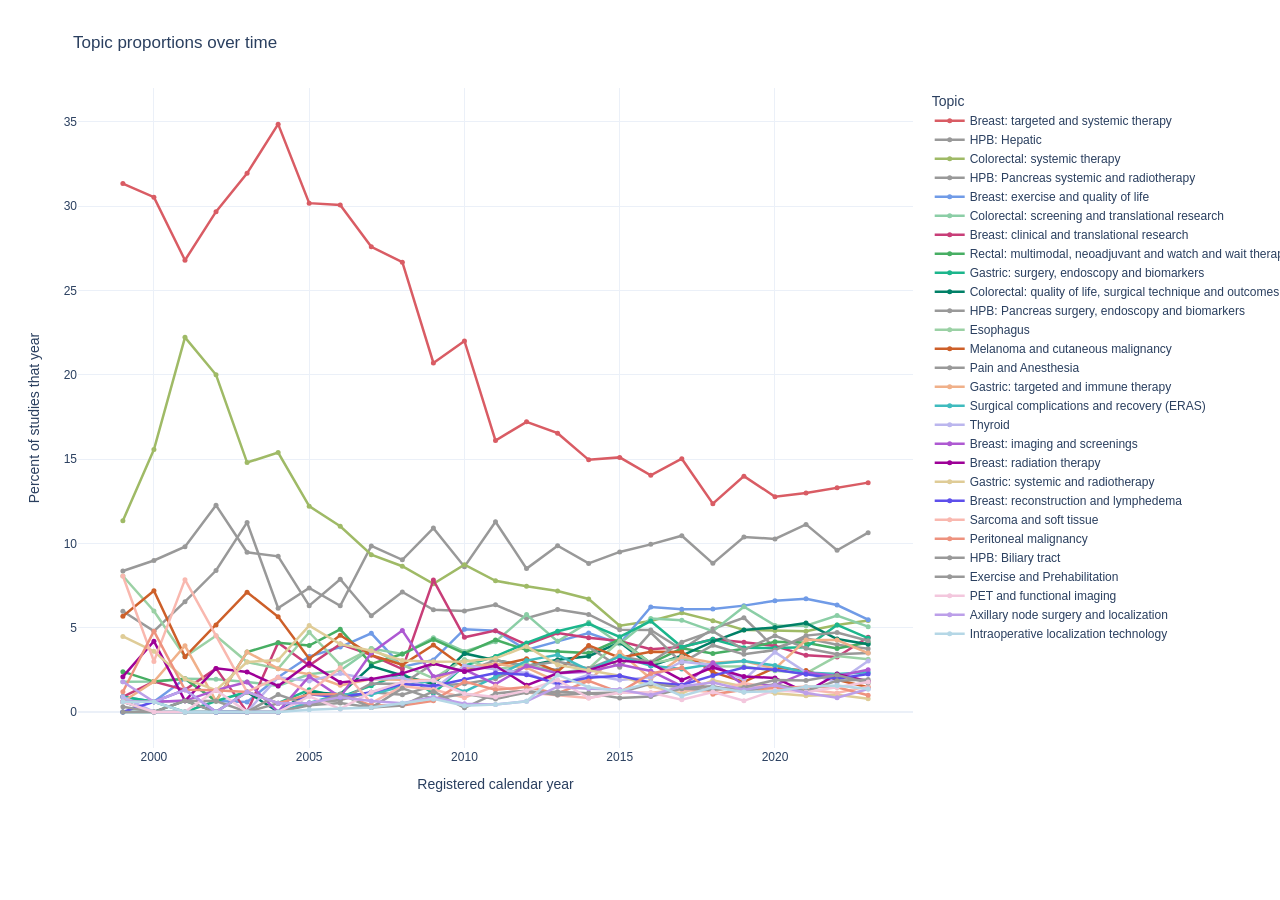
<file: docs/figures/topic_proportions_over_time_hover_highlight.html>
<html>
<head><meta charset="utf-8" /></head>
<body>
    <div>                        <script type="text/javascript">window.PlotlyConfig = {MathJaxConfig: 'local'};</script>
        <script charset="utf-8" src="https://cdn.plot.ly/plotly-2.32.0.min.js"></script>                <div id="1afcf01c-1592-4196-83b3-b841214b582f" class="plotly-graph-div" style="height:800px; width:1300px;"></div>            <script type="text/javascript">                                    window.PLOTLYENV=window.PLOTLYENV || {};                                    if (document.getElementById("1afcf01c-1592-4196-83b3-b841214b582f")) {                    Plotly.newPlot(                        "1afcf01c-1592-4196-83b3-b841214b582f",                        [{"customdata":[[105.0,335.0,31.343283582089555],[51.0,167.0,30.538922155688624],[41.0,153.0,26.797385620915033],[46.0,155.0,29.677419354838708],[54.0,169.0,31.952662721893493],[68.0,195.0,34.87179487179487],[230.0,762.0,30.183727034120732],[172.0,572.0,30.069930069930066],[213.0,772.0,27.590673575129532],[210.0,787.0,26.683608640406607],[188.0,908.0,20.704845814977972],[184.0,836.0,22.00956937799043],[147.0,913.0,16.10076670317634],[164.0,953.0,17.20881427072403],[166.0,1004.0,16.533864541832667],[163.0,1090.0,14.954128440366974],[183.0,1212.0,15.099009900990099],[185.0,1318.0,14.036418816388469],[207.0,1378.0,15.021770682148041],[178.0,1441.0,12.352532963219986],[213.0,1523.0,13.985554826001312],[209.0,1637.0,12.767257177764202],[244.0,1879.0,12.985630654603513],[237.0,1783.0,13.292204150308468],[261.0,1919.0,13.600833767587284]],"hovertemplate":"\u003cb\u003e%{fullData.name}\u003c\u002fb\u003e\u003cbr\u003eYear: %{x}\u003cbr\u003ePercent of studies that year: %{y:.2f}%\u003cbr\u003eStudies in topic: %{customdata[0]}\u003cbr\u003eTotal studies that year: %{customdata[1]}\u003cbr\u003eYearly proportion: %{customdata[2]:.2f}%\u003cextra\u003e\u003c\u002fextra\u003e","line":{"color":"#d95c64","width":2.5},"marker":{"color":"#d95c64","line":{"width":0},"size":5},"mode":"lines+markers","name":"Breast: targeted and systemic therapy","x":[1999,2000,2001,2002,2003,2004,2005,2006,2007,2008,2009,2010,2011,2012,2013,2014,2015,2016,2017,2018,2019,2020,2021,2022,2023],"y":[31.343283582089555,30.538922155688624,26.797385620915033,29.677419354838708,31.952662721893493,34.87179487179487,30.183727034120732,30.069930069930066,27.590673575129532,26.683608640406607,20.704845814977972,22.00956937799043,16.10076670317634,17.20881427072403,16.533864541832667,14.954128440366974,15.099009900990099,14.036418816388469,15.021770682148041,12.352532963219986,13.985554826001312,12.767257177764202,12.985630654603513,13.292204150308468,13.600833767587284],"type":"scatter"},{"customdata":[[20.0,335.0,5.970149253731343],[8.0,167.0,4.790419161676647],[10.0,153.0,6.535947712418301],[13.0,155.0,8.38709677419355],[19.0,169.0,11.242603550295858],[12.0,195.0,6.153846153846154],[56.0,762.0,7.349081364829396],[36.0,572.0,6.293706293706294],[76.0,772.0,9.844559585492227],[71.0,787.0,9.021601016518424],[99.0,908.0,10.90308370044053],[72.0,836.0,8.61244019138756],[103.0,913.0,11.281489594742606],[81.0,953.0,8.499475341028331],[99.0,1004.0,9.860557768924302],[96.0,1090.0,8.807339449541285],[115.0,1212.0,9.488448844884488],[131.0,1318.0,9.939301972685888],[144.0,1378.0,10.449927431059507],[127.0,1441.0,8.813324080499653],[158.0,1523.0,10.374261326329613],[168.0,1637.0,10.262675626145388],[209.0,1879.0,11.122937732836617],[171.0,1783.0,9.590577678070668],[204.0,1919.0,10.630536737884315]],"hovertemplate":"\u003cb\u003e%{fullData.name}\u003c\u002fb\u003e\u003cbr\u003eYear: %{x}\u003cbr\u003ePercent of studies that year: %{y:.2f}%\u003cbr\u003eStudies in topic: %{customdata[0]}\u003cbr\u003eTotal studies that year: %{customdata[1]}\u003cbr\u003eYearly proportion: %{customdata[2]:.2f}%\u003cextra\u003e\u003c\u002fextra\u003e","line":{"color":"#999999","width":2.5},"marker":{"color":"#999999","line":{"width":0},"size":5},"mode":"lines+markers","name":"HPB: Hepatic","x":[1999,2000,2001,2002,2003,2004,2005,2006,2007,2008,2009,2010,2011,2012,2013,2014,2015,2016,2017,2018,2019,2020,2021,2022,2023],"y":[5.970149253731343,4.790419161676647,6.535947712418301,8.38709677419355,11.242603550295858,6.153846153846154,7.349081364829396,6.293706293706294,9.844559585492227,9.021601016518424,10.90308370044053,8.61244019138756,11.281489594742606,8.499475341028331,9.860557768924302,8.807339449541285,9.488448844884488,9.939301972685888,10.449927431059507,8.813324080499653,10.374261326329613,10.262675626145388,11.122937732836617,9.590577678070668,10.630536737884315],"type":"scatter"},{"customdata":[[38.0,335.0,11.343283582089553],[26.0,167.0,15.568862275449103],[34.0,153.0,22.22222222222222],[31.0,155.0,20.0],[25.0,169.0,14.792899408284024],[30.0,195.0,15.384615384615385],[93.0,762.0,12.204724409448819],[63.0,572.0,11.013986013986015],[72.0,772.0,9.32642487046632],[68.0,787.0,8.640406607369759],[69.0,908.0,7.599118942731277],[73.0,836.0,8.732057416267942],[71.0,913.0,7.776560788608982],[71.0,953.0,7.450157397691501],[72.0,1004.0,7.171314741035857],[73.0,1090.0,6.697247706422019],[62.0,1212.0,5.115511551155116],[71.0,1318.0,5.3869499241274665],[81.0,1378.0,5.878084179970973],[78.0,1441.0,5.41290770298404],[74.0,1523.0,4.858831254103743],[79.0,1637.0,4.825901038485034],[90.0,1879.0,4.789781798829164],[92.0,1783.0,5.159842961301178],[104.0,1919.0,5.419489317352788]],"hovertemplate":"\u003cb\u003e%{fullData.name}\u003c\u002fb\u003e\u003cbr\u003eYear: %{x}\u003cbr\u003ePercent of studies that year: %{y:.2f}%\u003cbr\u003eStudies in topic: %{customdata[0]}\u003cbr\u003eTotal studies that year: %{customdata[1]}\u003cbr\u003eYearly proportion: %{customdata[2]:.2f}%\u003cextra\u003e\u003c\u002fextra\u003e","line":{"color":"#9fba66","width":2.5},"marker":{"color":"#9fba66","line":{"width":0},"size":5},"mode":"lines+markers","name":"Colorectal: systemic therapy","x":[1999,2000,2001,2002,2003,2004,2005,2006,2007,2008,2009,2010,2011,2012,2013,2014,2015,2016,2017,2018,2019,2020,2021,2022,2023],"y":[11.343283582089553,15.568862275449103,22.22222222222222,20.0,14.792899408284024,15.384615384615385,12.204724409448819,11.013986013986015,9.32642487046632,8.640406607369759,7.599118942731277,8.732057416267942,7.776560788608982,7.450157397691501,7.171314741035857,6.697247706422019,5.115511551155116,5.3869499241274665,5.878084179970973,5.41290770298404,4.858831254103743,4.825901038485034,4.789781798829164,5.159842961301178,5.419489317352788],"type":"scatter"},{"customdata":[[28.0,335.0,8.358208955223882],[15.0,167.0,8.982035928143713],[15.0,153.0,9.803921568627452],[19.0,155.0,12.258064516129032],[16.0,169.0,9.467455621301776],[18.0,195.0,9.230769230769232],[48.0,762.0,6.299212598425196],[45.0,572.0,7.8671328671328675],[44.0,772.0,5.699481865284974],[56.0,787.0,7.115628970775095],[55.0,908.0,6.057268722466961],[50.0,836.0,5.980861244019139],[58.0,913.0,6.352683461117197],[53.0,953.0,5.561385099685205],[61.0,1004.0,6.075697211155378],[63.0,1090.0,5.779816513761468],[59.0,1212.0,4.867986798679868],[64.0,1318.0,4.855842185128983],[51.0,1378.0,3.7010159651669086],[71.0,1441.0,4.9271339347675225],[85.0,1523.0,5.581089954038083],[62.0,1637.0,3.7874160048869885],[82.0,1879.0,4.364023416711016],[71.0,1783.0,3.9820527201346048],[72.0,1919.0,3.7519541427826995]],"hovertemplate":"\u003cb\u003e%{fullData.name}\u003c\u002fb\u003e\u003cbr\u003eYear: %{x}\u003cbr\u003ePercent of studies that year: %{y:.2f}%\u003cbr\u003eStudies in topic: %{customdata[0]}\u003cbr\u003eTotal studies that year: %{customdata[1]}\u003cbr\u003eYearly proportion: %{customdata[2]:.2f}%\u003cextra\u003e\u003c\u002fextra\u003e","line":{"color":"#999999","width":2.5},"marker":{"color":"#999999","line":{"width":0},"size":5},"mode":"lines+markers","name":"HPB: Pancreas systemic and radiotherapy","x":[1999,2000,2001,2002,2003,2004,2005,2006,2007,2008,2009,2010,2011,2012,2013,2014,2015,2016,2017,2018,2019,2020,2021,2022,2023],"y":[8.358208955223882,8.982035928143713,9.803921568627452,12.258064516129032,9.467455621301776,9.230769230769232,6.299212598425196,7.8671328671328675,5.699481865284974,7.115628970775095,6.057268722466961,5.980861244019139,6.352683461117197,5.561385099685205,6.075697211155378,5.779816513761468,4.867986798679868,4.855842185128983,3.7010159651669086,4.9271339347675225,5.581089954038083,3.7874160048869885,4.364023416711016,3.9820527201346048,3.7519541427826995],"type":"scatter"},{"customdata":[[3.0,335.0,0.8955223880597015],[1.0,167.0,0.5988023952095809],[3.0,153.0,1.9607843137254901],[1.0,155.0,0.6451612903225806],[1.0,169.0,0.591715976331361],[4.0,195.0,2.051282051282051],[25.0,762.0,3.2808398950131235],[22.0,572.0,3.8461538461538463],[36.0,772.0,4.66321243523316],[21.0,787.0,2.6683608640406606],[28.0,908.0,3.0837004405286343],[41.0,836.0,4.904306220095694],[44.0,913.0,4.819277108433735],[35.0,953.0,3.6726128016789086],[42.0,1004.0,4.183266932270916],[51.0,1090.0,4.678899082568807],[49.0,1212.0,4.042904290429043],[82.0,1318.0,6.22154779969651],[84.0,1378.0,6.095791001451379],[88.0,1441.0,6.106870229007633],[96.0,1523.0,6.303348653972423],[108.0,1637.0,6.597434331093463],[126.0,1879.0,6.70569451836083],[113.0,1783.0,6.33763320246775],[105.0,1919.0,5.471599791558103]],"hovertemplate":"\u003cb\u003e%{fullData.name}\u003c\u002fb\u003e\u003cbr\u003eYear: %{x}\u003cbr\u003ePercent of studies that year: %{y:.2f}%\u003cbr\u003eStudies in topic: %{customdata[0]}\u003cbr\u003eTotal studies that year: %{customdata[1]}\u003cbr\u003eYearly proportion: %{customdata[2]:.2f}%\u003cextra\u003e\u003c\u002fextra\u003e","line":{"color":"#709be7","width":2.5},"marker":{"color":"#709be7","line":{"width":0},"size":5},"mode":"lines+markers","name":"Breast: exercise and quality of life","x":[1999,2000,2001,2002,2003,2004,2005,2006,2007,2008,2009,2010,2011,2012,2013,2014,2015,2016,2017,2018,2019,2020,2021,2022,2023],"y":[0.8955223880597015,0.5988023952095809,1.9607843137254901,0.6451612903225806,0.591715976331361,2.051282051282051,3.2808398950131235,3.8461538461538463,4.66321243523316,2.6683608640406606,3.0837004405286343,4.904306220095694,4.819277108433735,3.6726128016789086,4.183266932270916,4.678899082568807,4.042904290429043,6.22154779969651,6.095791001451379,6.106870229007633,6.303348653972423,6.597434331093463,6.70569451836083,6.33763320246775,5.471599791558103],"type":"scatter"},{"customdata":[[6.0,335.0,1.791044776119403],[3.0,167.0,1.7964071856287425],[3.0,153.0,1.9607843137254901],[3.0,155.0,1.935483870967742],[3.0,169.0,1.7751479289940828],[3.0,195.0,1.5384615384615385],[17.0,762.0,2.2309711286089238],[14.0,572.0,2.4475524475524475],[29.0,772.0,3.756476683937824],[27.0,787.0,3.430749682337993],[40.0,908.0,4.405286343612335],[30.0,836.0,3.588516746411483],[38.0,913.0,4.16210295728368],[55.0,953.0,5.771248688352571],[42.0,1004.0,4.183266932270916],[58.0,1090.0,5.321100917431193],[49.0,1212.0,4.042904290429043],[73.0,1318.0,5.538694992412747],[75.0,1378.0,5.44267053701016],[69.0,1441.0,4.788341429562804],[95.0,1523.0,6.23768877216021],[84.0,1637.0,5.131337813072694],[96.0,1879.0,5.109100585417775],[102.0,1783.0,5.720695457094784],[97.0,1919.0,5.054715997915581]],"hovertemplate":"\u003cb\u003e%{fullData.name}\u003c\u002fb\u003e\u003cbr\u003eYear: %{x}\u003cbr\u003ePercent of studies that year: %{y:.2f}%\u003cbr\u003eStudies in topic: %{customdata[0]}\u003cbr\u003eTotal studies that year: %{customdata[1]}\u003cbr\u003eYearly proportion: %{customdata[2]:.2f}%\u003cextra\u003e\u003c\u002fextra\u003e","line":{"color":"#8bcea6","width":2.5},"marker":{"color":"#8bcea6","line":{"width":0},"size":5},"mode":"lines+markers","name":"Colorectal: screening and translational research","x":[1999,2000,2001,2002,2003,2004,2005,2006,2007,2008,2009,2010,2011,2012,2013,2014,2015,2016,2017,2018,2019,2020,2021,2022,2023],"y":[1.791044776119403,1.7964071856287425,1.9607843137254901,1.935483870967742,1.7751479289940828,1.5384615384615385,2.2309711286089238,2.4475524475524475,3.756476683937824,3.430749682337993,4.405286343612335,3.588516746411483,4.16210295728368,5.771248688352571,4.183266932270916,5.321100917431193,4.042904290429043,5.538694992412747,5.44267053701016,4.788341429562804,6.23768877216021,5.131337813072694,5.109100585417775,5.720695457094784,5.054715997915581],"type":"scatter"},{"customdata":[[3.0,335.0,0.8955223880597015],[3.0,167.0,1.7964071856287425],[2.0,153.0,1.3071895424836601],[4.0,155.0,2.5806451612903225],[0.0,169.0,0.0],[8.0,195.0,4.102564102564102],[21.0,762.0,2.7559055118110236],[23.0,572.0,4.020979020979021],[26.0,772.0,3.3678756476683938],[20.0,787.0,2.5412960609911055],[71.0,908.0,7.819383259911894],[37.0,836.0,4.425837320574163],[44.0,913.0,4.819277108433735],[38.0,953.0,3.987408184679958],[47.0,1004.0,4.681274900398407],[48.0,1090.0,4.4036697247706424],[51.0,1212.0,4.207920792079208],[49.0,1318.0,3.7177541729893777],[53.0,1378.0,3.8461538461538463],[62.0,1441.0,4.302567661346287],[63.0,1523.0,4.136572554169402],[64.0,1637.0,3.9095907147220528],[63.0,1879.0,3.352847259180415],[58.0,1783.0,3.252944475602917],[85.0,1919.0,4.429390307451798]],"hovertemplate":"\u003cb\u003e%{fullData.name}\u003c\u002fb\u003e\u003cbr\u003eYear: %{x}\u003cbr\u003ePercent of studies that year: %{y:.2f}%\u003cbr\u003eStudies in topic: %{customdata[0]}\u003cbr\u003eTotal studies that year: %{customdata[1]}\u003cbr\u003eYearly proportion: %{customdata[2]:.2f}%\u003cextra\u003e\u003c\u002fextra\u003e","line":{"color":"#c83e78","width":2.5},"marker":{"color":"#c83e78","line":{"width":0},"size":5},"mode":"lines+markers","name":"Breast: clinical and translational research","x":[1999,2000,2001,2002,2003,2004,2005,2006,2007,2008,2009,2010,2011,2012,2013,2014,2015,2016,2017,2018,2019,2020,2021,2022,2023],"y":[0.8955223880597015,1.7964071856287425,1.3071895424836601,2.5806451612903225,0.0,4.102564102564102,2.7559055118110236,4.020979020979021,3.3678756476683938,2.5412960609911055,7.819383259911894,4.425837320574163,4.819277108433735,3.987408184679958,4.681274900398407,4.4036697247706424,4.207920792079208,3.7177541729893777,3.8461538461538463,4.302567661346287,4.136572554169402,3.9095907147220528,3.352847259180415,3.252944475602917,4.429390307451798],"type":"scatter"},{"customdata":[[8.0,335.0,2.3880597014925375],[3.0,167.0,1.7964071856287425],[3.0,153.0,1.9607843137254901],[1.0,155.0,0.6451612903225806],[6.0,169.0,3.5502958579881656],[8.0,195.0,4.102564102564102],[30.0,762.0,3.937007874015748],[28.0,572.0,4.895104895104895],[22.0,772.0,2.849740932642487],[27.0,787.0,3.430749682337993],[39.0,908.0,4.295154185022026],[29.0,836.0,3.4688995215311005],[39.0,913.0,4.271631982475356],[35.0,953.0,3.6726128016789086],[36.0,1004.0,3.5856573705179287],[38.0,1090.0,3.486238532110092],[52.0,1212.0,4.29042904290429],[38.0,1318.0,2.8831562974203337],[52.0,1378.0,3.7735849056603774],[50.0,1441.0,3.4698126301179735],[57.0,1523.0,3.742613263296126],[68.0,1637.0,4.153940134392181],[77.0,1879.0,4.0979244278871745],[67.0,1783.0,3.757711721817162],[79.0,1919.0,4.116727462219906]],"hovertemplate":"\u003cb\u003e%{fullData.name}\u003c\u002fb\u003e\u003cbr\u003eYear: %{x}\u003cbr\u003ePercent of studies that year: %{y:.2f}%\u003cbr\u003eStudies in topic: %{customdata[0]}\u003cbr\u003eTotal studies that year: %{customdata[1]}\u003cbr\u003eYearly proportion: %{customdata[2]:.2f}%\u003cextra\u003e\u003c\u002fextra\u003e","line":{"color":"#47ae63","width":2.5},"marker":{"color":"#47ae63","line":{"width":0},"size":5},"mode":"lines+markers","name":"Rectal: multimodal, neoadjuvant and watch and wait therapy","x":[1999,2000,2001,2002,2003,2004,2005,2006,2007,2008,2009,2010,2011,2012,2013,2014,2015,2016,2017,2018,2019,2020,2021,2022,2023],"y":[2.3880597014925375,1.7964071856287425,1.9607843137254901,0.6451612903225806,3.5502958579881656,4.102564102564102,3.937007874015748,4.895104895104895,2.849740932642487,3.430749682337993,4.295154185022026,3.4688995215311005,4.271631982475356,3.6726128016789086,3.5856573705179287,3.486238532110092,4.29042904290429,2.8831562974203337,3.7735849056603774,3.4698126301179735,3.742613263296126,4.153940134392181,4.0979244278871745,3.757711721817162,4.116727462219906],"type":"scatter"},{"customdata":[[3.0,335.0,0.8955223880597015],[1.0,167.0,0.5988023952095809],[0.0,153.0,0.0],[1.0,155.0,0.6451612903225806],[2.0,169.0,1.183431952662722],[1.0,195.0,0.5128205128205128],[10.0,762.0,1.3123359580052494],[5.0,572.0,0.8741258741258742],[12.0,772.0,1.5544041450777202],[18.0,787.0,2.2871664548919948],[10.0,908.0,1.1013215859030838],[23.0,836.0,2.751196172248804],[30.0,913.0,3.285870755750274],[39.0,953.0,4.092339979013642],[48.0,1004.0,4.780876494023905],[57.0,1090.0,5.229357798165138],[54.0,1212.0,4.455445544554455],[71.0,1318.0,5.3869499241274665],[53.0,1378.0,3.8461538461538463],[62.0,1441.0,4.302567661346287],[58.0,1523.0,3.808273145108339],[62.0,1637.0,3.7874160048869885],[72.0,1879.0,3.8318254390633313],[92.0,1783.0,5.159842961301178],[84.0,1919.0,4.377279833246483]],"hovertemplate":"\u003cb\u003e%{fullData.name}\u003c\u002fb\u003e\u003cbr\u003eYear: %{x}\u003cbr\u003ePercent of studies that year: %{y:.2f}%\u003cbr\u003eStudies in topic: %{customdata[0]}\u003cbr\u003eTotal studies that year: %{customdata[1]}\u003cbr\u003eYearly proportion: %{customdata[2]:.2f}%\u003cextra\u003e\u003c\u002fextra\u003e","line":{"color":"#1cb68c","width":2.5},"marker":{"color":"#1cb68c","line":{"width":0},"size":5},"mode":"lines+markers","name":"Gastric: surgery, endoscopy and biomarkers","x":[1999,2000,2001,2002,2003,2004,2005,2006,2007,2008,2009,2010,2011,2012,2013,2014,2015,2016,2017,2018,2019,2020,2021,2022,2023],"y":[0.8955223880597015,0.5988023952095809,0.0,0.6451612903225806,1.183431952662722,0.5128205128205128,1.3123359580052494,0.8741258741258742,1.5544041450777202,2.2871664548919948,1.1013215859030838,2.751196172248804,3.285870755750274,4.092339979013642,4.780876494023905,5.229357798165138,4.455445544554455,5.3869499241274665,3.8461538461538463,4.302567661346287,3.808273145108339,3.7874160048869885,3.8318254390633313,5.159842961301178,4.377279833246483],"type":"scatter"},{"customdata":[[2.0,335.0,0.5970149253731344],[0.0,167.0,0.0],[1.0,153.0,0.6535947712418301],[0.0,155.0,0.0],[2.0,169.0,1.183431952662722],[0.0,195.0,0.0],[9.0,762.0,1.1811023622047243],[6.0,572.0,1.048951048951049],[21.0,772.0,2.7202072538860103],[17.0,787.0,2.1601016518424396],[15.0,908.0,1.6519823788546255],[29.0,836.0,3.4688995215311005],[28.0,913.0,3.0668127053669223],[26.0,953.0,2.728226652675761],[31.0,1004.0,3.087649402390438],[36.0,1090.0,3.302752293577982],[50.0,1212.0,4.125412541254125],[36.0,1318.0,2.731411229135053],[46.0,1378.0,3.3381712626995643],[60.0,1441.0,4.163775156141568],[74.0,1523.0,4.858831254103743],[82.0,1637.0,5.00916310323763],[99.0,1879.0,5.2687599787120805],[77.0,1783.0,4.318564217610768],[77.0,1919.0,4.012506513809275]],"hovertemplate":"\u003cb\u003e%{fullData.name}\u003c\u002fb\u003e\u003cbr\u003eYear: %{x}\u003cbr\u003ePercent of studies that year: %{y:.2f}%\u003cbr\u003eStudies in topic: %{customdata[0]}\u003cbr\u003eTotal studies that year: %{customdata[1]}\u003cbr\u003eYearly proportion: %{customdata[2]:.2f}%\u003cextra\u003e\u003c\u002fextra\u003e","line":{"color":"#008067","width":2.5},"marker":{"color":"#008067","line":{"width":0},"size":5},"mode":"lines+markers","name":"Colorectal: quality of life, surgical technique and outcomes","x":[1999,2000,2001,2002,2003,2004,2005,2006,2007,2008,2009,2010,2011,2012,2013,2014,2015,2016,2017,2018,2019,2020,2021,2022,2023],"y":[0.5970149253731344,0.0,0.6535947712418301,0.0,1.183431952662722,0.0,1.1811023622047243,1.048951048951049,2.7202072538860103,2.1601016518424396,1.6519823788546255,3.4688995215311005,3.0668127053669223,2.728226652675761,3.087649402390438,3.302752293577982,4.125412541254125,2.731411229135053,3.3381712626995643,4.163775156141568,4.858831254103743,5.00916310323763,5.2687599787120805,4.318564217610768,4.012506513809275],"type":"scatter"},{"customdata":[[2.0,335.0,0.5970149253731344],[1.0,167.0,0.5988023952095809],[1.0,153.0,0.6535947712418301],[0.0,155.0,0.0],[0.0,169.0,0.0],[1.0,195.0,0.5128205128205128],[4.0,762.0,0.5249343832020997],[4.0,572.0,0.6993006993006993],[13.0,772.0,1.6839378238341969],[13.0,787.0,1.6518424396442184],[26.0,908.0,2.8634361233480177],[20.0,836.0,2.3923444976076556],[28.0,913.0,3.0668127053669223],[26.0,953.0,2.728226652675761],[25.0,1004.0,2.49003984063745],[42.0,1090.0,3.853211009174312],[32.0,1212.0,2.6402640264026402],[62.0,1318.0,4.704097116843703],[40.0,1378.0,2.9027576197387517],[57.0,1441.0,3.95558639833449],[52.0,1523.0,3.4143138542350626],[60.0,1637.0,3.665241295051924],[85.0,1879.0,4.523682810005322],[84.0,1783.0,4.711160964666293],[81.0,1919.0,4.220948410630537]],"hovertemplate":"\u003cb\u003e%{fullData.name}\u003c\u002fb\u003e\u003cbr\u003eYear: %{x}\u003cbr\u003ePercent of studies that year: %{y:.2f}%\u003cbr\u003eStudies in topic: %{customdata[0]}\u003cbr\u003eTotal studies that year: %{customdata[1]}\u003cbr\u003eYearly proportion: %{customdata[2]:.2f}%\u003cextra\u003e\u003c\u002fextra\u003e","line":{"color":"#999999","width":2.5},"marker":{"color":"#999999","line":{"width":0},"size":5},"mode":"lines+markers","name":"HPB: Pancreas surgery, endoscopy and biomarkers","x":[1999,2000,2001,2002,2003,2004,2005,2006,2007,2008,2009,2010,2011,2012,2013,2014,2015,2016,2017,2018,2019,2020,2021,2022,2023],"y":[0.5970149253731344,0.5988023952095809,0.6535947712418301,0.0,0.0,0.5128205128205128,0.5249343832020997,0.6993006993006993,1.6839378238341969,1.6518424396442184,2.8634361233480177,2.3923444976076556,3.0668127053669223,2.728226652675761,2.49003984063745,3.853211009174312,2.6402640264026402,4.704097116843703,2.9027576197387517,3.95558639833449,3.4143138542350626,3.665241295051924,4.523682810005322,4.711160964666293,4.220948410630537],"type":"scatter"},{"customdata":[[27.0,335.0,8.059701492537313],[10.0,167.0,5.9880239520958085],[5.0,153.0,3.2679738562091507],[7.0,155.0,4.516129032258064],[5.0,169.0,2.9585798816568047],[5.0,195.0,2.564102564102564],[36.0,762.0,4.724409448818897],[16.0,572.0,2.797202797202797],[29.0,772.0,3.756476683937824],[22.0,787.0,2.7954256670902162],[18.0,908.0,1.9823788546255507],[26.0,836.0,3.110047846889952],[23.0,913.0,2.5191675794085433],[27.0,953.0,2.8331584470094437],[23.0,1004.0,2.2908366533864544],[28.0,1090.0,2.5688073394495414],[51.0,1212.0,4.207920792079208],[38.0,1318.0,2.8831562974203337],[44.0,1378.0,3.1930333817126266],[39.0,1441.0,2.70645385149202],[41.0,1523.0,2.6920551543007223],[40.0,1637.0,2.443494196701283],[43.0,1879.0,2.2884513038850454],[59.0,1783.0,3.3090297251822767],[60.0,1919.0,3.1266284523189163]],"hovertemplate":"\u003cb\u003e%{fullData.name}\u003c\u002fb\u003e\u003cbr\u003eYear: %{x}\u003cbr\u003ePercent of studies that year: %{y:.2f}%\u003cbr\u003eStudies in topic: %{customdata[0]}\u003cbr\u003eTotal studies that year: %{customdata[1]}\u003cbr\u003eYearly proportion: %{customdata[2]:.2f}%\u003cextra\u003e\u003c\u002fextra\u003e","line":{"color":"#9bd1a5","width":2.5},"marker":{"color":"#9bd1a5","line":{"width":0},"size":5},"mode":"lines+markers","name":"Esophagus","x":[1999,2000,2001,2002,2003,2004,2005,2006,2007,2008,2009,2010,2011,2012,2013,2014,2015,2016,2017,2018,2019,2020,2021,2022,2023],"y":[8.059701492537313,5.9880239520958085,3.2679738562091507,4.516129032258064,2.9585798816568047,2.564102564102564,4.724409448818897,2.797202797202797,3.756476683937824,2.7954256670902162,1.9823788546255507,3.110047846889952,2.5191675794085433,2.8331584470094437,2.2908366533864544,2.5688073394495414,4.207920792079208,2.8831562974203337,3.1930333817126266,2.70645385149202,2.6920551543007223,2.443494196701283,2.2884513038850454,3.3090297251822767,3.1266284523189163],"type":"scatter"},{"customdata":[[19.0,335.0,5.6716417910447765],[12.0,167.0,7.18562874251497],[5.0,153.0,3.2679738562091507],[8.0,155.0,5.161290322580645],[12.0,169.0,7.100591715976331],[11.0,195.0,5.641025641025641],[24.0,762.0,3.149606299212598],[26.0,572.0,4.545454545454546],[26.0,772.0,3.3678756476683938],[22.0,787.0,2.7954256670902162],[36.0,908.0,3.9647577092511015],[22.0,836.0,2.631578947368421],[25.0,913.0,2.7382256297918945],[30.0,953.0,3.147953830010493],[24.0,1004.0,2.3904382470119523],[43.0,1090.0,3.9449541284403673],[39.0,1212.0,3.217821782178218],[47.0,1318.0,3.566009104704097],[49.0,1378.0,3.5558780841799713],[34.0,1441.0,2.359472588480222],[27.0,1523.0,1.772816808929744],[43.0,1637.0,2.626756261453879],[46.0,1879.0,2.4481106971793505],[34.0,1783.0,1.9068984856982614],[28.0,1919.0,1.4590932777488275]],"hovertemplate":"\u003cb\u003e%{fullData.name}\u003c\u002fb\u003e\u003cbr\u003eYear: %{x}\u003cbr\u003ePercent of studies that year: %{y:.2f}%\u003cbr\u003eStudies in topic: %{customdata[0]}\u003cbr\u003eTotal studies that year: %{customdata[1]}\u003cbr\u003eYearly proportion: %{customdata[2]:.2f}%\u003cextra\u003e\u003c\u002fextra\u003e","line":{"color":"#cd5f29","width":2.5},"marker":{"color":"#cd5f29","line":{"width":0},"size":5},"mode":"lines+markers","name":"Melanoma and cutaneous malignancy","x":[1999,2000,2001,2002,2003,2004,2005,2006,2007,2008,2009,2010,2011,2012,2013,2014,2015,2016,2017,2018,2019,2020,2021,2022,2023],"y":[5.6716417910447765,7.18562874251497,3.2679738562091507,5.161290322580645,7.100591715976331,5.641025641025641,3.149606299212598,4.545454545454546,3.3678756476683938,2.7954256670902162,3.9647577092511015,2.631578947368421,2.7382256297918945,3.147953830010493,2.3904382470119523,3.9449541284403673,3.217821782178218,3.566009104704097,3.5558780841799713,2.359472588480222,1.772816808929744,2.626756261453879,2.4481106971793505,1.9068984856982614,1.4590932777488275],"type":"scatter"},{"customdata":[[0.0,335.0,0.0],[0.0,167.0,0.0],[0.0,153.0,0.0],[0.0,155.0,0.0],[0.0,169.0,0.0],[0.0,195.0,0.0],[4.0,762.0,0.5249343832020997],[4.0,572.0,0.6993006993006993],[9.0,772.0,1.16580310880829],[8.0,787.0,1.0165184243964422],[14.0,908.0,1.5418502202643172],[14.0,836.0,1.674641148325359],[18.0,913.0,1.9715224534501645],[26.0,953.0,2.728226652675761],[30.0,1004.0,2.9880478087649402],[28.0,1090.0,2.5688073394495414],[40.0,1212.0,3.3003300330033],[39.0,1318.0,2.959028831562974],[57.0,1378.0,4.136429608127721],[69.0,1441.0,4.788341429562804],[56.0,1523.0,3.6769533814839135],[74.0,1637.0,4.520464263897373],[71.0,1879.0,3.778605641298563],[61.0,1783.0,3.4212002243409985],[67.0,1919.0,3.491401771756123]],"hovertemplate":"\u003cb\u003e%{fullData.name}\u003c\u002fb\u003e\u003cbr\u003eYear: %{x}\u003cbr\u003ePercent of studies that year: %{y:.2f}%\u003cbr\u003eStudies in topic: %{customdata[0]}\u003cbr\u003eTotal studies that year: %{customdata[1]}\u003cbr\u003eYearly proportion: %{customdata[2]:.2f}%\u003cextra\u003e\u003c\u002fextra\u003e","line":{"color":"#999999","width":2.5},"marker":{"color":"#999999","line":{"width":0},"size":5},"mode":"lines+markers","name":"Pain and Anesthesia","x":[1999,2000,2001,2002,2003,2004,2005,2006,2007,2008,2009,2010,2011,2012,2013,2014,2015,2016,2017,2018,2019,2020,2021,2022,2023],"y":[0.0,0.0,0.0,0.0,0.0,0.0,0.5249343832020997,0.6993006993006993,1.16580310880829,1.0165184243964422,1.5418502202643172,1.674641148325359,1.9715224534501645,2.728226652675761,2.9880478087649402,2.5688073394495414,3.3003300330033,2.959028831562974,4.136429608127721,4.788341429562804,3.6769533814839135,4.520464263897373,3.778605641298563,3.4212002243409985,3.491401771756123],"type":"scatter"},{"customdata":[[2.0,335.0,0.5970149253731344],[3.0,167.0,1.7964071856287425],[6.0,153.0,3.9215686274509802],[1.0,155.0,0.6451612903225806],[6.0,169.0,3.5502958579881656],[5.0,195.0,2.564102564102564],[17.0,762.0,2.2309711286089238],[9.0,572.0,1.5734265734265735],[15.0,772.0,1.9430051813471503],[15.0,787.0,1.9059720457433291],[17.0,908.0,1.8722466960352422],[22.0,836.0,2.631578947368421],[26.0,913.0,2.8477546549835706],[25.0,953.0,2.6232948583420774],[18.0,1004.0,1.7928286852589643],[20.0,1090.0,1.834862385321101],[43.0,1212.0,3.5478547854785476],[26.0,1318.0,1.9726858877086493],[45.0,1378.0,3.265602322206096],[42.0,1441.0,2.914642609299098],[46.0,1523.0,3.020354563361786],[42.0,1637.0,2.565668906536347],[80.0,1879.0,4.25758382118148],[76.0,1783.0,4.262478968031408],[67.0,1919.0,3.491401771756123]],"hovertemplate":"\u003cb\u003e%{fullData.name}\u003c\u002fb\u003e\u003cbr\u003eYear: %{x}\u003cbr\u003ePercent of studies that year: %{y:.2f}%\u003cbr\u003eStudies in topic: %{customdata[0]}\u003cbr\u003eTotal studies that year: %{customdata[1]}\u003cbr\u003eYearly proportion: %{customdata[2]:.2f}%\u003cextra\u003e\u003c\u002fextra\u003e","line":{"color":"#f0b089","width":2.5},"marker":{"color":"#f0b089","line":{"width":0},"size":5},"mode":"lines+markers","name":"Gastric: targeted and immune therapy","x":[1999,2000,2001,2002,2003,2004,2005,2006,2007,2008,2009,2010,2011,2012,2013,2014,2015,2016,2017,2018,2019,2020,2021,2022,2023],"y":[0.5970149253731344,1.7964071856287425,3.9215686274509802,0.6451612903225806,3.5502958579881656,2.564102564102564,2.2309711286089238,1.5734265734265735,1.9430051813471503,1.9059720457433291,1.8722466960352422,2.631578947368421,2.8477546549835706,2.6232948583420774,1.7928286852589643,1.834862385321101,3.5478547854785476,1.9726858877086493,3.265602322206096,2.914642609299098,3.020354563361786,2.565668906536347,4.25758382118148,4.262478968031408,3.491401771756123],"type":"scatter"},{"customdata":[[0.0,335.0,0.0],[0.0,167.0,0.0],[0.0,153.0,0.0],[0.0,155.0,0.0],[0.0,169.0,0.0],[0.0,195.0,0.0],[4.0,762.0,0.5249343832020997],[6.0,572.0,1.048951048951049],[8.0,772.0,1.0362694300518136],[12.0,787.0,1.5247776365946633],[17.0,908.0,1.8722466960352422],[10.0,836.0,1.1961722488038278],[19.0,913.0,2.08105147864184],[29.0,953.0,3.04302203567681],[34.0,1004.0,3.386454183266932],[27.0,1090.0,2.4770642201834865],[40.0,1212.0,3.3003300330033],[36.0,1318.0,2.731411229135053],[35.0,1378.0,2.539912917271408],[41.0,1441.0,2.8452463566967383],[46.0,1523.0,3.020354563361786],[45.0,1637.0,2.748930971288943],[44.0,1879.0,2.3416711016498137],[40.0,1783.0,2.243409983174425],[45.0,1919.0,2.344971339239187]],"hovertemplate":"\u003cb\u003e%{fullData.name}\u003c\u002fb\u003e\u003cbr\u003eYear: %{x}\u003cbr\u003ePercent of studies that year: %{y:.2f}%\u003cbr\u003eStudies in topic: %{customdata[0]}\u003cbr\u003eTotal studies that year: %{customdata[1]}\u003cbr\u003eYearly proportion: %{customdata[2]:.2f}%\u003cextra\u003e\u003c\u002fextra\u003e","line":{"color":"#3fbbbe","width":2.5},"marker":{"color":"#3fbbbe","line":{"width":0},"size":5},"mode":"lines+markers","name":"Surgical complications and recovery (ERAS)","x":[1999,2000,2001,2002,2003,2004,2005,2006,2007,2008,2009,2010,2011,2012,2013,2014,2015,2016,2017,2018,2019,2020,2021,2022,2023],"y":[0.0,0.0,0.0,0.0,0.0,0.0,0.5249343832020997,1.048951048951049,1.0362694300518136,1.5247776365946633,1.8722466960352422,1.1961722488038278,2.08105147864184,3.04302203567681,3.386454183266932,2.4770642201834865,3.3003300330033,2.731411229135053,2.539912917271408,2.8452463566967383,3.020354563361786,2.748930971288943,2.3416711016498137,2.243409983174425,2.344971339239187],"type":"scatter"},{"customdata":[[3.0,335.0,0.8955223880597015],[0.0,167.0,0.0],[0.0,153.0,0.0],[0.0,155.0,0.0],[0.0,169.0,0.0],[4.0,195.0,2.051282051282051],[14.0,762.0,1.837270341207349],[13.0,572.0,2.272727272727273],[15.0,772.0,1.9430051813471503],[16.0,787.0,2.0330368487928845],[12.0,908.0,1.3215859030837005],[23.0,836.0,2.751196172248804],[23.0,913.0,2.5191675794085433],[22.0,953.0,2.308499475341028],[16.0,1004.0,1.593625498007968],[24.0,1090.0,2.2018348623853212],[23.0,1212.0,1.8976897689768977],[27.0,1318.0,2.04855842185129],[41.0,1378.0,2.9753265602322205],[40.0,1441.0,2.7758501040943786],[29.0,1523.0,1.9041365725541695],[58.0,1637.0,3.54306658521686],[44.0,1879.0,2.3416711016498137],[31.0,1783.0,1.7386427369601793],[58.0,1919.0,3.0224075039082856]],"hovertemplate":"\u003cb\u003e%{fullData.name}\u003c\u002fb\u003e\u003cbr\u003eYear: %{x}\u003cbr\u003ePercent of studies that year: %{y:.2f}%\u003cbr\u003eStudies in topic: %{customdata[0]}\u003cbr\u003eTotal studies that year: %{customdata[1]}\u003cbr\u003eYearly proportion: %{customdata[2]:.2f}%\u003cextra\u003e\u003c\u002fextra\u003e","line":{"color":"#bbb6ee","width":2.5},"marker":{"color":"#bbb6ee","line":{"width":0},"size":5},"mode":"lines+markers","name":"Thyroid","x":[1999,2000,2001,2002,2003,2004,2005,2006,2007,2008,2009,2010,2011,2012,2013,2014,2015,2016,2017,2018,2019,2020,2021,2022,2023],"y":[0.8955223880597015,0.0,0.0,0.0,0.0,2.051282051282051,1.837270341207349,2.272727272727273,1.9430051813471503,2.0330368487928845,1.3215859030837005,2.751196172248804,2.5191675794085433,2.308499475341028,1.593625498007968,2.2018348623853212,1.8976897689768977,2.04855842185129,2.9753265602322205,2.7758501040943786,1.9041365725541695,3.54306658521686,2.3416711016498137,1.7386427369601793,3.0224075039082856],"type":"scatter"},{"customdata":[[2.0,335.0,0.5970149253731344],[1.0,167.0,0.5988023952095809],[1.0,153.0,0.6535947712418301],[2.0,155.0,1.2903225806451613],[3.0,169.0,1.7751479289940828],[0.0,195.0,0.0],[16.0,762.0,2.099737532808399],[5.0,572.0,0.8741258741258742],[27.0,772.0,3.4974093264248705],[38.0,787.0,4.8284625158831],[19.0,908.0,2.092511013215859],[21.0,836.0,2.511961722488038],[15.0,913.0,1.642935377875137],[26.0,953.0,2.728226652675761],[23.0,1004.0,2.2908366533864544],[26.0,1090.0,2.385321100917431],[34.0,1212.0,2.8052805280528053],[32.0,1318.0,2.4279210925644916],[21.0,1378.0,1.5239477503628447],[42.0,1441.0,2.914642609299098],[24.0,1523.0,1.5758371634931057],[26.0,1637.0,1.588271227855834],[44.0,1879.0,2.3416711016498137],[38.0,1783.0,2.131239484015704],[48.0,1919.0,2.5013027618551327]],"hovertemplate":"\u003cb\u003e%{fullData.name}\u003c\u002fb\u003e\u003cbr\u003eYear: %{x}\u003cbr\u003ePercent of studies that year: %{y:.2f}%\u003cbr\u003eStudies in topic: %{customdata[0]}\u003cbr\u003eTotal studies that year: %{customdata[1]}\u003cbr\u003eYearly proportion: %{customdata[2]:.2f}%\u003cextra\u003e\u003c\u002fextra\u003e","line":{"color":"#ae59d2","width":2.5},"marker":{"color":"#ae59d2","line":{"width":0},"size":5},"mode":"lines+markers","name":"Breast: imaging and screenings","x":[1999,2000,2001,2002,2003,2004,2005,2006,2007,2008,2009,2010,2011,2012,2013,2014,2015,2016,2017,2018,2019,2020,2021,2022,2023],"y":[0.5970149253731344,0.5988023952095809,0.6535947712418301,1.2903225806451613,1.7751479289940828,0.0,2.099737532808399,0.8741258741258742,3.4974093264248705,4.8284625158831,2.092511013215859,2.511961722488038,1.642935377875137,2.728226652675761,2.2908366533864544,2.385321100917431,2.8052805280528053,2.4279210925644916,1.5239477503628447,2.914642609299098,1.5758371634931057,1.588271227855834,2.3416711016498137,2.131239484015704,2.5013027618551327],"type":"scatter"},{"customdata":[[7.0,335.0,2.0895522388059704],[7.0,167.0,4.191616766467066],[1.0,153.0,0.6535947712418301],[4.0,155.0,2.5806451612903225],[4.0,169.0,2.366863905325444],[3.0,195.0,1.5384615384615385],[22.0,762.0,2.8871391076115485],[10.0,572.0,1.7482517482517483],[15.0,772.0,1.9430051813471503],[18.0,787.0,2.2871664548919948],[26.0,908.0,2.8634361233480177],[20.0,836.0,2.3923444976076556],[25.0,913.0,2.7382256297918945],[15.0,953.0,1.5739769150052465],[23.0,1004.0,2.2908366533864544],[27.0,1090.0,2.4770642201834865],[37.0,1212.0,3.052805280528053],[38.0,1318.0,2.8831562974203337],[26.0,1378.0,1.8867924528301887],[38.0,1441.0,2.63705759888966],[32.0,1523.0,2.1011162179908074],[33.0,1637.0,2.0158827122785583],[22.0,1879.0,1.1708355508249069],[40.0,1783.0,2.243409983174425],[35.0,1919.0,1.8238665971860344]],"hovertemplate":"\u003cb\u003e%{fullData.name}\u003c\u002fb\u003e\u003cbr\u003eYear: %{x}\u003cbr\u003ePercent of studies that year: %{y:.2f}%\u003cbr\u003eStudies in topic: %{customdata[0]}\u003cbr\u003eTotal studies that year: %{customdata[1]}\u003cbr\u003eYearly proportion: %{customdata[2]:.2f}%\u003cextra\u003e\u003c\u002fextra\u003e","line":{"color":"#9d0097","width":2.5},"marker":{"color":"#9d0097","line":{"width":0},"size":5},"mode":"lines+markers","name":"Breast: radiation therapy","x":[1999,2000,2001,2002,2003,2004,2005,2006,2007,2008,2009,2010,2011,2012,2013,2014,2015,2016,2017,2018,2019,2020,2021,2022,2023],"y":[2.0895522388059704,4.191616766467066,0.6535947712418301,2.5806451612903225,2.366863905325444,1.5384615384615385,2.8871391076115485,1.7482517482517483,1.9430051813471503,2.2871664548919948,2.8634361233480177,2.3923444976076556,2.7382256297918945,1.5739769150052465,2.2908366533864544,2.4770642201834865,3.052805280528053,2.8831562974203337,1.8867924528301887,2.63705759888966,2.1011162179908074,2.0158827122785583,1.1708355508249069,2.243409983174425,1.8238665971860344],"type":"scatter"},{"customdata":[[15.0,335.0,4.477611940298507],[6.0,167.0,3.592814371257485],[3.0,153.0,1.9607843137254901],[2.0,155.0,1.2903225806451613],[5.0,169.0,2.9585798816568047],[6.0,195.0,3.076923076923077],[39.0,762.0,5.118110236220472],[23.0,572.0,4.020979020979021],[28.0,772.0,3.6269430051813467],[24.0,787.0,3.0495552731893265],[27.0,908.0,2.973568281938326],[25.0,836.0,2.9904306220095696],[29.0,913.0,3.1763417305585984],[37.0,953.0,3.882476390346275],[28.0,1004.0,2.788844621513944],[27.0,1090.0,2.4770642201834865],[26.0,1212.0,2.145214521452145],[20.0,1318.0,1.5174506828528074],[15.0,1378.0,1.0885341074020318],[27.0,1441.0,1.8736988202637055],[23.0,1523.0,1.510177281680893],[18.0,1637.0,1.0995723885155773],[18.0,1879.0,0.9579563597658328],[18.0,1783.0,1.0095344924284912],[15.0,1919.0,0.7816571130797291]],"hovertemplate":"\u003cb\u003e%{fullData.name}\u003c\u002fb\u003e\u003cbr\u003eYear: %{x}\u003cbr\u003ePercent of studies that year: %{y:.2f}%\u003cbr\u003eStudies in topic: %{customdata[0]}\u003cbr\u003eTotal studies that year: %{customdata[1]}\u003cbr\u003eYearly proportion: %{customdata[2]:.2f}%\u003cextra\u003e\u003c\u002fextra\u003e","line":{"color":"#dfcc97","width":2.5},"marker":{"color":"#dfcc97","line":{"width":0},"size":5},"mode":"lines+markers","name":"Gastric: systemic and radiotherapy","x":[1999,2000,2001,2002,2003,2004,2005,2006,2007,2008,2009,2010,2011,2012,2013,2014,2015,2016,2017,2018,2019,2020,2021,2022,2023],"y":[4.477611940298507,3.592814371257485,1.9607843137254901,1.2903225806451613,2.9585798816568047,3.076923076923077,5.118110236220472,4.020979020979021,3.6269430051813467,3.0495552731893265,2.973568281938326,2.9904306220095696,3.1763417305585984,3.882476390346275,2.788844621513944,2.4770642201834865,2.145214521452145,1.5174506828528074,1.0885341074020318,1.8736988202637055,1.510177281680893,1.0995723885155773,0.9579563597658328,1.0095344924284912,0.7816571130797291],"type":"scatter"},{"customdata":[[0.0,335.0,0.0],[1.0,167.0,0.5988023952095809],[2.0,153.0,1.3071895424836601],[0.0,155.0,0.0],[0.0,169.0,0.0],[0.0,195.0,0.0],[8.0,762.0,1.0498687664041995],[5.0,572.0,0.8741258741258742],[9.0,772.0,1.16580310880829],[13.0,787.0,1.6518424396442184],[14.0,908.0,1.5418502202643172],[16.0,836.0,1.9138755980861244],[21.0,913.0,2.3001095290251916],[21.0,953.0,2.2035676810073452],[17.0,1004.0,1.693227091633466],[22.0,1090.0,2.0183486238532113],[26.0,1212.0,2.145214521452145],[23.0,1318.0,1.7450682852807284],[22.0,1378.0,1.5965166908563133],[31.0,1441.0,2.1512838306731434],[40.0,1523.0,2.6263952724885096],[41.0,1637.0,2.504581551618815],[42.0,1879.0,2.2352315061202765],[35.0,1783.0,1.9629837352776218],[43.0,1919.0,2.240750390828557]],"hovertemplate":"\u003cb\u003e%{fullData.name}\u003c\u002fb\u003e\u003cbr\u003eYear: %{x}\u003cbr\u003ePercent of studies that year: %{y:.2f}%\u003cbr\u003eStudies in topic: %{customdata[0]}\u003cbr\u003eTotal studies that year: %{customdata[1]}\u003cbr\u003eYearly proportion: %{customdata[2]:.2f}%\u003cextra\u003e\u003c\u002fextra\u003e","line":{"color":"#5d4feb","width":2.5},"marker":{"color":"#5d4feb","line":{"width":0},"size":5},"mode":"lines+markers","name":"Breast: reconstruction and lymphedema","x":[1999,2000,2001,2002,2003,2004,2005,2006,2007,2008,2009,2010,2011,2012,2013,2014,2015,2016,2017,2018,2019,2020,2021,2022,2023],"y":[0.0,0.5988023952095809,1.3071895424836601,0.0,0.0,0.0,1.0498687664041995,0.8741258741258742,1.16580310880829,1.6518424396442184,1.5418502202643172,1.9138755980861244,2.3001095290251916,2.2035676810073452,1.693227091633466,2.0183486238532113,2.145214521452145,1.7450682852807284,1.5965166908563133,2.1512838306731434,2.6263952724885096,2.504581551618815,2.2352315061202765,1.9629837352776218,2.240750390828557],"type":"scatter"},{"customdata":[[27.0,335.0,8.059701492537313],[5.0,167.0,2.9940119760479043],[12.0,153.0,7.8431372549019605],[7.0,155.0,4.516129032258064],[2.0,169.0,1.183431952662722],[4.0,195.0,2.051282051282051],[9.0,762.0,1.1811023622047243],[15.0,572.0,2.6223776223776225],[4.0,772.0,0.5181347150259068],[12.0,787.0,1.5247776365946633],[12.0,908.0,1.3215859030837005],[7.0,836.0,0.8373205741626795],[14.0,913.0,1.5334063526834611],[11.0,953.0,1.154249737670514],[10.0,1004.0,0.9960159362549801],[9.0,1090.0,0.8256880733944955],[14.0,1212.0,1.155115511551155],[15.0,1318.0,1.1380880121396053],[18.0,1378.0,1.3062409288824384],[17.0,1441.0,1.179736294240111],[26.0,1523.0,1.7071569271175313],[23.0,1637.0,1.4050091631032375],[25.0,1879.0,1.3304949441192122],[20.0,1783.0,1.1217049915872126],[29.0,1919.0,1.5112037519541428]],"hovertemplate":"\u003cb\u003e%{fullData.name}\u003c\u002fb\u003e\u003cbr\u003eYear: %{x}\u003cbr\u003ePercent of studies that year: %{y:.2f}%\u003cbr\u003eStudies in topic: %{customdata[0]}\u003cbr\u003eTotal studies that year: %{customdata[1]}\u003cbr\u003eYearly proportion: %{customdata[2]:.2f}%\u003cextra\u003e\u003c\u002fextra\u003e","line":{"color":"#f9b8af","width":2.5},"marker":{"color":"#f9b8af","line":{"width":0},"size":5},"mode":"lines+markers","name":"Sarcoma and soft tissue","x":[1999,2000,2001,2002,2003,2004,2005,2006,2007,2008,2009,2010,2011,2012,2013,2014,2015,2016,2017,2018,2019,2020,2021,2022,2023],"y":[8.059701492537313,2.9940119760479043,7.8431372549019605,4.516129032258064,1.183431952662722,2.051282051282051,1.1811023622047243,2.6223776223776225,0.5181347150259068,1.5247776365946633,1.3215859030837005,0.8373205741626795,1.5334063526834611,1.154249737670514,0.9960159362549801,0.8256880733944955,1.155115511551155,1.1380880121396053,1.3062409288824384,1.179736294240111,1.7071569271175313,1.4050091631032375,1.3304949441192122,1.1217049915872126,1.5112037519541428],"type":"scatter"},{"customdata":[[4.0,335.0,1.1940298507462688],[8.0,167.0,4.790419161676647],[2.0,153.0,1.3071895424836601],[2.0,155.0,1.2903225806451613],[2.0,169.0,1.183431952662722],[1.0,195.0,0.5128205128205128],[8.0,762.0,1.0498687664041995],[6.0,572.0,1.048951048951049],[3.0,772.0,0.38860103626943004],[3.0,787.0,0.3811944091486658],[6.0,908.0,0.6607929515418502],[15.0,836.0,1.7942583732057416],[12.0,913.0,1.3143483023001095],[14.0,953.0,1.4690451206715633],[11.0,1004.0,1.0956175298804782],[20.0,1090.0,1.834862385321101],[14.0,1212.0,1.155115511551155],[30.0,1318.0,2.2761760242792106],[36.0,1378.0,2.6124818577648767],[15.0,1441.0,1.040943789035392],[20.0,1523.0,1.3131976362442548],[23.0,1637.0,1.4050091631032375],[28.0,1879.0,1.4901543374135178],[26.0,1783.0,1.4582164890633762],[19.0,1919.0,0.9900990099009901]],"hovertemplate":"\u003cb\u003e%{fullData.name}\u003c\u002fb\u003e\u003cbr\u003eYear: %{x}\u003cbr\u003ePercent of studies that year: %{y:.2f}%\u003cbr\u003eStudies in topic: %{customdata[0]}\u003cbr\u003eTotal studies that year: %{customdata[1]}\u003cbr\u003eYearly proportion: %{customdata[2]:.2f}%\u003cextra\u003e\u003c\u002fextra\u003e","line":{"color":"#ee927e","width":2.5},"marker":{"color":"#ee927e","line":{"width":0},"size":5},"mode":"lines+markers","name":"Peritoneal malignancy","x":[1999,2000,2001,2002,2003,2004,2005,2006,2007,2008,2009,2010,2011,2012,2013,2014,2015,2016,2017,2018,2019,2020,2021,2022,2023],"y":[1.1940298507462688,4.790419161676647,1.3071895424836601,1.2903225806451613,1.183431952662722,0.5128205128205128,1.0498687664041995,1.048951048951049,0.38860103626943004,0.3811944091486658,0.6607929515418502,1.7942583732057416,1.3143483023001095,1.4690451206715633,1.0956175298804782,1.834862385321101,1.155115511551155,2.2761760242792106,2.6124818577648767,1.040943789035392,1.3131976362442548,1.4050091631032375,1.4901543374135178,1.4582164890633762,0.9900990099009901],"type":"scatter"},{"customdata":[[1.0,335.0,0.2985074626865672],[0.0,167.0,0.0],[1.0,153.0,0.6535947712418301],[1.0,155.0,0.6451612903225806],[0.0,169.0,0.0],[2.0,195.0,1.0256410256410255],[3.0,762.0,0.39370078740157477],[6.0,572.0,1.048951048951049],[2.0,772.0,0.2590673575129534],[11.0,787.0,1.3977128335451081],[7.0,908.0,0.7709251101321586],[9.0,836.0,1.076555023923445],[7.0,913.0,0.7667031763417306],[11.0,953.0,1.154249737670514],[12.0,1004.0,1.1952191235059761],[12.0,1090.0,1.1009174311926606],[10.0,1212.0,0.825082508250825],[12.0,1318.0,0.9104704097116844],[19.0,1378.0,1.3788098693759072],[19.0,1441.0,1.31852879944483],[22.0,1523.0,1.4445173998686802],[31.0,1637.0,1.8937080024434942],[35.0,1879.0,1.8626929217668973],[39.0,1783.0,2.1873247335950645],[33.0,1919.0,1.7196456487754037]],"hovertemplate":"\u003cb\u003e%{fullData.name}\u003c\u002fb\u003e\u003cbr\u003eYear: %{x}\u003cbr\u003ePercent of studies that year: %{y:.2f}%\u003cbr\u003eStudies in topic: %{customdata[0]}\u003cbr\u003eTotal studies that year: %{customdata[1]}\u003cbr\u003eYearly proportion: %{customdata[2]:.2f}%\u003cextra\u003e\u003c\u002fextra\u003e","line":{"color":"#999999","width":2.5},"marker":{"color":"#999999","line":{"width":0},"size":5},"mode":"lines+markers","name":"HPB: Biliary tract","x":[1999,2000,2001,2002,2003,2004,2005,2006,2007,2008,2009,2010,2011,2012,2013,2014,2015,2016,2017,2018,2019,2020,2021,2022,2023],"y":[0.2985074626865672,0.0,0.6535947712418301,0.6451612903225806,0.0,1.0256410256410255,0.39370078740157477,1.048951048951049,0.2590673575129534,1.3977128335451081,0.7709251101321586,1.076555023923445,0.7667031763417306,1.154249737670514,1.1952191235059761,1.1009174311926606,0.825082508250825,0.9104704097116844,1.3788098693759072,1.31852879944483,1.4445173998686802,1.8937080024434942,1.8626929217668973,2.1873247335950645,1.7196456487754037],"type":"scatter"},{"customdata":[[0.0,335.0,0.0],[0.0,167.0,0.0],[0.0,153.0,0.0],[0.0,155.0,0.0],[0.0,169.0,0.0],[0.0,195.0,0.0],[3.0,762.0,0.39370078740157477],[3.0,572.0,0.5244755244755245],[2.0,772.0,0.2590673575129534],[3.0,787.0,0.3811944091486658],[11.0,908.0,1.2114537444933922],[2.0,836.0,0.23923444976076555],[10.0,913.0,1.095290251916758],[12.0,953.0,1.2591815320041972],[10.0,1004.0,0.9960159362549801],[12.0,1090.0,1.1009174311926606],[14.0,1212.0,1.155115511551155],[22.0,1318.0,1.669195751138088],[20.0,1378.0,1.4513788098693758],[22.0,1441.0,1.5267175572519083],[18.0,1523.0,1.1818778726198294],[27.0,1637.0,1.6493585827733657],[23.0,1879.0,1.2240553485896752],[33.0,1783.0,1.8508132361189005],[37.0,1919.0,1.9280875455966648]],"hovertemplate":"\u003cb\u003e%{fullData.name}\u003c\u002fb\u003e\u003cbr\u003eYear: %{x}\u003cbr\u003ePercent of studies that year: %{y:.2f}%\u003cbr\u003eStudies in topic: %{customdata[0]}\u003cbr\u003eTotal studies that year: %{customdata[1]}\u003cbr\u003eYearly proportion: %{customdata[2]:.2f}%\u003cextra\u003e\u003c\u002fextra\u003e","line":{"color":"#999999","width":2.5},"marker":{"color":"#999999","line":{"width":0},"size":5},"mode":"lines+markers","name":"Exercise and Prehabilitation","x":[1999,2000,2001,2002,2003,2004,2005,2006,2007,2008,2009,2010,2011,2012,2013,2014,2015,2016,2017,2018,2019,2020,2021,2022,2023],"y":[0.0,0.0,0.0,0.0,0.0,0.0,0.39370078740157477,0.5244755244755245,0.2590673575129534,0.3811944091486658,1.2114537444933922,0.23923444976076555,1.095290251916758,1.2591815320041972,0.9960159362549801,1.1009174311926606,1.155115511551155,1.669195751138088,1.4513788098693758,1.5267175572519083,1.1818778726198294,1.6493585827733657,1.2240553485896752,1.8508132361189005,1.9280875455966648],"type":"scatter"},{"customdata":[[2.0,335.0,0.5970149253731344],[0.0,167.0,0.0],[0.0,153.0,0.0],[2.0,155.0,1.2903225806451613],[0.0,169.0,0.0],[0.0,195.0,0.0],[7.0,762.0,0.9186351706036745],[1.0,572.0,0.17482517482517482],[9.0,772.0,1.16580310880829],[14.0,787.0,1.7789072426937738],[17.0,908.0,1.8722466960352422],[9.0,836.0,1.076555023923445],[8.0,913.0,0.8762322015334063],[12.0,953.0,1.2591815320041972],[19.0,1004.0,1.8924302788844622],[9.0,1090.0,0.8256880733944955],[14.0,1212.0,1.155115511551155],[15.0,1318.0,1.1380880121396053],[10.0,1378.0,0.7256894049346879],[17.0,1441.0,1.179736294240111],[10.0,1523.0,0.6565988181221274],[21.0,1637.0,1.2828344532681735],[22.0,1879.0,1.1708355508249069],[26.0,1783.0,1.4582164890633762],[34.0,1919.0,1.771756122980719]],"hovertemplate":"\u003cb\u003e%{fullData.name}\u003c\u002fb\u003e\u003cbr\u003eYear: %{x}\u003cbr\u003ePercent of studies that year: %{y:.2f}%\u003cbr\u003eStudies in topic: %{customdata[0]}\u003cbr\u003eTotal studies that year: %{customdata[1]}\u003cbr\u003eYearly proportion: %{customdata[2]:.2f}%\u003cextra\u003e\u003c\u002fextra\u003e","line":{"color":"#f3c7dd","width":2.5},"marker":{"color":"#f3c7dd","line":{"width":0},"size":5},"mode":"lines+markers","name":"PET and functional imaging","x":[1999,2000,2001,2002,2003,2004,2005,2006,2007,2008,2009,2010,2011,2012,2013,2014,2015,2016,2017,2018,2019,2020,2021,2022,2023],"y":[0.5970149253731344,0.0,0.0,1.2903225806451613,0.0,0.0,0.9186351706036745,0.17482517482517482,1.16580310880829,1.7789072426937738,1.8722466960352422,1.076555023923445,0.8762322015334063,1.2591815320041972,1.8924302788844622,0.8256880733944955,1.155115511551155,1.1380880121396053,0.7256894049346879,1.179736294240111,0.6565988181221274,1.2828344532681735,1.1708355508249069,1.4582164890633762,1.771756122980719],"type":"scatter"},{"customdata":[[6.0,335.0,1.791044776119403],[1.0,167.0,0.5988023952095809],[2.0,153.0,1.3071895424836601],[0.0,155.0,0.0],[2.0,169.0,1.183431952662722],[1.0,195.0,0.5128205128205128],[4.0,762.0,0.5249343832020997],[5.0,572.0,0.8741258741258742],[5.0,772.0,0.6476683937823834],[4.0,787.0,0.5082592121982211],[8.0,908.0,0.881057268722467],[4.0,836.0,0.4784688995215311],[4.0,913.0,0.43811610076670315],[6.0,953.0,0.6295907660020986],[15.0,1004.0,1.4940239043824701],[15.0,1090.0,1.3761467889908259],[16.0,1212.0,1.3201320132013201],[13.0,1318.0,0.9863429438543246],[21.0,1378.0,1.5239477503628447],[25.0,1441.0,1.7349063150589867],[20.0,1523.0,1.3131976362442548],[26.0,1637.0,1.588271227855834],[21.0,1879.0,1.1176157530601383],[15.0,1783.0,0.8412787436904094],[26.0,1919.0,1.354872329338197]],"hovertemplate":"\u003cb\u003e%{fullData.name}\u003c\u002fb\u003e\u003cbr\u003eYear: %{x}\u003cbr\u003ePercent of studies that year: %{y:.2f}%\u003cbr\u003eStudies in topic: %{customdata[0]}\u003cbr\u003eTotal studies that year: %{customdata[1]}\u003cbr\u003eYearly proportion: %{customdata[2]:.2f}%\u003cextra\u003e\u003c\u002fextra\u003e","line":{"color":"#bc9fe9","width":2.5},"marker":{"color":"#bc9fe9","line":{"width":0},"size":5},"mode":"lines+markers","name":"Axillary node surgery and localization","x":[1999,2000,2001,2002,2003,2004,2005,2006,2007,2008,2009,2010,2011,2012,2013,2014,2015,2016,2017,2018,2019,2020,2021,2022,2023],"y":[1.791044776119403,0.5988023952095809,1.3071895424836601,0.0,1.183431952662722,0.5128205128205128,0.5249343832020997,0.8741258741258742,0.6476683937823834,0.5082592121982211,0.881057268722467,0.4784688995215311,0.43811610076670315,0.6295907660020986,1.4940239043824701,1.3761467889908259,1.3201320132013201,0.9863429438543246,1.5239477503628447,1.7349063150589867,1.3131976362442548,1.588271227855834,1.1176157530601383,0.8412787436904094,1.354872329338197],"type":"scatter"},{"customdata":[[2.0,335.0,0.5970149253731344],[1.0,167.0,0.5988023952095809],[0.0,153.0,0.0],[0.0,155.0,0.0],[0.0,169.0,0.0],[0.0,195.0,0.0],[1.0,762.0,0.13123359580052493],[1.0,572.0,0.17482517482517482],[2.0,772.0,0.2590673575129534],[4.0,787.0,0.5082592121982211],[7.0,908.0,0.7709251101321586],[3.0,836.0,0.3588516746411483],[4.0,913.0,0.43811610076670315],[6.0,953.0,0.6295907660020986],[22.0,1004.0,2.1912350597609564],[16.0,1090.0,1.4678899082568808],[15.0,1212.0,1.2376237623762376],[23.0,1318.0,1.7450682852807284],[13.0,1378.0,0.9433962264150944],[21.0,1441.0,1.457321304649549],[18.0,1523.0,1.1818778726198294],[20.0,1637.0,1.2217470983506415],[28.0,1879.0,1.4901543374135178],[28.0,1783.0,1.5703869882220975],[26.0,1919.0,1.354872329338197]],"hovertemplate":"\u003cb\u003e%{fullData.name}\u003c\u002fb\u003e\u003cbr\u003eYear: %{x}\u003cbr\u003ePercent of studies that year: %{y:.2f}%\u003cbr\u003eStudies in topic: %{customdata[0]}\u003cbr\u003eTotal studies that year: %{customdata[1]}\u003cbr\u003eYearly proportion: %{customdata[2]:.2f}%\u003cextra\u003e\u003c\u002fextra\u003e","line":{"color":"#b5d7e6","width":2.5},"marker":{"color":"#b5d7e6","line":{"width":0},"size":5},"mode":"lines+markers","name":"Intraoperative localization technology","x":[1999,2000,2001,2002,2003,2004,2005,2006,2007,2008,2009,2010,2011,2012,2013,2014,2015,2016,2017,2018,2019,2020,2021,2022,2023],"y":[0.5970149253731344,0.5988023952095809,0.0,0.0,0.0,0.0,0.13123359580052493,0.17482517482517482,0.2590673575129534,0.5082592121982211,0.7709251101321586,0.3588516746411483,0.43811610076670315,0.6295907660020986,2.1912350597609564,1.4678899082568808,1.2376237623762376,1.7450682852807284,0.9433962264150944,1.457321304649549,1.1818778726198294,1.2217470983506415,1.4901543374135178,1.5703869882220975,1.354872329338197],"type":"scatter"}],                        {"template":{"data":{"barpolar":[{"marker":{"line":{"color":"white","width":0.5},"pattern":{"fillmode":"overlay","size":10,"solidity":0.2}},"type":"barpolar"}],"bar":[{"error_x":{"color":"#2a3f5f"},"error_y":{"color":"#2a3f5f"},"marker":{"line":{"color":"white","width":0.5},"pattern":{"fillmode":"overlay","size":10,"solidity":0.2}},"type":"bar"}],"carpet":[{"aaxis":{"endlinecolor":"#2a3f5f","gridcolor":"#C8D4E3","linecolor":"#C8D4E3","minorgridcolor":"#C8D4E3","startlinecolor":"#2a3f5f"},"baxis":{"endlinecolor":"#2a3f5f","gridcolor":"#C8D4E3","linecolor":"#C8D4E3","minorgridcolor":"#C8D4E3","startlinecolor":"#2a3f5f"},"type":"carpet"}],"choropleth":[{"colorbar":{"outlinewidth":0,"ticks":""},"type":"choropleth"}],"contourcarpet":[{"colorbar":{"outlinewidth":0,"ticks":""},"type":"contourcarpet"}],"contour":[{"colorbar":{"outlinewidth":0,"ticks":""},"colorscale":[[0.0,"#0d0887"],[0.1111111111111111,"#46039f"],[0.2222222222222222,"#7201a8"],[0.3333333333333333,"#9c179e"],[0.4444444444444444,"#bd3786"],[0.5555555555555556,"#d8576b"],[0.6666666666666666,"#ed7953"],[0.7777777777777778,"#fb9f3a"],[0.8888888888888888,"#fdca26"],[1.0,"#f0f921"]],"type":"contour"}],"heatmapgl":[{"colorbar":{"outlinewidth":0,"ticks":""},"colorscale":[[0.0,"#0d0887"],[0.1111111111111111,"#46039f"],[0.2222222222222222,"#7201a8"],[0.3333333333333333,"#9c179e"],[0.4444444444444444,"#bd3786"],[0.5555555555555556,"#d8576b"],[0.6666666666666666,"#ed7953"],[0.7777777777777778,"#fb9f3a"],[0.8888888888888888,"#fdca26"],[1.0,"#f0f921"]],"type":"heatmapgl"}],"heatmap":[{"colorbar":{"outlinewidth":0,"ticks":""},"colorscale":[[0.0,"#0d0887"],[0.1111111111111111,"#46039f"],[0.2222222222222222,"#7201a8"],[0.3333333333333333,"#9c179e"],[0.4444444444444444,"#bd3786"],[0.5555555555555556,"#d8576b"],[0.6666666666666666,"#ed7953"],[0.7777777777777778,"#fb9f3a"],[0.8888888888888888,"#fdca26"],[1.0,"#f0f921"]],"type":"heatmap"}],"histogram2dcontour":[{"colorbar":{"outlinewidth":0,"ticks":""},"colorscale":[[0.0,"#0d0887"],[0.1111111111111111,"#46039f"],[0.2222222222222222,"#7201a8"],[0.3333333333333333,"#9c179e"],[0.4444444444444444,"#bd3786"],[0.5555555555555556,"#d8576b"],[0.6666666666666666,"#ed7953"],[0.7777777777777778,"#fb9f3a"],[0.8888888888888888,"#fdca26"],[1.0,"#f0f921"]],"type":"histogram2dcontour"}],"histogram2d":[{"colorbar":{"outlinewidth":0,"ticks":""},"colorscale":[[0.0,"#0d0887"],[0.1111111111111111,"#46039f"],[0.2222222222222222,"#7201a8"],[0.3333333333333333,"#9c179e"],[0.4444444444444444,"#bd3786"],[0.5555555555555556,"#d8576b"],[0.6666666666666666,"#ed7953"],[0.7777777777777778,"#fb9f3a"],[0.8888888888888888,"#fdca26"],[1.0,"#f0f921"]],"type":"histogram2d"}],"histogram":[{"marker":{"pattern":{"fillmode":"overlay","size":10,"solidity":0.2}},"type":"histogram"}],"mesh3d":[{"colorbar":{"outlinewidth":0,"ticks":""},"type":"mesh3d"}],"parcoords":[{"line":{"colorbar":{"outlinewidth":0,"ticks":""}},"type":"parcoords"}],"pie":[{"automargin":true,"type":"pie"}],"scatter3d":[{"line":{"colorbar":{"outlinewidth":0,"ticks":""}},"marker":{"colorbar":{"outlinewidth":0,"ticks":""}},"type":"scatter3d"}],"scattercarpet":[{"marker":{"colorbar":{"outlinewidth":0,"ticks":""}},"type":"scattercarpet"}],"scattergeo":[{"marker":{"colorbar":{"outlinewidth":0,"ticks":""}},"type":"scattergeo"}],"scattergl":[{"marker":{"colorbar":{"outlinewidth":0,"ticks":""}},"type":"scattergl"}],"scattermapbox":[{"marker":{"colorbar":{"outlinewidth":0,"ticks":""}},"type":"scattermapbox"}],"scatterpolargl":[{"marker":{"colorbar":{"outlinewidth":0,"ticks":""}},"type":"scatterpolargl"}],"scatterpolar":[{"marker":{"colorbar":{"outlinewidth":0,"ticks":""}},"type":"scatterpolar"}],"scatter":[{"fillpattern":{"fillmode":"overlay","size":10,"solidity":0.2},"type":"scatter"}],"scatterternary":[{"marker":{"colorbar":{"outlinewidth":0,"ticks":""}},"type":"scatterternary"}],"surface":[{"colorbar":{"outlinewidth":0,"ticks":""},"colorscale":[[0.0,"#0d0887"],[0.1111111111111111,"#46039f"],[0.2222222222222222,"#7201a8"],[0.3333333333333333,"#9c179e"],[0.4444444444444444,"#bd3786"],[0.5555555555555556,"#d8576b"],[0.6666666666666666,"#ed7953"],[0.7777777777777778,"#fb9f3a"],[0.8888888888888888,"#fdca26"],[1.0,"#f0f921"]],"type":"surface"}],"table":[{"cells":{"fill":{"color":"#EBF0F8"},"line":{"color":"white"}},"header":{"fill":{"color":"#C8D4E3"},"line":{"color":"white"}},"type":"table"}]},"layout":{"annotationdefaults":{"arrowcolor":"#2a3f5f","arrowhead":0,"arrowwidth":1},"autotypenumbers":"strict","coloraxis":{"colorbar":{"outlinewidth":0,"ticks":""}},"colorscale":{"diverging":[[0,"#8e0152"],[0.1,"#c51b7d"],[0.2,"#de77ae"],[0.3,"#f1b6da"],[0.4,"#fde0ef"],[0.5,"#f7f7f7"],[0.6,"#e6f5d0"],[0.7,"#b8e186"],[0.8,"#7fbc41"],[0.9,"#4d9221"],[1,"#276419"]],"sequential":[[0.0,"#0d0887"],[0.1111111111111111,"#46039f"],[0.2222222222222222,"#7201a8"],[0.3333333333333333,"#9c179e"],[0.4444444444444444,"#bd3786"],[0.5555555555555556,"#d8576b"],[0.6666666666666666,"#ed7953"],[0.7777777777777778,"#fb9f3a"],[0.8888888888888888,"#fdca26"],[1.0,"#f0f921"]],"sequentialminus":[[0.0,"#0d0887"],[0.1111111111111111,"#46039f"],[0.2222222222222222,"#7201a8"],[0.3333333333333333,"#9c179e"],[0.4444444444444444,"#bd3786"],[0.5555555555555556,"#d8576b"],[0.6666666666666666,"#ed7953"],[0.7777777777777778,"#fb9f3a"],[0.8888888888888888,"#fdca26"],[1.0,"#f0f921"]]},"colorway":["#636efa","#EF553B","#00cc96","#ab63fa","#FFA15A","#19d3f3","#FF6692","#B6E880","#FF97FF","#FECB52"],"font":{"color":"#2a3f5f"},"geo":{"bgcolor":"white","lakecolor":"white","landcolor":"white","showlakes":true,"showland":true,"subunitcolor":"#C8D4E3"},"hoverlabel":{"align":"left"},"hovermode":"closest","mapbox":{"style":"light"},"paper_bgcolor":"white","plot_bgcolor":"white","polar":{"angularaxis":{"gridcolor":"#EBF0F8","linecolor":"#EBF0F8","ticks":""},"bgcolor":"white","radialaxis":{"gridcolor":"#EBF0F8","linecolor":"#EBF0F8","ticks":""}},"scene":{"xaxis":{"backgroundcolor":"white","gridcolor":"#DFE8F3","gridwidth":2,"linecolor":"#EBF0F8","showbackground":true,"ticks":"","zerolinecolor":"#EBF0F8"},"yaxis":{"backgroundcolor":"white","gridcolor":"#DFE8F3","gridwidth":2,"linecolor":"#EBF0F8","showbackground":true,"ticks":"","zerolinecolor":"#EBF0F8"},"zaxis":{"backgroundcolor":"white","gridcolor":"#DFE8F3","gridwidth":2,"linecolor":"#EBF0F8","showbackground":true,"ticks":"","zerolinecolor":"#EBF0F8"}},"shapedefaults":{"line":{"color":"#2a3f5f"}},"ternary":{"aaxis":{"gridcolor":"#DFE8F3","linecolor":"#A2B1C6","ticks":""},"baxis":{"gridcolor":"#DFE8F3","linecolor":"#A2B1C6","ticks":""},"bgcolor":"white","caxis":{"gridcolor":"#DFE8F3","linecolor":"#A2B1C6","ticks":""}},"title":{"x":0.05},"xaxis":{"automargin":true,"gridcolor":"#EBF0F8","linecolor":"#EBF0F8","ticks":"","title":{"standoff":15},"zerolinecolor":"#EBF0F8","zerolinewidth":2},"yaxis":{"automargin":true,"gridcolor":"#EBF0F8","linecolor":"#EBF0F8","ticks":"","title":{"standoff":15},"zerolinecolor":"#EBF0F8","zerolinewidth":2}}},"legend":{"title":{"text":"Topic"},"itemclick":"toggle","itemdoubleclick":"toggleothers"},"margin":{"l":70,"r":30,"t":80,"b":60},"title":{"text":"Topic proportions over time"},"width":1300,"height":800,"hovermode":"closest","xaxis":{"title":{"text":"Registered calendar year"}},"yaxis":{"title":{"text":"Percent of studies that year"}}},                        {"responsive": true}                    )                };                            </script>        </div>

<script>
document.addEventListener("DOMContentLoaded", function() {
    const gd = document.querySelector(".plotly-graph-div");
    if (!gd) return;

    function getBaseWidths() {
        return gd.data.map(t => (t.line && t.line.width) ? t.line.width : 2);
    }

    function getBaseOpacities() {
        return gd.data.map(t => (t.opacity === undefined || t.opacity === null) ? 1 : t.opacity);
    }

    const baseWidths = getBaseWidths();
    const baseOpacities = getBaseOpacities();
    const traceIndices = gd.data.map((_, i) => i);

    gd.on("plotly_hover", function(eventData) {
        if (!eventData || !eventData.points || eventData.points.length === 0) return;

        const curve = eventData.points[0].curveNumber;

        const widths = gd.data.map((_, i) => i === curve ? 6 : 1);
        const opacities = gd.data.map((_, i) => i === curve ? 1.0 : 0.15);

        Plotly.restyle(gd, {
            "line.width": widths,
            "opacity": opacities
        }, traceIndices);
    });

    gd.on("plotly_unhover", function() {
        Plotly.restyle(gd, {
            "line.width": baseWidths,
            "opacity": baseOpacities
        }, traceIndices);
    });
});
</script>

</body>
</html>
</file>
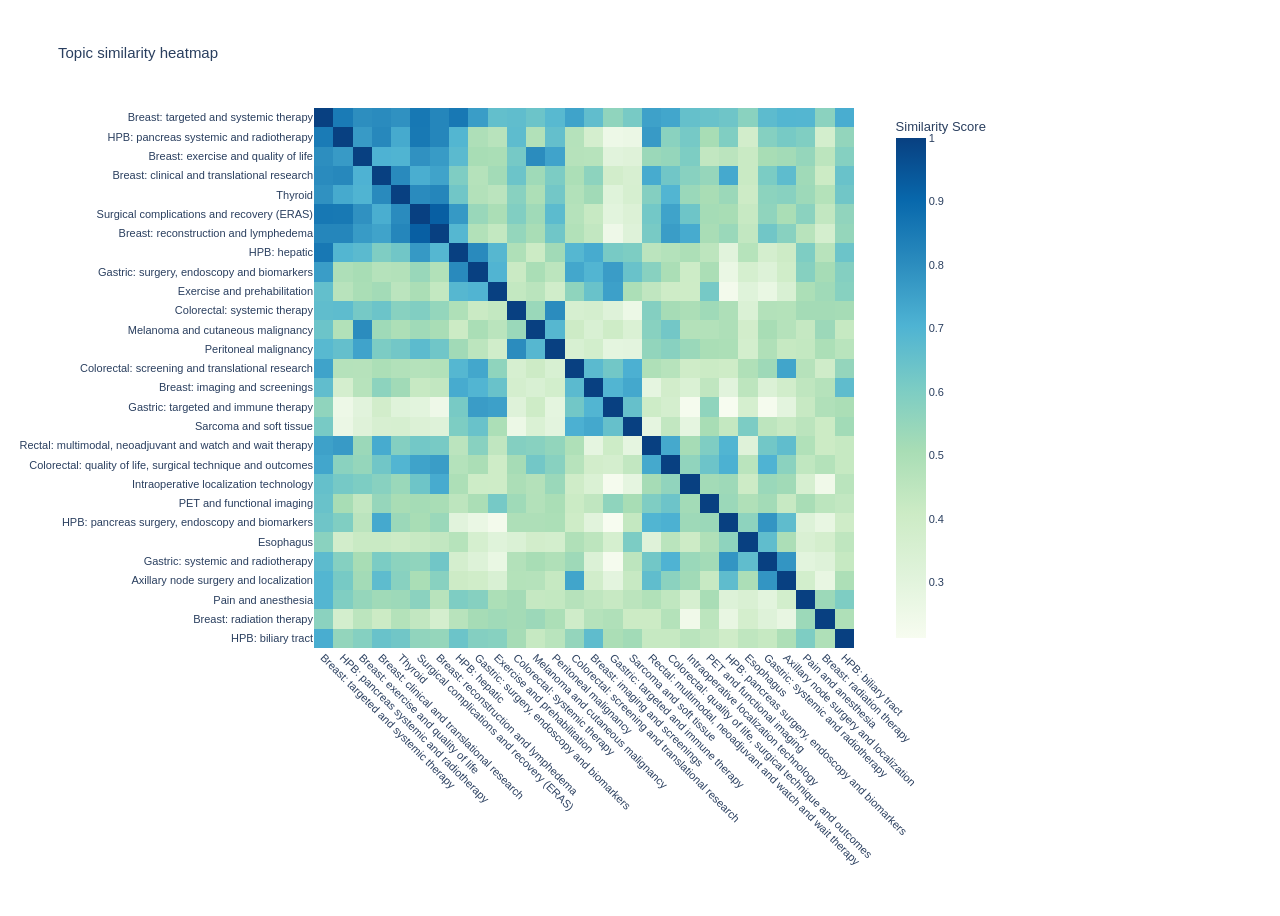
<file: docs/figures/topic_similarity_heatmap_all_topics_clustered.html>
<html>
<head><meta charset="utf-8" /></head>
<body>
    <div>                        <script type="text/javascript">window.PlotlyConfig = {MathJaxConfig: 'local'};</script>
        <script charset="utf-8" src="https://cdn.plot.ly/plotly-2.32.0.min.js"></script>                <div id="10eebbd5-5f4b-461a-95ee-37d4530d10f6" class="plotly-graph-div" style="height:900px; width:1000px;"></div>            <script type="text/javascript">                                    window.PLOTLYENV=window.PLOTLYENV || {};                                    if (document.getElementById("10eebbd5-5f4b-461a-95ee-37d4530d10f6")) {                    Plotly.newPlot(                        "10eebbd5-5f4b-461a-95ee-37d4530d10f6",                        [{"coloraxis":"coloraxis","name":"0","x":["Breast: targeted and systemic therapy","HPB: pancreas systemic and radiotherapy","Breast: exercise and quality of life","Breast: clinical and translational research","Thyroid","Surgical complications and recovery (ERAS)","Breast: reconstruction and lymphedema","HPB: hepatic","Gastric: surgery, endoscopy and biomarkers","Exercise and prehabilitation","Colorectal: systemic therapy","Melanoma and cutaneous malignancy","Peritoneal malignancy","Colorectal: screening and translational research","Breast: imaging and screenings","Gastric: targeted and immune therapy","Sarcoma and soft tissue","Rectal: multimodal, neoadjuvant and watch and wait therapy","Colorectal: quality of life, surgical technique and outcomes","Intraoperative localization technology","PET and functional imaging","HPB: pancreas surgery, endoscopy and biomarkers","Esophagus","Gastric: systemic and radiotherapy","Axillary node surgery and localization","Pain and anesthesia","Breast: radiation therapy","HPB: biliary tract"],"y":["Breast: targeted and systemic therapy","HPB: pancreas systemic and radiotherapy","Breast: exercise and quality of life","Breast: clinical and translational research","Thyroid","Surgical complications and recovery (ERAS)","Breast: reconstruction and lymphedema","HPB: hepatic","Gastric: surgery, endoscopy and biomarkers","Exercise and prehabilitation","Colorectal: systemic therapy","Melanoma and cutaneous malignancy","Peritoneal malignancy","Colorectal: screening and translational research","Breast: imaging and screenings","Gastric: targeted and immune therapy","Sarcoma and soft tissue","Rectal: multimodal, neoadjuvant and watch and wait therapy","Colorectal: quality of life, surgical technique and outcomes","Intraoperative localization technology","PET and functional imaging","HPB: pancreas surgery, endoscopy and biomarkers","Esophagus","Gastric: systemic and radiotherapy","Axillary node surgery and localization","Pain and anesthesia","Breast: radiation therapy","HPB: biliary tract"],"z":[[0.9999997615814209,0.8494721055030823,0.7986499071121216,0.8050992488861084,0.7898183465003967,0.8582682609558105,0.8189745545387268,0.85663241147995,0.7603378891944885,0.6587544679641724,0.6650691032409668,0.6392649412155151,0.6815618276596069,0.7456932663917542,0.6637260913848877,0.5610610246658325,0.6124643683433533,0.7505537867546082,0.7378180623054504,0.6546953320503235,0.6451482176780701,0.6327241659164429,0.5738118886947632,0.6723854541778564,0.6945509910583496,0.6918254494667053,0.5717989206314087,0.718703031539917],[0.8494721055030823,1.0000001192092896,0.7672929167747498,0.8141816258430481,0.7282353043556213,0.8553947806358337,0.8199653029441833,0.6942495107650757,0.490354061126709,0.4626152813434601,0.6704809665679932,0.4803568124771118,0.6559824347496033,0.47154638171195984,0.3693159520626068,0.25615692138671875,0.2650747299194336,0.7667904496192932,0.5731873512268066,0.6175886392593384,0.5067297220230103,0.5946356654167175,0.381146103143692,0.5831958651542664,0.6151735186576843,0.5958905220031738,0.3721942901611328,0.5538228750228882],[0.7986499071121216,0.7672929167747498,1.0,0.705764889717102,0.6992374658584595,0.7899978160858154,0.7655924558639526,0.6766446828842163,0.5083481669425964,0.5009006261825562,0.6177480816841125,0.8037663698196411,0.743658185005188,0.4700911045074463,0.46619510650634766,0.30600762367248535,0.31735628843307495,0.5356912016868591,0.5480282306671143,0.6020533442497253,0.43553149700164795,0.4548703134059906,0.41641780734062195,0.50636887550354,0.5194793343544006,0.5490928888320923,0.4520229697227478,0.585157573223114],[0.8050992488861084,0.8141816258430481,0.705764889717102,1.000000238418579,0.8097748160362244,0.716445803642273,0.7445025444030762,0.5975576043128967,0.4728107452392578,0.5177549719810486,0.6384925842285156,0.5261672735214233,0.6041868329048157,0.49595576524734497,0.5670298933982849,0.3818575143814087,0.3537689447402954,0.7253660559654236,0.627970814704895,0.5766670107841492,0.5474302172660828,0.7302207946777344,0.4167572855949402,0.6058789491653442,0.6701755523681641,0.5245076417922974,0.4073447585105896,0.6445027589797974],[0.7898183465003967,0.7282353043556213,0.6992374658584595,0.8097748160362244,0.9999998807907104,0.8048099875450134,0.8190732002258301,0.6288235783576965,0.4772663116455078,0.454883873462677,0.5781815052032471,0.49421072006225586,0.6241299510002136,0.4791989326477051,0.5232096910476685,0.3147834837436676,0.35929545760154724,0.5857447981834412,0.6968205571174622,0.5388771891593933,0.5055860877037048,0.5351884961128235,0.4047757387161255,0.56827312707901,0.5765885710716248,0.5308871269226074,0.47455066442489624,0.6287983655929565],[0.8582682609558105,0.8553947806358337,0.7899978160858154,0.716445803642273,0.8048099875450134,1.0,0.9229128360748291,0.7708033323287964,0.5412753820419312,0.49891000986099243,0.593474268913269,0.5257600545883179,0.6740307807922363,0.47242170572280884,0.42201319336891174,0.30203282833099365,0.3308667540550232,0.6236605644226074,0.7460604906082153,0.6342964172363281,0.5149399042129517,0.5085917711257935,0.4228871464729309,0.5603828430175781,0.5028209686279297,0.5715818405151367,0.43597546219825745,0.5572179555892944],[0.8189745545387268,0.8199653029441833,0.7655924558639526,0.7445025444030762,0.8190732002258301,0.9229128360748291,0.9999996423721313,0.6894923448562622,0.4811353087425232,0.4335786998271942,0.5505812168121338,0.5041249990463257,0.6293818950653076,0.4814411997795105,0.4365188777446747,0.25052040815353394,0.3209526538848877,0.612618088722229,0.7595990896224976,0.7250207662582397,0.5044196844100952,0.538231611251831,0.435005784034729,0.6287306547164917,0.5783004760742188,0.4632524847984314,0.3705825209617615,0.5480512976646423],[0.85663241147995,0.6942495107650757,0.6766446828842163,0.5975576043128967,0.6288235783576965,0.7708033323287964,0.6894923448562622,0.9999997615814209,0.8076707720756531,0.6870503425598145,0.4869801998138428,0.40911975502967834,0.5234807729721069,0.6892532110214233,0.7247096300125122,0.6132990717887878,0.6020445823669434,0.4550043046474457,0.47340208292007446,0.49424344301223755,0.4508710503578186,0.30647435784339905,0.46812084317207336,0.3701842725276947,0.40653347969055176,0.5988665223121643,0.462792307138443,0.6388359069824219],[0.7603378891944885,0.490354061126709,0.5083481669425964,0.4728107452392578,0.4772663116455078,0.5412753820419312,0.4811353087425232,0.8076707720756531,1.0000003576278687,0.6986830234527588,0.4145282506942749,0.5025951862335205,0.4515417218208313,0.7358524799346924,0.6957401037216187,0.7617591619491577,0.6447982788085938,0.578488826751709,0.49919623136520386,0.40167173743247986,0.500443696975708,0.2677624225616455,0.3638071119785309,0.32356178760528564,0.3905218839645386,0.5821312069892883,0.5126895308494568,0.586386501789093],[0.6587544679641724,0.4626152813434601,0.5009006261825562,0.5177549719810486,0.454883873462677,0.49891000986099243,0.4335786998271942,0.6870503425598145,0.6986830234527588,1.0000003576278687,0.4323589503765106,0.4576380252838135,0.38740724325180054,0.5611811876296997,0.6464443802833557,0.752220630645752,0.49579179286956787,0.4427478313446045,0.39814484119415283,0.40079939365386963,0.6171183586120605,0.23089760541915894,0.3141993284225464,0.2712923288345337,0.3482992649078369,0.4963207542896271,0.525802731513977,0.5797508358955383],[0.6650691032409668,0.6704809665679932,0.6177480816841125,0.6384925842285156,0.5781815052032471,0.593474268913269,0.5505812168121338,0.4869801998138428,0.4145282506942749,0.4323589503765106,0.9999998807907104,0.5374846458435059,0.8029195666313171,0.3580227494239807,0.36956655979156494,0.32056716084480286,0.25811967253685,0.5858631134033203,0.5121714472770691,0.4976288676261902,0.5277582406997681,0.49091434478759766,0.33882373571395874,0.4775151312351227,0.47573527693748474,0.51637864112854,0.5168325901031494,0.5112441778182983],[0.6392649412155151,0.4803568124771118,0.8037663698196411,0.5261672735214233,0.49421072006225586,0.5257600545883179,0.5041249990463257,0.40911975502967834,0.5025951862335205,0.4576380252838135,0.5374846458435059,1.0,0.6875271201133728,0.4054368734359741,0.3479290008544922,0.4007177948951721,0.3398269712924957,0.5768606662750244,0.6243566274642944,0.4759722948074341,0.4781961441040039,0.49164342880249023,0.3809419572353363,0.5083475708961487,0.4714517593383789,0.4273853898048401,0.5345837473869324,0.4261763095855713],[0.6815618276596069,0.6559824347496033,0.743658185005188,0.6041868329048157,0.6241299510002136,0.6740307807922363,0.6293818950653076,0.5234807729721069,0.4515417218208313,0.38740724325180054,0.8029195666313171,0.6875271201133728,0.9999997019767761,0.35252246260643005,0.37702110409736633,0.29147273302078247,0.2975620925426483,0.5555949211120605,0.5781641006469727,0.5390977263450623,0.5026262402534485,0.4967304468154907,0.3753248155117035,0.4861033260822296,0.42475274205207825,0.43304169178009033,0.4960530400276184,0.46013200283050537],[0.7456932663917542,0.47154638171195984,0.4700911045074463,0.49595576524734497,0.4791989326477051,0.47242170572280884,0.4814411997795105,0.6892532110214233,0.7358524799346924,0.5611811876296997,0.3580227494239807,0.4054368734359741,0.35252246260643005,1.000000238418579,0.6767672300338745,0.6252157092094421,0.7110041975975037,0.4894530773162842,0.4662090241909027,0.3933993875980377,0.411569744348526,0.39826780557632446,0.48683393001556396,0.528779923915863,0.739976167678833,0.4695137143135071,0.39238372445106506,0.5510932207107544],[0.6637260913848877,0.3693159520626068,0.46619510650634766,0.5670298933982849,0.5232096910476685,0.42201319336891174,0.4365188777446747,0.7247096300125122,0.6957401037216187,0.6464443802833557,0.36956655979156494,0.3479290008544922,0.37702110409736633,0.6767672300338745,1.000000238418579,0.6954843401908875,0.7314717173576355,0.28922146558761597,0.38027626276016235,0.34098947048187256,0.4418261647224426,0.3071040213108063,0.4496473968029022,0.33272451162338257,0.38244229555130005,0.4446184039115906,0.4730183184146881,0.6681407690048218],[0.5610610246658325,0.25615692138671875,0.30600762367248535,0.3818575143814087,0.3147834837436676,0.30203282833099365,0.25052040815353394,0.6132990717887878,0.7617591619491577,0.752220630645752,0.32056716084480286,0.4007177948951721,0.29147273302078247,0.6252157092094421,0.6954843401908875,0.9999997615814209,0.6513348817825317,0.4019933044910431,0.37039586901664734,0.22117675840854645,0.5612707138061523,0.2119990587234497,0.3653024137020111,0.22122342884540558,0.2971540689468384,0.42233806848526,0.4845205545425415,0.4998212456703186],[0.6124643683433533,0.2650747299194336,0.31735628843307495,0.3537689447402954,0.35929545760154724,0.3308667540550232,0.3209526538848877,0.6020445823669434,0.6447982788085938,0.49579179286956787,0.25811967253685,0.3398269712924957,0.2975620925426483,0.7110041975975037,0.7314717173576355,0.6513348817825317,0.9999998807907104,0.2878287434577942,0.4359520673751831,0.2887895107269287,0.5083134174346924,0.4322119951248169,0.6047129034996033,0.451057493686676,0.421329528093338,0.4558579921722412,0.41014713048934937,0.5197535753250122],[0.7505537867546082,0.7667904496192932,0.5356912016868591,0.7253660559654236,0.5857447981834412,0.6236605644226074,0.612618088722229,0.4550043046474457,0.578488826751709,0.4427478313446045,0.5858631134033203,0.5768606662750244,0.5555949211120605,0.4894530773162842,0.28922146558761597,0.4019933044910431,0.2878287434577942,0.9999998807907104,0.7307978868484497,0.5108156800270081,0.5977259278297424,0.6980829238891602,0.31781452894210815,0.6256030201911926,0.6653869152069092,0.482545405626297,0.4095442593097687,0.4253796339035034],[0.7378180623054504,0.5731873512268066,0.5480282306671143,0.627970814704895,0.6968205571174622,0.7460604906082153,0.7595990896224976,0.47340208292007446,0.49919623136520386,0.39814484119415283,0.5121714472770691,0.6243566274642944,0.5781641006469727,0.4662090241909027,0.38027626276016235,0.37039586901664734,0.4359520673751831,0.7307978868484497,1.0,0.5586050152778625,0.6371122002601624,0.7088423371315002,0.4594554007053375,0.7030221223831177,0.5717200636863708,0.4405295252799988,0.474477082490921,0.42476046085357666],[0.6546953320503235,0.6175886392593384,0.6020533442497253,0.5766670107841492,0.5388771891593933,0.6342964172363281,0.7250207662582397,0.49424344301223755,0.40167173743247986,0.40079939365386963,0.4976288676261902,0.4759722948074341,0.5390977263450623,0.3933993875980377,0.34098947048187256,0.22117675840854645,0.2887895107269287,0.5108156800270081,0.5586050152778625,0.9999998807907104,0.5178253054618835,0.5289650559425354,0.40535593032836914,0.5371325016021729,0.5227190256118774,0.3580549359321594,0.24275559186935425,0.458621084690094],[0.6451482176780701,0.5067297220230103,0.43553149700164795,0.5474302172660828,0.5055860877037048,0.5149399042129517,0.5044196844100952,0.4508710503578186,0.500443696975708,0.6171183586120605,0.5277582406997681,0.4781961441040039,0.5026262402534485,0.411569744348526,0.4418261647224426,0.5612707138061523,0.5083134174346924,0.5977259278297424,0.6371122002601624,0.5178253054618835,1.0,0.5365049242973328,0.4867886006832123,0.5182448625564575,0.4236406683921814,0.5040867328643799,0.45275193452835083,0.4354373812675476],[0.6327241659164429,0.5946356654167175,0.4548703134059906,0.7302207946777344,0.5351884961128235,0.5085917711257935,0.538231611251831,0.30647435784339905,0.2677624225616455,0.23089760541915894,0.49091434478759766,0.49164342880249023,0.4967304468154907,0.39826780557632446,0.3071040213108063,0.2119990587234497,0.4322119951248169,0.6980829238891602,0.7088423371315002,0.5289650559425354,0.5365049242973328,1.0,0.5644739866256714,0.7805247902870178,0.6682280898094177,0.32450205087661743,0.2783418893814087,0.3941190242767334],[0.5738118886947632,0.381146103143692,0.41641780734062195,0.4167572855949402,0.4047757387161255,0.4228871464729309,0.435005784034729,0.46812084317207336,0.3638071119785309,0.3141993284225464,0.33882373571395874,0.3809419572353363,0.3753248155117035,0.48683393001556396,0.4496473968029022,0.3653024137020111,0.6047129034996033,0.31781452894210815,0.4594554007053375,0.40535593032836914,0.4867886006832123,0.5644739866256714,1.000000238418579,0.6648252010345459,0.49730628728866577,0.346233069896698,0.3718247711658478,0.44332778453826904],[0.6723854541778564,0.5831958651542664,0.50636887550354,0.6058789491653442,0.56827312707901,0.5603828430175781,0.6287306547164917,0.3701842725276947,0.32356178760528564,0.2712923288345337,0.4775151312351227,0.5083475708961487,0.4861033260822296,0.528779923915863,0.33272451162338257,0.22122342884540558,0.451057493686676,0.6256030201911926,0.7030221223831177,0.5371325016021729,0.5182448625564575,0.7805247902870178,0.6648252010345459,1.000000238418579,0.7802433967590332,0.30303511023521423,0.3190150856971741,0.42503106594085693],[0.6945509910583496,0.6151735186576843,0.5194793343544006,0.6701755523681641,0.5765885710716248,0.5028209686279297,0.5783004760742188,0.40653347969055176,0.3905218839645386,0.3482992649078369,0.47573527693748474,0.4714517593383789,0.42475274205207825,0.739976167678833,0.38244229555130005,0.2971540689468384,0.421329528093338,0.6653869152069092,0.5717200636863708,0.5227190256118774,0.4236406683921814,0.6682280898094177,0.49730628728866577,0.7802433967590332,0.9999999403953552,0.3773258924484253,0.27687349915504456,0.49458062648773193],[0.6918254494667053,0.5958905220031738,0.5490928888320923,0.5245076417922974,0.5308871269226074,0.5715818405151367,0.4632524847984314,0.5988665223121643,0.5821312069892883,0.4963207542896271,0.51637864112854,0.4273853898048401,0.43304169178009033,0.4695137143135071,0.4446184039115906,0.42233806848526,0.4558579921722412,0.482545405626297,0.4405295252799988,0.3580549359321594,0.5040867328643799,0.32450205087661743,0.346233069896698,0.30303511023521423,0.3773258924484253,1.0,0.5327419638633728,0.5996949672698975],[0.5717989206314087,0.3721942901611328,0.4520229697227478,0.4073447585105896,0.47455066442489624,0.43597546219825745,0.3705825209617615,0.462792307138443,0.5126895308494568,0.525802731513977,0.5168325901031494,0.5345837473869324,0.4960530400276184,0.39238372445106506,0.4730183184146881,0.4845205545425415,0.41014713048934937,0.4095442593097687,0.474477082490921,0.24275559186935425,0.45275193452835083,0.2783418893814087,0.3718247711658478,0.3190150856971741,0.27687349915504456,0.5327419638633728,1.000000238418579,0.48942098021507263],[0.718703031539917,0.5538228750228882,0.585157573223114,0.6445027589797974,0.6287983655929565,0.5572179555892944,0.5480512976646423,0.6388359069824219,0.586386501789093,0.5797508358955383,0.5112441778182983,0.4261763095855713,0.46013200283050537,0.5510932207107544,0.6681407690048218,0.4998212456703186,0.5197535753250122,0.4253796339035034,0.42476046085357666,0.458621084690094,0.4354373812675476,0.3941190242767334,0.44332778453826904,0.42503106594085693,0.49458062648773193,0.5996949672698975,0.48942098021507263,1.0]],"type":"heatmap","xaxis":"x","yaxis":"y","hovertemplate":"x: %{x}\u003cbr\u003ey: %{y}\u003cbr\u003eSimilarity Score: %{z}\u003cextra\u003e\u003c\u002fextra\u003e"}],                        {"template":{"data":{"histogram2dcontour":[{"type":"histogram2dcontour","colorbar":{"outlinewidth":0,"ticks":""},"colorscale":[[0.0,"#0d0887"],[0.1111111111111111,"#46039f"],[0.2222222222222222,"#7201a8"],[0.3333333333333333,"#9c179e"],[0.4444444444444444,"#bd3786"],[0.5555555555555556,"#d8576b"],[0.6666666666666666,"#ed7953"],[0.7777777777777778,"#fb9f3a"],[0.8888888888888888,"#fdca26"],[1.0,"#f0f921"]]}],"choropleth":[{"type":"choropleth","colorbar":{"outlinewidth":0,"ticks":""}}],"histogram2d":[{"type":"histogram2d","colorbar":{"outlinewidth":0,"ticks":""},"colorscale":[[0.0,"#0d0887"],[0.1111111111111111,"#46039f"],[0.2222222222222222,"#7201a8"],[0.3333333333333333,"#9c179e"],[0.4444444444444444,"#bd3786"],[0.5555555555555556,"#d8576b"],[0.6666666666666666,"#ed7953"],[0.7777777777777778,"#fb9f3a"],[0.8888888888888888,"#fdca26"],[1.0,"#f0f921"]]}],"heatmap":[{"type":"heatmap","colorbar":{"outlinewidth":0,"ticks":""},"colorscale":[[0.0,"#0d0887"],[0.1111111111111111,"#46039f"],[0.2222222222222222,"#7201a8"],[0.3333333333333333,"#9c179e"],[0.4444444444444444,"#bd3786"],[0.5555555555555556,"#d8576b"],[0.6666666666666666,"#ed7953"],[0.7777777777777778,"#fb9f3a"],[0.8888888888888888,"#fdca26"],[1.0,"#f0f921"]]}],"heatmapgl":[{"type":"heatmapgl","colorbar":{"outlinewidth":0,"ticks":""},"colorscale":[[0.0,"#0d0887"],[0.1111111111111111,"#46039f"],[0.2222222222222222,"#7201a8"],[0.3333333333333333,"#9c179e"],[0.4444444444444444,"#bd3786"],[0.5555555555555556,"#d8576b"],[0.6666666666666666,"#ed7953"],[0.7777777777777778,"#fb9f3a"],[0.8888888888888888,"#fdca26"],[1.0,"#f0f921"]]}],"contourcarpet":[{"type":"contourcarpet","colorbar":{"outlinewidth":0,"ticks":""}}],"contour":[{"type":"contour","colorbar":{"outlinewidth":0,"ticks":""},"colorscale":[[0.0,"#0d0887"],[0.1111111111111111,"#46039f"],[0.2222222222222222,"#7201a8"],[0.3333333333333333,"#9c179e"],[0.4444444444444444,"#bd3786"],[0.5555555555555556,"#d8576b"],[0.6666666666666666,"#ed7953"],[0.7777777777777778,"#fb9f3a"],[0.8888888888888888,"#fdca26"],[1.0,"#f0f921"]]}],"surface":[{"type":"surface","colorbar":{"outlinewidth":0,"ticks":""},"colorscale":[[0.0,"#0d0887"],[0.1111111111111111,"#46039f"],[0.2222222222222222,"#7201a8"],[0.3333333333333333,"#9c179e"],[0.4444444444444444,"#bd3786"],[0.5555555555555556,"#d8576b"],[0.6666666666666666,"#ed7953"],[0.7777777777777778,"#fb9f3a"],[0.8888888888888888,"#fdca26"],[1.0,"#f0f921"]]}],"mesh3d":[{"type":"mesh3d","colorbar":{"outlinewidth":0,"ticks":""}}],"scatter":[{"fillpattern":{"fillmode":"overlay","size":10,"solidity":0.2},"type":"scatter"}],"parcoords":[{"type":"parcoords","line":{"colorbar":{"outlinewidth":0,"ticks":""}}}],"scatterpolargl":[{"type":"scatterpolargl","marker":{"colorbar":{"outlinewidth":0,"ticks":""}}}],"bar":[{"error_x":{"color":"#2a3f5f"},"error_y":{"color":"#2a3f5f"},"marker":{"line":{"color":"#E5ECF6","width":0.5},"pattern":{"fillmode":"overlay","size":10,"solidity":0.2}},"type":"bar"}],"scattergeo":[{"type":"scattergeo","marker":{"colorbar":{"outlinewidth":0,"ticks":""}}}],"scatterpolar":[{"type":"scatterpolar","marker":{"colorbar":{"outlinewidth":0,"ticks":""}}}],"histogram":[{"marker":{"pattern":{"fillmode":"overlay","size":10,"solidity":0.2}},"type":"histogram"}],"scattergl":[{"type":"scattergl","marker":{"colorbar":{"outlinewidth":0,"ticks":""}}}],"scatter3d":[{"type":"scatter3d","line":{"colorbar":{"outlinewidth":0,"ticks":""}},"marker":{"colorbar":{"outlinewidth":0,"ticks":""}}}],"scattermapbox":[{"type":"scattermapbox","marker":{"colorbar":{"outlinewidth":0,"ticks":""}}}],"scatterternary":[{"type":"scatterternary","marker":{"colorbar":{"outlinewidth":0,"ticks":""}}}],"scattercarpet":[{"type":"scattercarpet","marker":{"colorbar":{"outlinewidth":0,"ticks":""}}}],"carpet":[{"aaxis":{"endlinecolor":"#2a3f5f","gridcolor":"white","linecolor":"white","minorgridcolor":"white","startlinecolor":"#2a3f5f"},"baxis":{"endlinecolor":"#2a3f5f","gridcolor":"white","linecolor":"white","minorgridcolor":"white","startlinecolor":"#2a3f5f"},"type":"carpet"}],"table":[{"cells":{"fill":{"color":"#EBF0F8"},"line":{"color":"white"}},"header":{"fill":{"color":"#C8D4E3"},"line":{"color":"white"}},"type":"table"}],"barpolar":[{"marker":{"line":{"color":"#E5ECF6","width":0.5},"pattern":{"fillmode":"overlay","size":10,"solidity":0.2}},"type":"barpolar"}],"pie":[{"automargin":true,"type":"pie"}]},"layout":{"autotypenumbers":"strict","colorway":["#636efa","#EF553B","#00cc96","#ab63fa","#FFA15A","#19d3f3","#FF6692","#B6E880","#FF97FF","#FECB52"],"font":{"color":"#2a3f5f"},"hovermode":"closest","hoverlabel":{"align":"left"},"paper_bgcolor":"white","plot_bgcolor":"#E5ECF6","polar":{"bgcolor":"#E5ECF6","angularaxis":{"gridcolor":"white","linecolor":"white","ticks":""},"radialaxis":{"gridcolor":"white","linecolor":"white","ticks":""}},"ternary":{"bgcolor":"#E5ECF6","aaxis":{"gridcolor":"white","linecolor":"white","ticks":""},"baxis":{"gridcolor":"white","linecolor":"white","ticks":""},"caxis":{"gridcolor":"white","linecolor":"white","ticks":""}},"coloraxis":{"colorbar":{"outlinewidth":0,"ticks":""}},"colorscale":{"sequential":[[0.0,"#0d0887"],[0.1111111111111111,"#46039f"],[0.2222222222222222,"#7201a8"],[0.3333333333333333,"#9c179e"],[0.4444444444444444,"#bd3786"],[0.5555555555555556,"#d8576b"],[0.6666666666666666,"#ed7953"],[0.7777777777777778,"#fb9f3a"],[0.8888888888888888,"#fdca26"],[1.0,"#f0f921"]],"sequentialminus":[[0.0,"#0d0887"],[0.1111111111111111,"#46039f"],[0.2222222222222222,"#7201a8"],[0.3333333333333333,"#9c179e"],[0.4444444444444444,"#bd3786"],[0.5555555555555556,"#d8576b"],[0.6666666666666666,"#ed7953"],[0.7777777777777778,"#fb9f3a"],[0.8888888888888888,"#fdca26"],[1.0,"#f0f921"]],"diverging":[[0,"#8e0152"],[0.1,"#c51b7d"],[0.2,"#de77ae"],[0.3,"#f1b6da"],[0.4,"#fde0ef"],[0.5,"#f7f7f7"],[0.6,"#e6f5d0"],[0.7,"#b8e186"],[0.8,"#7fbc41"],[0.9,"#4d9221"],[1,"#276419"]]},"xaxis":{"gridcolor":"white","linecolor":"white","ticks":"","title":{"standoff":15},"zerolinecolor":"white","automargin":true,"zerolinewidth":2},"yaxis":{"gridcolor":"white","linecolor":"white","ticks":"","title":{"standoff":15},"zerolinecolor":"white","automargin":true,"zerolinewidth":2},"scene":{"xaxis":{"backgroundcolor":"#E5ECF6","gridcolor":"white","linecolor":"white","showbackground":true,"ticks":"","zerolinecolor":"white","gridwidth":2},"yaxis":{"backgroundcolor":"#E5ECF6","gridcolor":"white","linecolor":"white","showbackground":true,"ticks":"","zerolinecolor":"white","gridwidth":2},"zaxis":{"backgroundcolor":"#E5ECF6","gridcolor":"white","linecolor":"white","showbackground":true,"ticks":"","zerolinecolor":"white","gridwidth":2}},"shapedefaults":{"line":{"color":"#2a3f5f"}},"annotationdefaults":{"arrowcolor":"#2a3f5f","arrowhead":0,"arrowwidth":1},"geo":{"bgcolor":"white","landcolor":"#E5ECF6","subunitcolor":"white","showland":true,"showlakes":true,"lakecolor":"white"},"title":{"x":0.05},"mapbox":{"style":"light"}}},"xaxis":{"anchor":"y","domain":[0.0,1.0],"scaleanchor":"y","constrain":"domain","tickangle":45,"automargin":true},"yaxis":{"anchor":"x","domain":[0.0,1.0],"autorange":"reversed","constrain":"domain","automargin":true},"coloraxis":{"colorbar":{"title":{"text":"Similarity Score"}},"colorscale":[[0.0,"rgb(247,252,240)"],[0.125,"rgb(224,243,219)"],[0.25,"rgb(204,235,197)"],[0.375,"rgb(168,221,181)"],[0.5,"rgb(123,204,196)"],[0.625,"rgb(78,179,211)"],[0.75,"rgb(43,140,190)"],[0.875,"rgb(8,104,172)"],[1.0,"rgb(8,64,129)"]]},"margin":{"t":100,"l":260,"r":40,"b":260},"title":{"text":"Topic similarity heatmap"},"hoverlabel":{"font":{"size":16,"family":"Rockwell"},"bgcolor":"white"},"width":1000,"height":900,"showlegend":true,"legend":{"title":{"text":"Trend"}},"font":{"size":11}},                        {"responsive": true}                    )                };                            </script>        </div>
</body>
</html>
</file>
<file: docs/styles.css>
/* ============================================================
   Surgical Oncology Topic Modeling Dashboard
   Static GitHub Pages-ready framework
   ============================================================ */

:root {
  --bg: #f5f7fb;
  --ink: #18202f;
  --muted: #667085;
  --card: #ffffff;
  --line: #e5e7eb;
  --blue: #1e3a8a;
  --blue-2: #2563eb;
  --blue-3: #60a5fa;
  --green: #10b981;
  --shadow: 0 18px 45px rgba(15, 23, 42, 0.10);
  --radius: 20px;
  --max-width: 1500px;
}

* {
  box-sizing: border-box;
}

html {
  scroll-behavior: smooth;
}

body {
  margin: 0;
  font-family:
    Inter,
    ui-sans-serif,
    system-ui,
    -apple-system,
    BlinkMacSystemFont,
    "Segoe UI",
    Arial,
    sans-serif;
  background: var(--bg);
  color: var(--ink);
}

a {
  color: inherit;
}

code {
  padding: 0.1rem 0.35rem;
  border-radius: 0.4rem;
  background: #eef2ff;
  color: #1e3a8a;
  font-size: 0.92em;
}

/* ---------- Navigation ---------- */

.topbar {
  position: sticky;
  top: 0;
  z-index: 10;
  display: flex;
  align-items: center;
  justify-content: space-between;
  padding: 14px 7%;
  background: rgba(255, 255, 255, 0.88);
  border-bottom: 1px solid var(--line);
  backdrop-filter: blur(14px);
}

.brand {
  font-weight: 850;
  letter-spacing: -0.03em;
  color: var(--blue);
  text-decoration: none;
}

.nav {
  display: flex;
  gap: 20px;
  font-size: 0.92rem;
}

.nav a {
  color: var(--muted);
  text-decoration: none;
  font-weight: 650;
}

.nav a:hover {
  color: var(--blue-2);
}

.nav-toggle {
  display: none;
  border: 1px solid var(--line);
  background: white;
  border-radius: 10px;
  padding: 7px 10px;
  font-size: 1.1rem;
  cursor: pointer;
}

/* ---------- Hero ---------- */

.hero {
  padding: 76px 7% 64px;
  color: white;
  background:
    radial-gradient(circle at 15% 25%, rgba(96, 165, 250, 0.45), transparent 28%),
    radial-gradient(circle at 85% 10%, rgba(125, 211, 252, 0.30), transparent 32%),
    linear-gradient(135deg, #0f172a 0%, #1e3a8a 55%, #1d4ed8 100%);
}

.hero-grid {
  display: grid;
  grid-template-columns: 1.25fr 0.75fr;
  gap: 42px;
  align-items: center;
  max-width: var(--max-width);
  margin: 0 auto;
}

.kicker {
  display: inline-flex;
  align-items: center;
  gap: 8px;
  padding: 7px 12px;
  margin-bottom: 18px;
  border: 1px solid rgba(255, 255, 255, 0.28);
  border-radius: 999px;
  background: rgba(255, 255, 255, 0.10);
  font-size: 0.86rem;
  font-weight: 700;
}

.hero h1 {
  max-width: 980px;
  margin: 0 0 18px;
  font-size: clamp(2.2rem, 5vw, 4.8rem);
  line-height: 0.98;
  letter-spacing: -0.06em;
}

.hero p {
  max-width: 840px;
  margin: 0;
  color: rgba(255, 255, 255, 0.86);
  font-size: 1.12rem;
  line-height: 1.7;
}

.hero-actions {
  display: flex;
  flex-wrap: wrap;
  gap: 12px;
  margin-top: 28px;
}

.button {
  display: inline-flex;
  align-items: center;
  justify-content: center;
  min-height: 44px;
  padding: 0 18px;
  border-radius: 999px;
  font-weight: 750;
  text-decoration: none;
}

.button.primary {
  background: white;
  color: var(--blue);
}

.button.secondary {
  color: white;
  border: 1px solid rgba(255, 255, 255, 0.35);
  background: rgba(255, 255, 255, 0.10);
}

.hero-note {
  padding: 24px;
  border-radius: var(--radius);
  background: rgba(255, 255, 255, 0.12);
  border: 1px solid rgba(255, 255, 255, 0.20);
  box-shadow: 0 24px 70px rgba(0, 0, 0, 0.20);
}

.hero-note h3 {
  margin: 0 0 10px;
  font-size: 1.05rem;
}

.hero-note ul {
  margin: 0;
  padding-left: 20px;
  color: rgba(255, 255, 255, 0.82);
  line-height: 1.8;
  font-size: 0.95rem;
}

/* ---------- Main Layout ---------- */

main {
  max-width: var(--max-width);
  margin: 0 auto;
  padding: 34px 7% 64px;
}

/* ---------- Metrics ---------- */

.metrics {
  display: grid;
  grid-template-columns: repeat(4, minmax(0, 1fr));
  gap: 18px;
  margin-top: -58px;
  margin-bottom: 30px;
}

.metric {
  padding: 22px;
  border-radius: var(--radius);
  background: var(--card);
  box-shadow: var(--shadow);
  border: 1px solid rgba(226, 232, 240, 0.80);
}

.metric span {
  display: block;
  margin-bottom: 8px;
  color: var(--muted);
  font-size: 0.82rem;
  font-weight: 800;
  text-transform: uppercase;
  letter-spacing: 0.08em;
}

.metric strong {
  display: block;
  font-size: 2rem;
  letter-spacing: -0.04em;
}

.metric small {
  display: block;
  margin-top: 8px;
  color: var(--muted);
  line-height: 1.4;
}

/* ---------- Section Headers ---------- */

.section-head {
  display: flex;
  align-items: end;
  justify-content: space-between;
  gap: 24px;
  margin: 28px 0 18px;
}

.section-head h2,
.methods h2,
.download h2 {
  margin: 0 0 8px;
  font-size: 1.8rem;
  letter-spacing: -0.04em;
}

.section-head p,
.methods p,
.download p {
  max-width: 800px;
  margin: 0;
  color: var(--muted);
  line-height: 1.6;
}

.pill-row {
  display: flex;
  flex-wrap: wrap;
  gap: 10px;
}

.pill {
  padding: 9px 12px;
  border-radius: 999px;
  background: white;
  border: 1px solid var(--line);
  color: var(--muted);
  font-size: 0.86rem;
  font-weight: 700;
  white-space: nowrap;
}

/* ---------- Figure Cards ---------- */

.dashboard-grid {
  display: grid;
  grid-template-columns: 1fr;
  gap: 24px;
}

.card {
  overflow: hidden;
  border-radius: var(--radius);
  background: var(--card);
  box-shadow: var(--shadow);
  border: 1px solid rgba(226, 232, 240, 0.80);
}

.card.wide {
  grid-column: 1 / -1;
}

.card-header {
  display: flex;
  align-items: start;
  justify-content: space-between;
  gap: 16px;
  padding: 22px 24px 16px;
  border-bottom: 1px solid var(--line);
}

.card-header h3 {
  margin: 0 0 6px;
  font-size: 1.12rem;
  letter-spacing: -0.02em;
}

.card-header p {
  margin: 0;
  color: var(--muted);
  line-height: 1.5;
  font-size: 0.93rem;
}

.open-link {
  flex: 0 0 auto;
  border-radius: 999px;
  padding: 8px 11px;
  color: var(--blue-2);
  background: #eff6ff;
  text-decoration: none;
  font-weight: 750;
  font-size: 0.84rem;
}

.open-link:hover {
  background: #dbeafe;
}

.figure-frame {
  display: block;
  width: 100%;
  height: 560px;
  border: 0;
  background: white;
}

.figure-frame.large {
  height: 710px;
}

/* ---------- Methods/Data Sections ---------- */

.methods,
.download {
  margin-top: 34px;
  padding: 28px;
  border-radius: var(--radius);
  background: white;
  box-shadow: var(--shadow);
  border: 1px solid rgba(226, 232, 240, 0.80);
}

.methods {
  display: grid;
  grid-template-columns: 1fr 0.8fr;
  gap: 26px;
}

.methods-card {
  padding: 20px;
  border-radius: 16px;
  background: #f8fafc;
  border: 1px solid var(--line);
}

.methods-card h3 {
  margin: 0 0 10px;
}

.methods-card ol {
  margin: 0;
  padding-left: 20px;
  color: var(--muted);
  line-height: 1.75;
}

.download-grid {
  display: grid;
  grid-template-columns: repeat(3, minmax(0, 1fr));
  gap: 14px;
  margin-top: 20px;
}

.download-card {
  display: block;
  padding: 18px;
  border-radius: 16px;
  background: #f8fafc;
  border: 1px solid var(--line);
  text-decoration: none;
}

.download-card strong {
  display: block;
  margin-bottom: 6px;
}

.download-card span {
  color: var(--muted);
  font-size: 0.9rem;
}

.download-card[aria-disabled="true"] {
  cursor: not-allowed;
}

/* ---------- Footer ---------- */

footer {
  padding: 28px 7%;
  color: var(--muted);
  border-top: 1px solid var(--line);
  background: white;
  font-size: 0.92rem;
}

footer p {
  max-width: var(--max-width);
  margin: 0 auto;
}

/* ---------- Responsive ---------- */

@media (max-width: 1000px) {
  .hero-grid,
  .dashboard-grid,
  .metrics,
  .methods,
  .download-grid {
    grid-template-columns: 1fr;
  }

  .card.wide {
    grid-column: span 1;
  }

  .metrics {
    margin-top: 24px;
  }

  .section-head {
    align-items: start;
    flex-direction: column;
  }

  .figure-frame,
  .figure-frame.large {
    height: 520px;
  }
}

@media (max-width: 760px) {
  .topbar {
    align-items: flex-start;
    flex-wrap: wrap;
  }

  .nav-toggle {
    display: block;
  }

  .nav {
    display: none;
    width: 100%;
    flex-direction: column;
    gap: 10px;
    padding-top: 14px;
  }

  .nav.open {
    display: flex;
  }

  .hero,
  main,
  footer {
    padding-left: 5%;
    padding-right: 5%;
  }

  .hero {
    padding-top: 52px;
  }

  .card-header {
    flex-direction: column;
  }

  .figure-frame,
  .figure-frame.large {
    height: 460px;
  }
}
</file>
